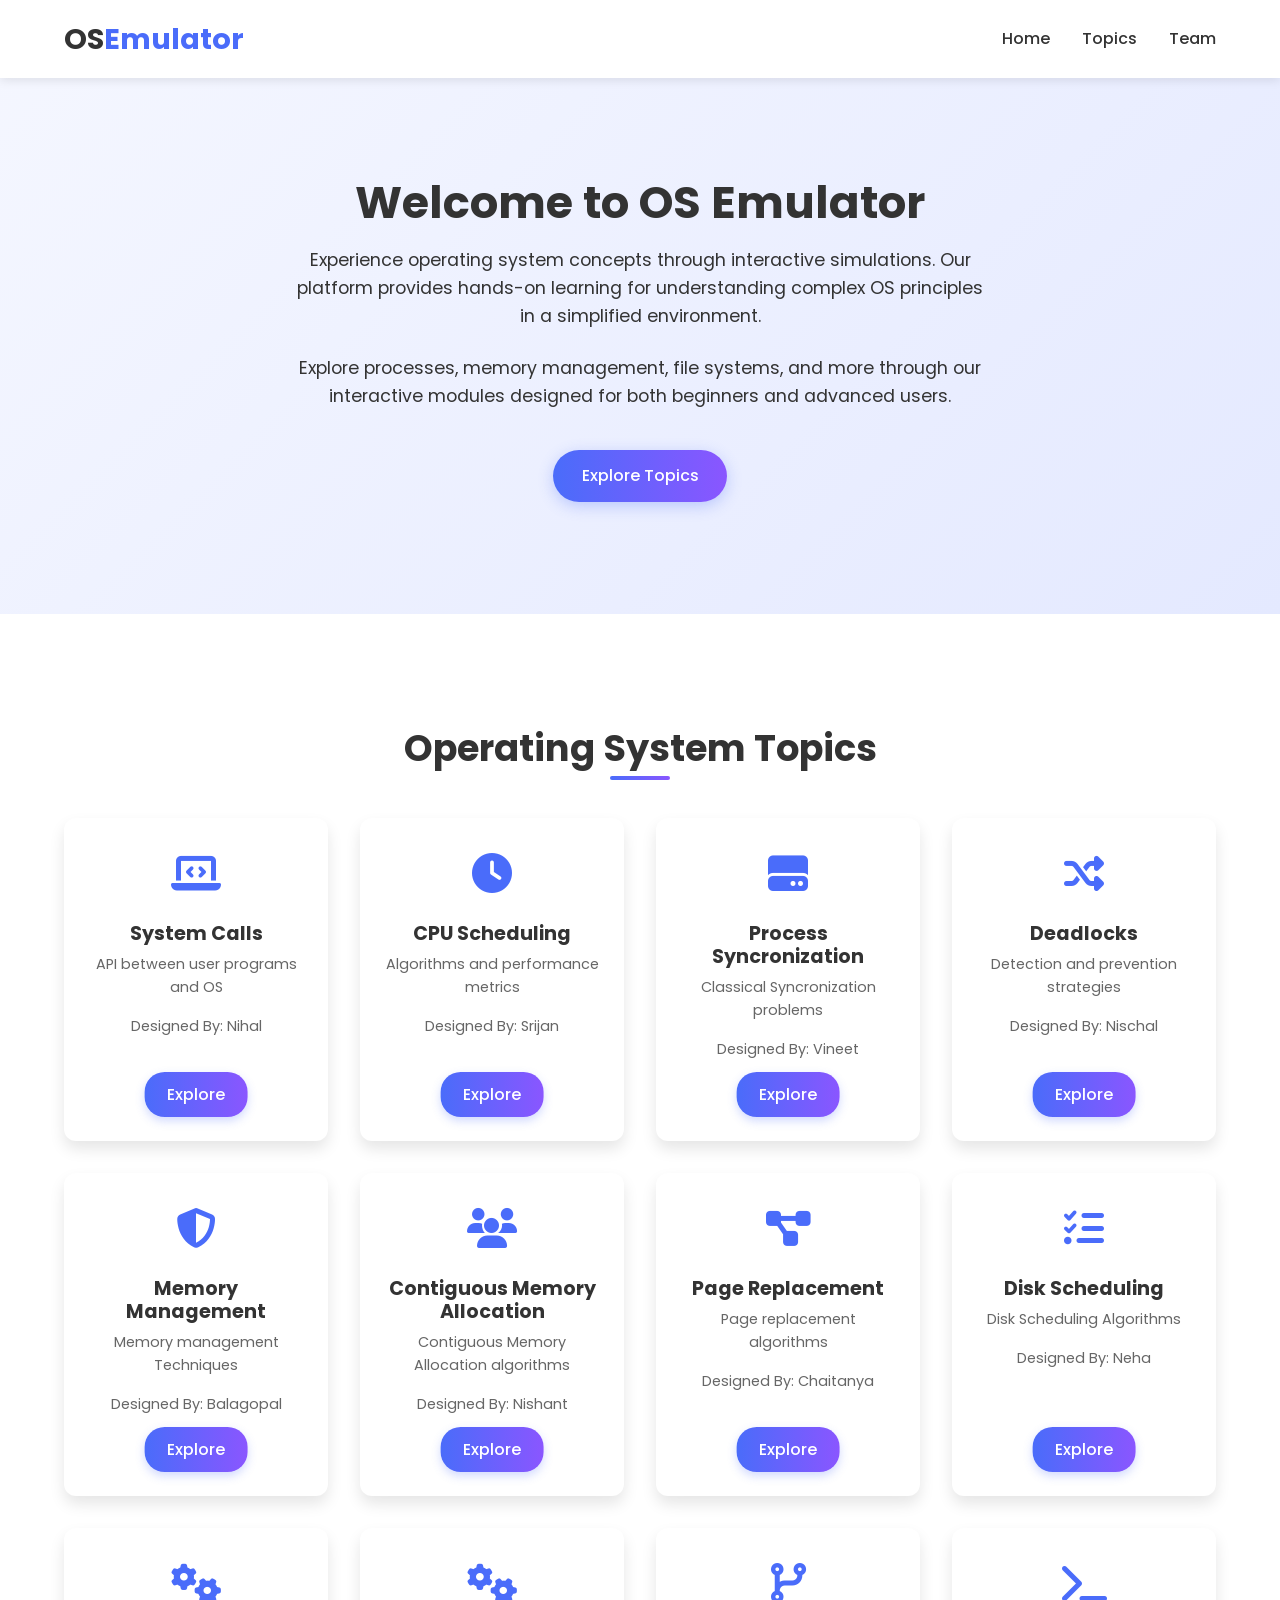
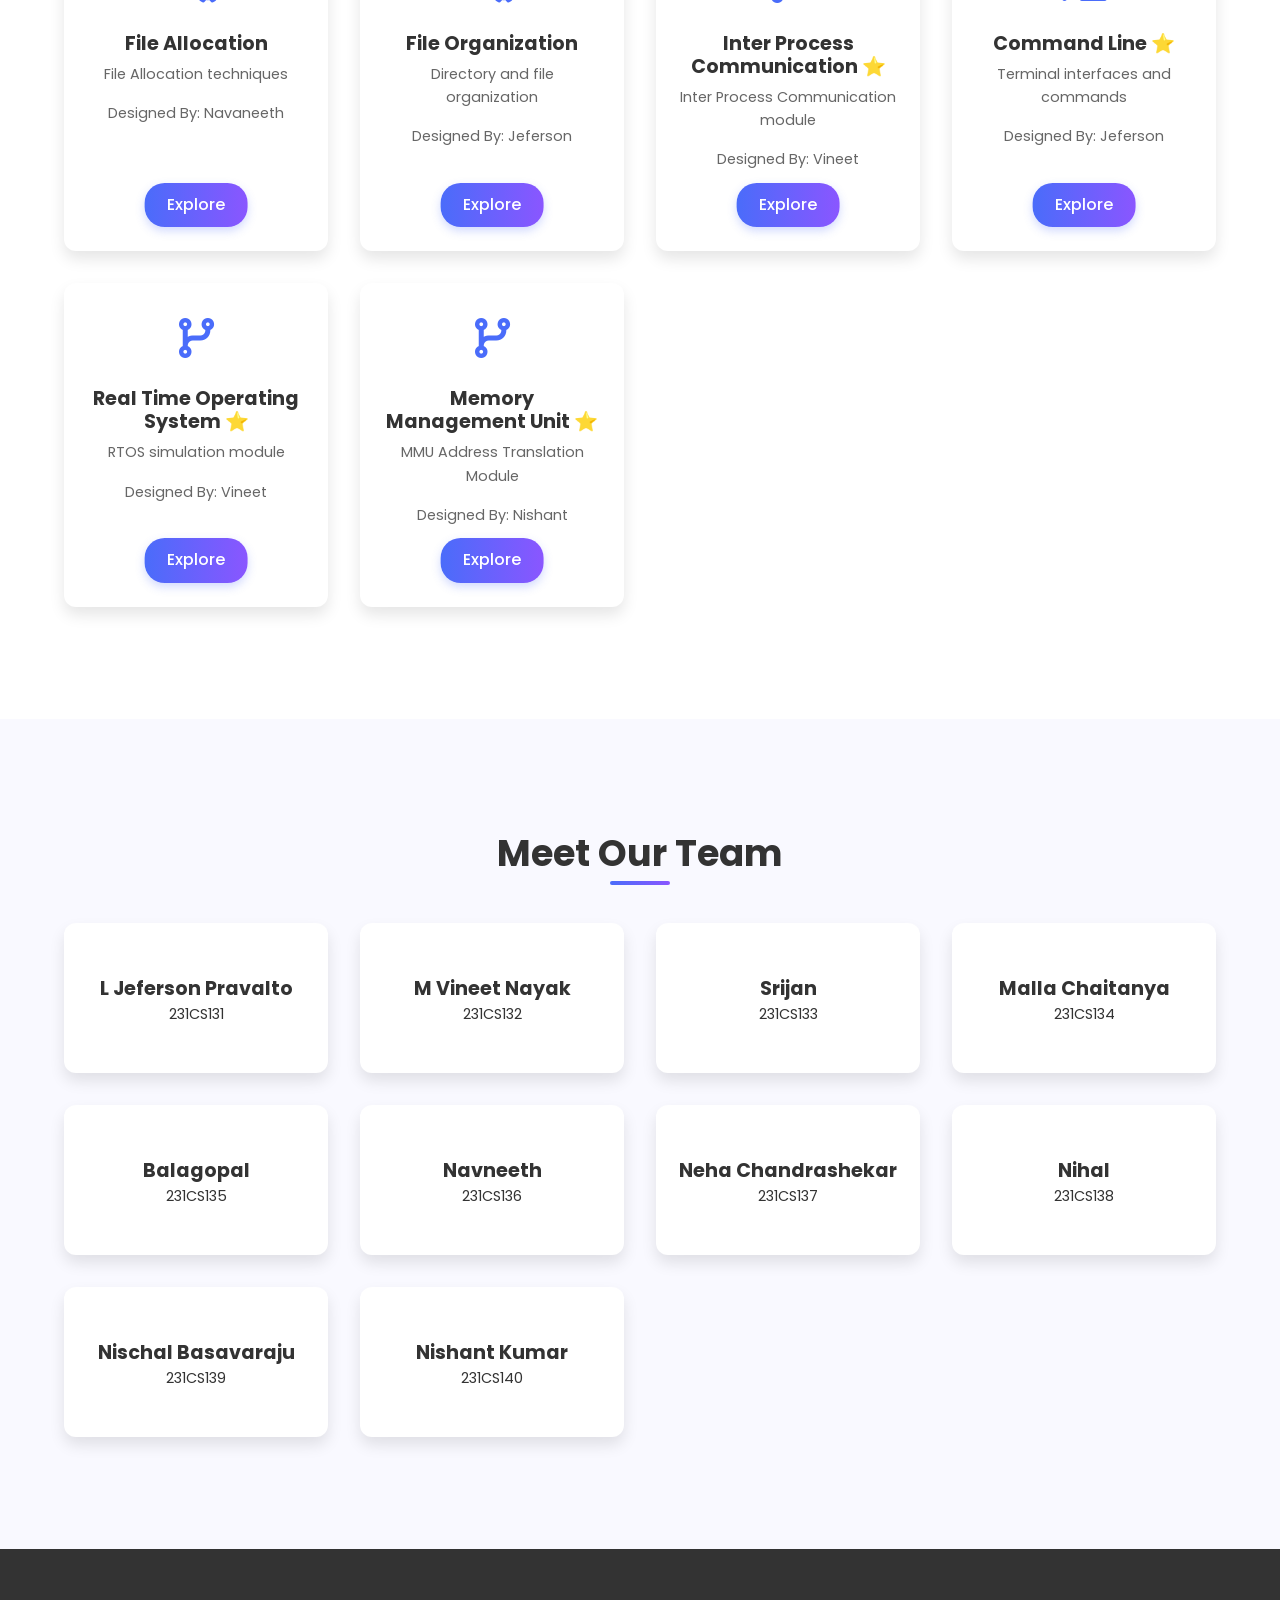
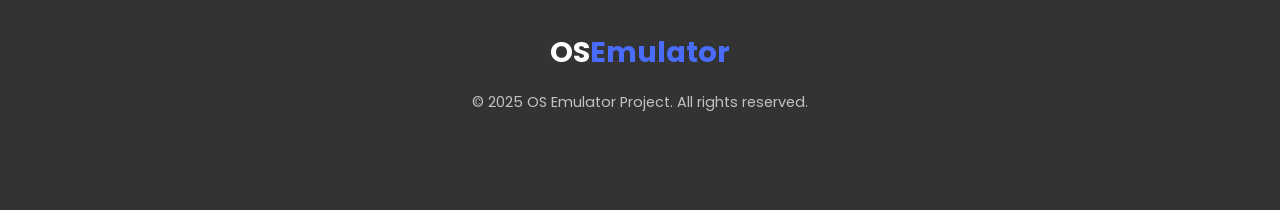
<file: index.html>
<!DOCTYPE html>
<html lang="en">
<head>
    <meta charset="UTF-8">
    <meta name="viewport" content="width=device-width, initial-scale=1.0">
    <title>OS Emulator Project</title>
    <link rel="stylesheet" href="index.css">
    <link rel="stylesheet" href="https://cdnjs.cloudflare.com/ajax/libs/font-awesome/6.4.0/css/all.min.css">
</head>
<body>
    <header>
        <nav>
            <div class="logo">OS<span>Emulator</span></div>
            <ul class="navigation">
                <li><a href="#intro">Home</a></li>
                <li><a href="#topics">Topics</a></li>
                <li><a href="#team">Team</a></li>
            </ul>
        </nav>
    </header>

    <section id="intro" class="intro-section">
        <div class="container">
            <h1>Welcome to OS Emulator</h1>
            <p>Experience operating system concepts through interactive simulations. Our platform provides hands-on learning for understanding complex OS principles in a simplified environment.</p>
            <p>Explore processes, memory management, file systems, and more through our interactive modules designed for both beginners and advanced users.</p>
            <a href="#topics" class="cta-button">Explore Topics</a>
        </div>
    </section>

    <section id="topics" class="topics-section">
        <div class="container">
            <h2>Operating System Topics</h2>
            <div class="cards-container">
                <div class="card" data-id="1">
                    <div class="card-icon"><i class="fas fa-laptop-code"></i></div>
                    <h3>System Calls</h3>
                    <p>API between user programs and OS</p>
                    <p>Designed By: Nihal</p>
                    <a href="system-calls/System Calls-os simulator.html" class="topic-button">Explore</a>
                </div>
                <div class="card" data-id="2">
                    <div class="card-icon"><i class="fas fa-clock"></i></div>
                    <h3>CPU Scheduling</h3>
                    <p>Algorithms and performance metrics</p>
                    <p>Designed By: Srijan</p>
                    <a href="process_scheduler/process_scheduler.html" class="topic-button">Explore</a>
                </div>
                <div class="card" data-id="3">
                    <div class="card-icon"><i class="fas fa-hdd"></i></div>
                    <h3>Process Syncronization</h3>
                    <p>Classical Syncronization problems</p>
                    <p>Designed By: Vineet</p>
                    <a href="process/process-syncronization.html" class="topic-button">Explore</a>
                </div>
                <div class="card" data-id="4">
                    <div class="card-icon"><i class="fas fa-random"></i></div>
                    <h3>Deadlocks</h3>
                    <p>Detection and prevention strategies</p>
                    <p>Designed By: Nischal</p>
                    <a href="deadlock/index.html" class="topic-button">Explore</a>
                </div>
                <div class="card" data-id="5">
                    <div class="card-icon"><i class="fas fa-shield-alt"></i></div>
                    <h3>Memory Management</h3>
                    <p>Memory management Techniques</p>
                    <p>Designed By: Balagopal</p>
                    <a href="memory-management/memory-management.html" class="topic-button">Explore</a>
                </div>
                <div class="card" data-id="8">
                    <div class="card-icon"><i class="fas fa-users"></i></div>
                    <h3>Contiguous Memory Allocation</h3>
                    <p>Contiguous Memory Allocation algorithms</p>
                    <p>Designed By: Nishant</p>
                    <a href="cma/info.html" class="topic-button">Explore</a>
                </div>
                <div class="card" data-id="9">
                    <div class="card-icon"><i class="fas fa-project-diagram"></i></div>
                    <h3>Page Replacement</h3>
                    <p>Page replacement algorithms</p>
                    <p>Designed By: Chaitanya</p>
                    <a href="page_replacement/pagereplacement_theory.html" class="topic-button">Explore</a>
                </div>
                <div class="card" data-id="13">
                    <div class="card-icon"><i class="fas fa-tasks"></i></div>
                    <h3>Disk Scheduling</h3>
                    <p>Disk Scheduling Algorithms</p>
                    <p>Designed By: Neha</p>
                    <a href="disk_sched/index.html" class="topic-button">Explore</a>
                </div>
                <div class="card" data-id="14">
                    <div class="card-icon"><i class="fas fa-cogs"></i></div>
                    <h3>File Allocation </h3>
                    <p>File Allocation techniques</p>
                    <p>Designed By: Navaneeth</p>
                    <a href="FileAllocation/FileAllocation.html" class="topic-button">Explore</a>
                </div>
                <div class="card" data-id="14">
                    <div class="card-icon"><i class="fas fa-cogs"></i></div>
                    <h3>File Organization </h3>
                    <p>Directory and file organization</p>
                    <p>Designed By: Jeferson</p>
                    <a href="file-dir-sim/index.html" class="topic-button">Explore</a>
                </div>
                <div class="card" data-id="12">
                    <div class="card-icon"><i class="fas fa-code-branch"></i></div>
                    <h3>Inter Process Communication ⭐️</h3>
                    <p>Inter Process Communication module</p>
                    <p>Designed By: Vineet</p>
                    <a href="inter-process-communication/ipc.html" class="topic-button">Explore</a>
                </div>
                <div class="card" data-id="10">
                    <div class="card-icon"><i class="fas fa-terminal"></i></div>
                    <h3>Command Line ⭐️</h3>
                    <p>Terminal interfaces and commands</p>
                    <p>Designed By: Jeferson</p>
                    <a href="tty-sim/term.html" class="topic-button">Explore</a>
                </div>
                <div class="card" data-id="12">
                    <div class="card-icon"><i class="fas fa-code-branch"></i></div>
                    <h3>Real Time Operating System ⭐️</h3>
                    <p>RTOS simulation module</p>
                    <p>Designed By: Vineet</p>
                    <a href="rtos/rtos.html" class="topic-button">Explore</a>
                </div>
                                <div class="card" data-id="12">
                    <div class="card-icon"><i class="fas fa-code-branch"></i></div>
                    <h3>Memory Management Unit ⭐️</h3>
                    <p>MMU Address Translation Module</p>
                    <p>Designed By: Nishant</p>
                    <a href="MMU/index.html" class="topic-button">Explore</a>
                </div>
            </div>
        </div>
    </section>

    <section id="team" class="team-section">
        <div class="container">
            <h2>Meet Our Team</h2>
            <div class="team-container">
                <div class="team-member">
                    <h3>L Jeferson Pravalto</h3>
                    <p>231CS131</p>
                </div>
                <div class="team-member">
                    <h3>M Vineet Nayak</h3>
                    <p>231CS132</p>
                </div>
                <div class="team-member">
                    <h3>Srijan</h3>
                    <p>231CS133</p>
                </div>
                <div class="team-member">
                    <h3>Malla Chaitanya</h3>
                    <p>231CS134</p>
                </div>
                <div class="team-member">
                    <h3>Balagopal</h3>
                    <p>231CS135</p>
                </div>
                <div class="team-member">
                    <h3>Navneeth</h3>
                    <p>231CS136</p>
                </div>
                <div class="team-member">
                    <h3>Neha Chandrashekar</h3>
                    <p>231CS137</p>
                </div>
                <div class="team-member">
                    <h3>Nihal</h3>
                    <p>231CS138</p>
                </div>
                <div class="team-member">
                    <h3>Nischal Basavaraju</h3>
                    <p>231CS139</p>
                </div>
                <div class="team-member">
                    <h3>Nishant Kumar</h3>
                    <p>231CS140</p>
                </div>
            </div>
        </div>
    </section>

    <footer>
        <div class="container">
            <div class="footer-content">
                <div class="logo">OS<span>Emulator</span></div>
                <p>&copy; 2025 OS Emulator Project. All rights reserved.</p>
            </div>
        </div>
    </footer>

    <script src="index.js"></script>
</body>
</html>
</file>
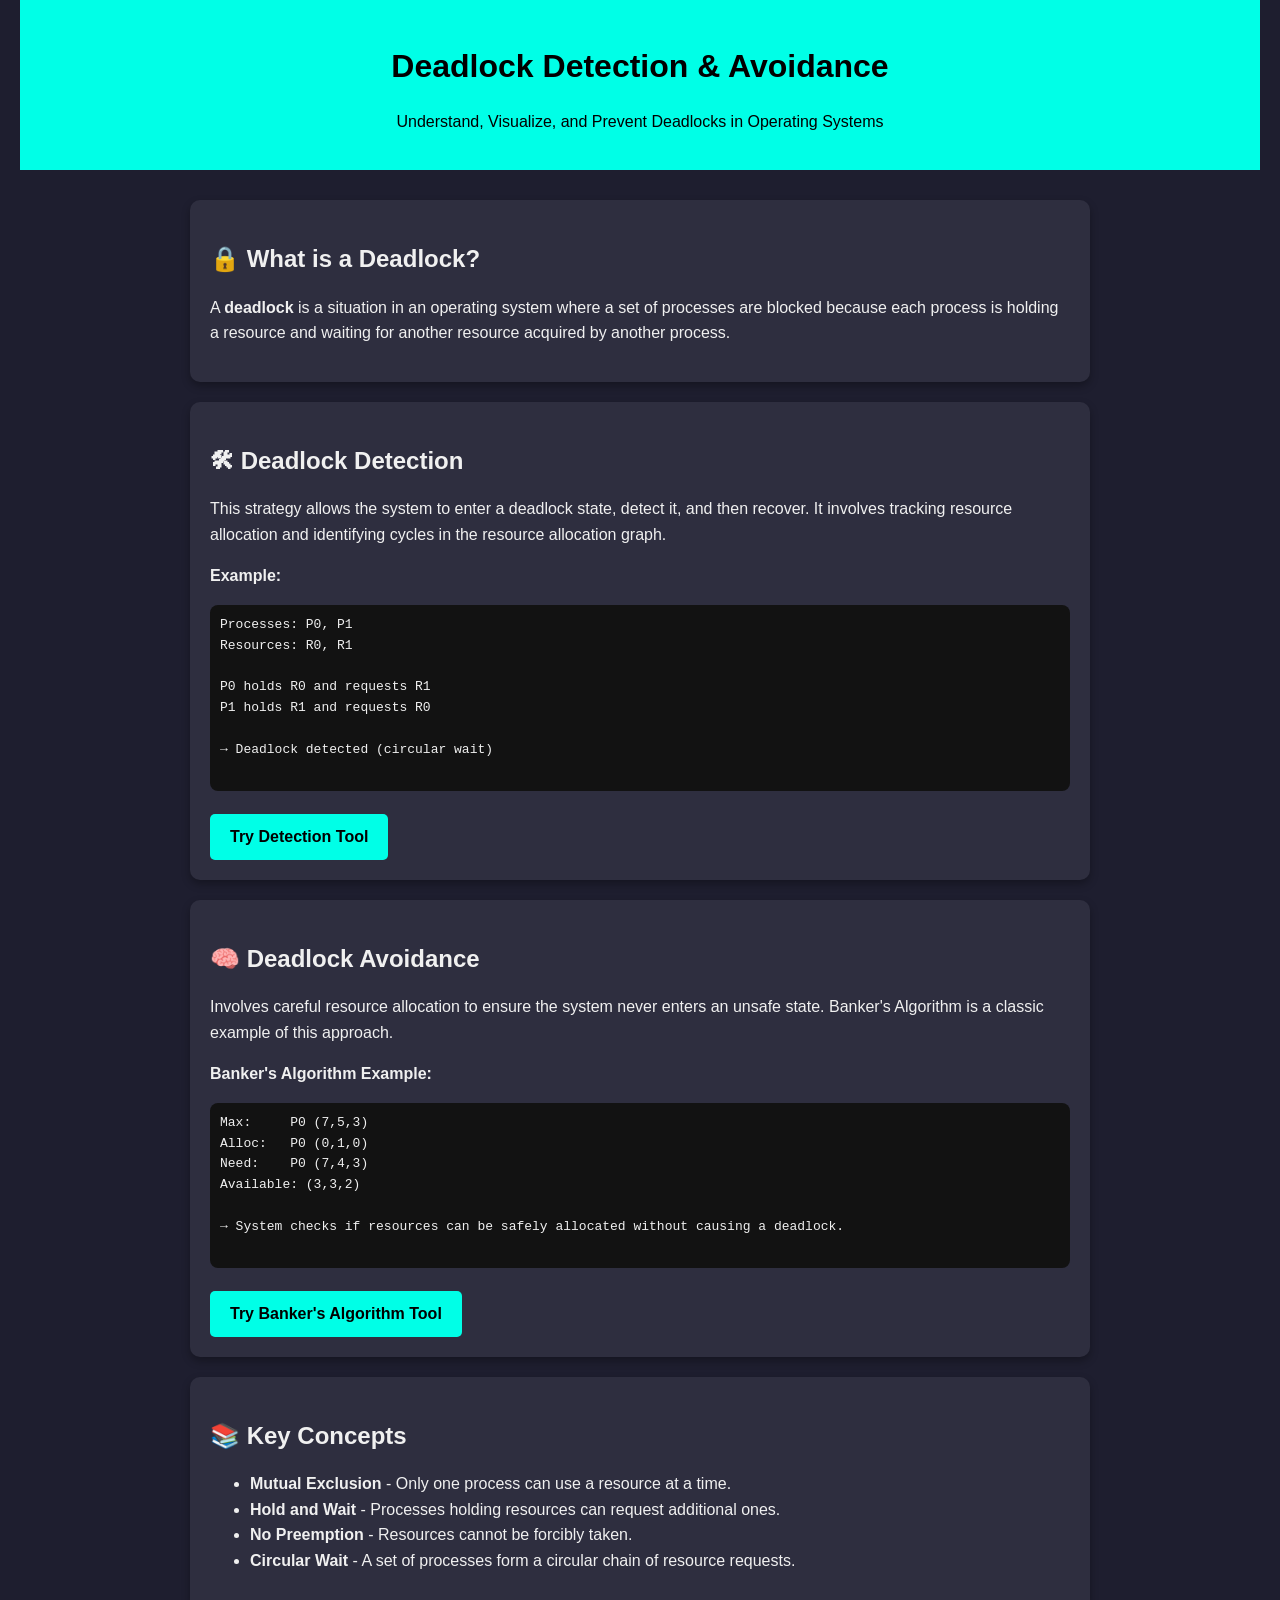
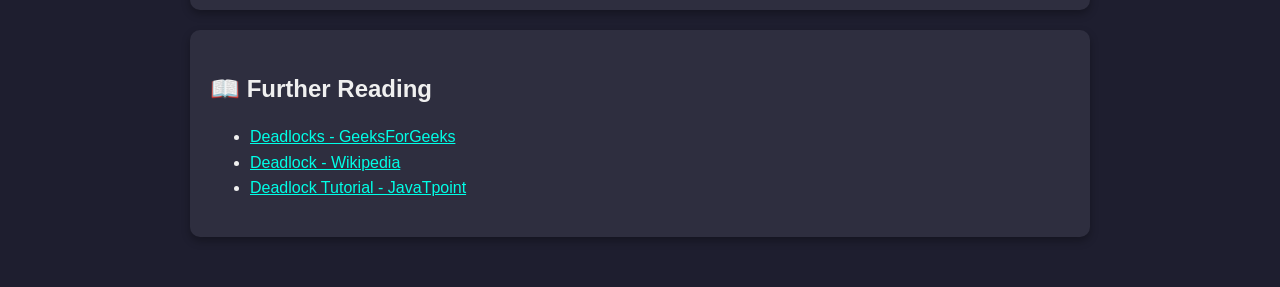
<file: deadlock/index.html>
<!DOCTYPE html>
<html lang="en">
<head>
  <meta charset="UTF-8" />
  <meta name="viewport" content="width=device-width, initial-scale=1.0"/>
  <title>Deadlock Detection & Avoidance</title>
  <style>
    * {
      box-sizing: border-box;
    }
    body {
      margin: 0;
      font-family: 'Segoe UI', sans-serif;
      background-color: #1e1e2f;
      color: #f0f0f0;
      line-height: 1.6;
      padding: 0 20px;
    }
    header {
      background: #00ffe7;
      color: #000;
      padding: 20px 0;
      text-align: center;
    }
    h1, h2 {
      margin-bottom: 10px;
    }
    section {
      padding: 30px 0;
      max-width: 900px;
      margin: auto;
    }
    .card {
      background-color: #2e2e3f;
      padding: 20px;
      border-radius: 10px;
      margin-bottom: 20px;
      box-shadow: 0 4px 8px rgba(0,0,0,0.3);
    }
    code {
      background-color: #000;
      padding: 2px 6px;
      border-radius: 4px;
      color: #00ffe7;
    }
    pre {
      background-color: #121212;
      padding: 10px;
      border-radius: 8px;
      overflow-x: auto;
    }
    a.button {
      display: inline-block;
      margin-top: 10px;
      padding: 10px 20px;
      background-color: #00ffe7;
      color: #000;
      border-radius: 5px;
      text-decoration: none;
      font-weight: bold;
    }
    @media (max-width: 600px) {
      body {
        padding: 0 10px;
      }
      h1 {
        font-size: 1.5em;
      }
    }
  </style>
</head>
<body>

  <header>
    <h1>Deadlock Detection & Avoidance</h1>
    <p>Understand, Visualize, and Prevent Deadlocks in Operating Systems</p>
  </header>

  <section>
    <div class="card">
      <h2>🔒 What is a Deadlock?</h2>
      <p>A <strong>deadlock</strong> is a situation in an operating system where a set of processes are blocked because each process is holding a resource and waiting for another resource acquired by another process.</p>
    </div>

    <div class="card">
      <h2>🛠 Deadlock Detection</h2>
      <p>This strategy allows the system to enter a deadlock state, detect it, and then recover. It involves tracking resource allocation and identifying cycles in the resource allocation graph.</p>
      <p><strong>Example:</strong></p>
      <pre>
Processes: P0, P1
Resources: R0, R1

P0 holds R0 and requests R1
P1 holds R1 and requests R0

→ Deadlock detected (circular wait)
      </pre>
      <a class="button" href="deadlock_detection.html">Try Detection Tool</a>
    </div>

    <div class="card">
      <h2>🧠 Deadlock Avoidance</h2>
      <p>Involves careful resource allocation to ensure the system never enters an unsafe state. Banker's Algorithm is a classic example of this approach.</p>
      <p><strong>Banker's Algorithm Example:</strong></p>
      <pre>
Max:     P0 (7,5,3)
Alloc:   P0 (0,1,0)
Need:    P0 (7,4,3)
Available: (3,3,2)

→ System checks if resources can be safely allocated without causing a deadlock.
      </pre>
      <a class="button" href="deadlock_avoidance.html">Try Banker's Algorithm Tool</a>
    </div>

    <div class="card">
      <h2>📚 Key Concepts</h2>
      <ul>
        <li><strong>Mutual Exclusion</strong> - Only one process can use a resource at a time.</li>
        <li><strong>Hold and Wait</strong> - Processes holding resources can request additional ones.</li>
        <li><strong>No Preemption</strong> - Resources cannot be forcibly taken.</li>
        <li><strong>Circular Wait</strong> - A set of processes form a circular chain of resource requests.</li>
      </ul>
    </div>

    <div class="card">
      <h2>📖 Further Reading</h2>
      <ul>
        <li><a href="https://www.geeksforgeeks.org/deadlock-in-operating-system/" target="_blank" style="color: #00ffe7;">Deadlocks - GeeksForGeeks</a></li>
        <li><a href="https://en.wikipedia.org/wiki/Deadlock" target="_blank" style="color: #00ffe7;">Deadlock - Wikipedia</a></li>
        <li><a href="https://www.javatpoint.com/os-deadlock" target="_blank" style="color: #00ffe7;">Deadlock Tutorial - JavaTpoint</a></li>
      </ul>
    </div>
  </section>

</body>
</html>
</file>
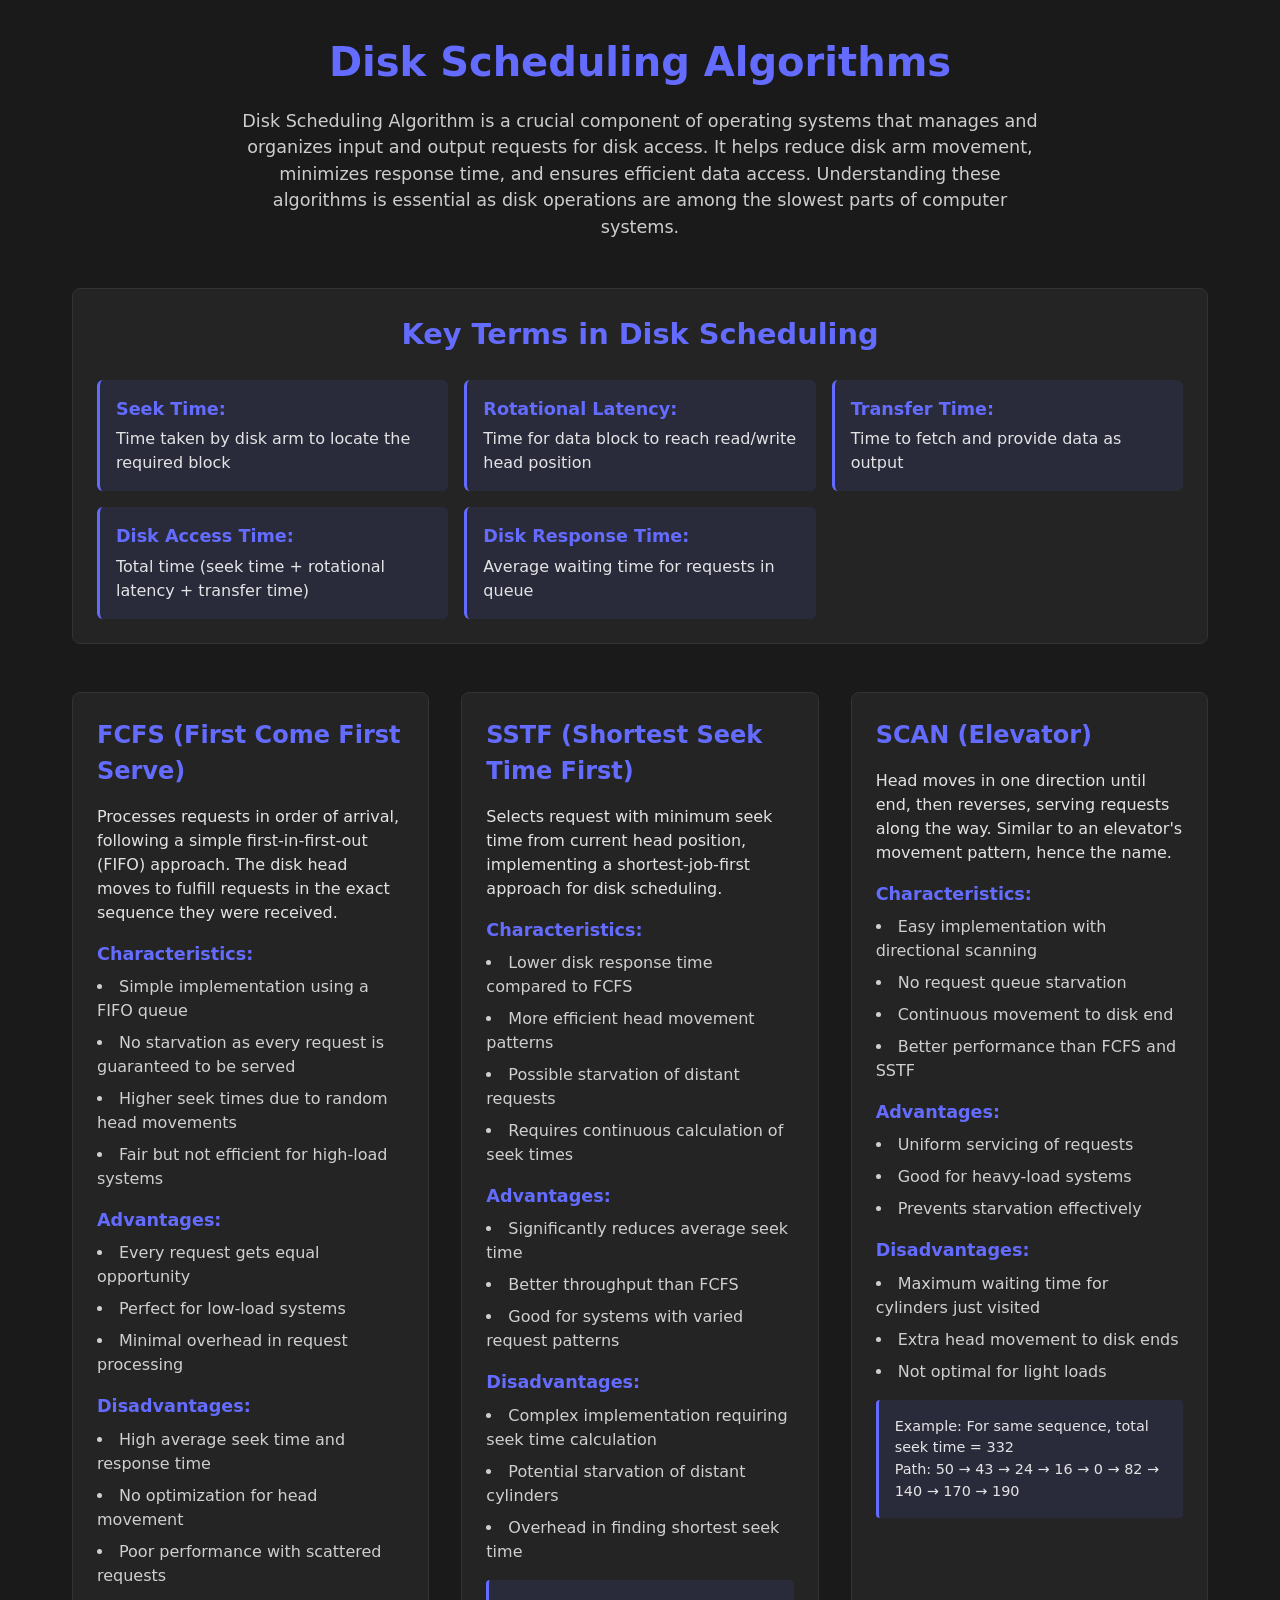
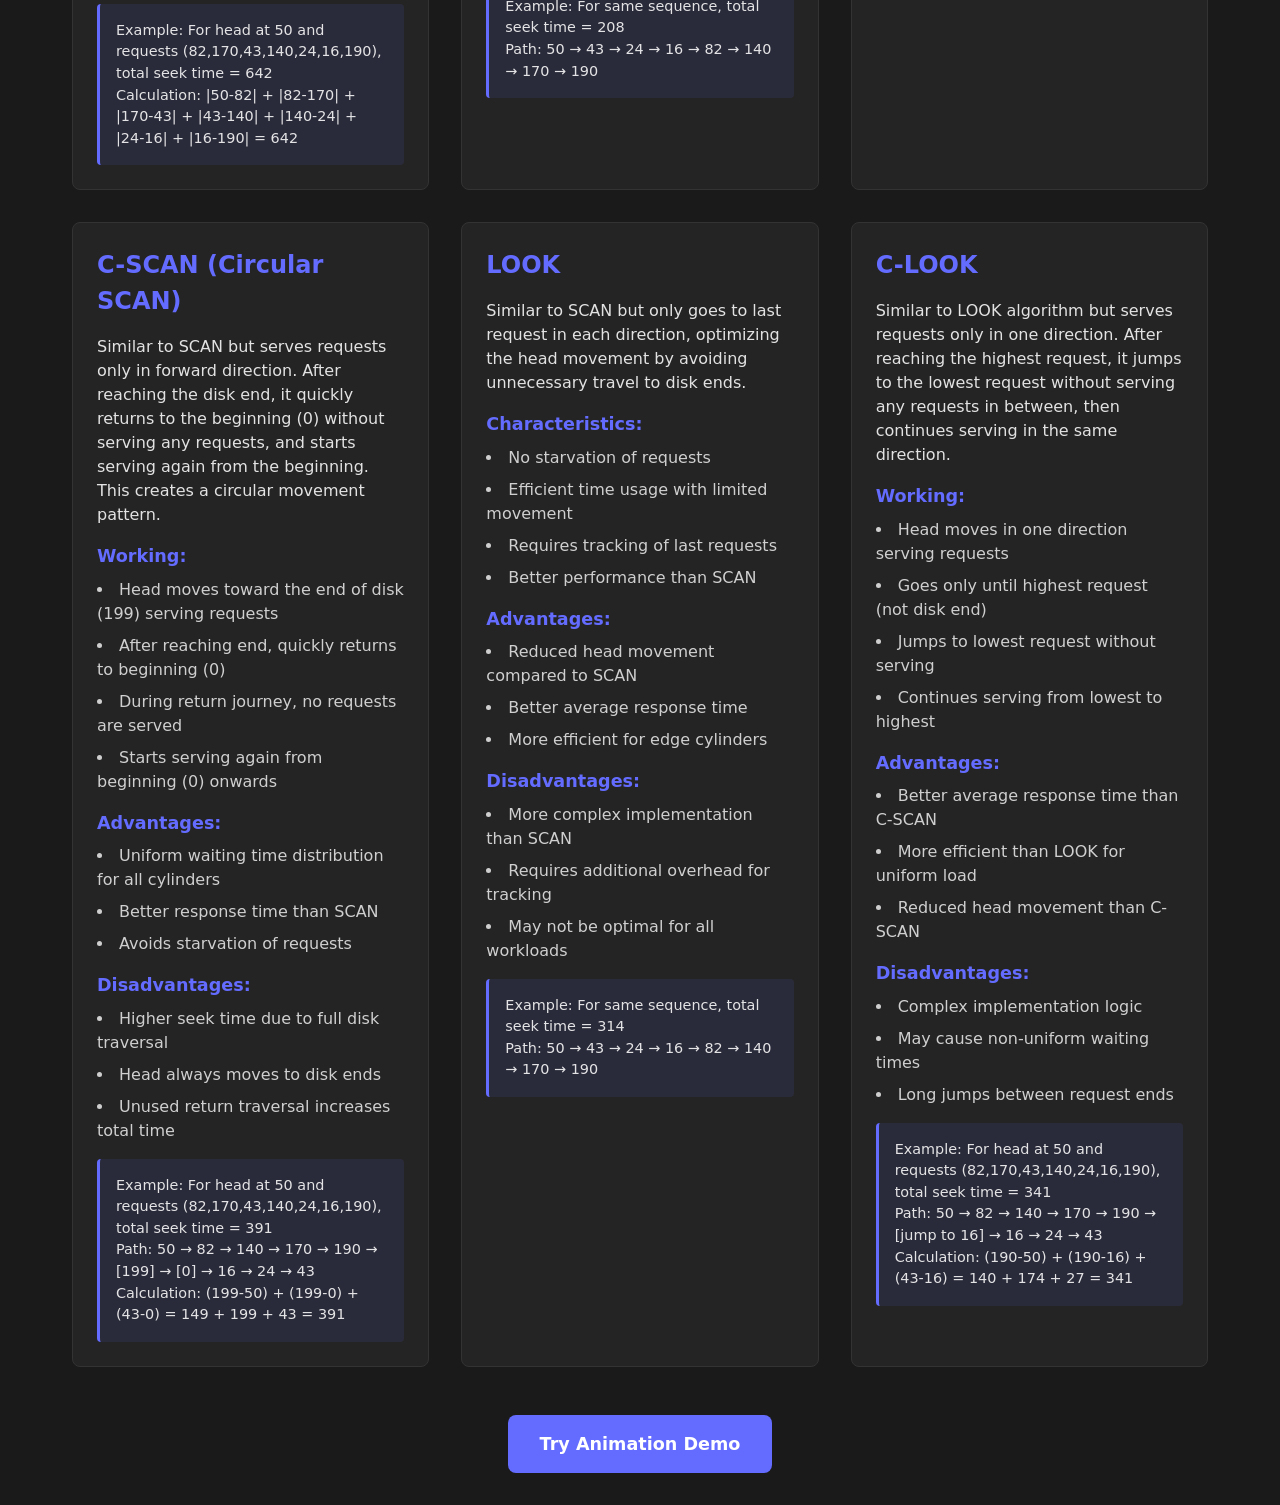
<file: disk_sched/index.html>
<!DOCTYPE html>
<html lang="en">
<head>
    <meta charset="UTF-8">
    <meta name="viewport" content="width=device-width, initial-scale=1.0">
    <title>Disk Scheduling Algorithms</title>
    <link rel="stylesheet" href="style.css">
</head>
<body>
    <div class="container">
        <header>
            <h1>Disk Scheduling Algorithms</h1>
            <p class="intro">
                Disk Scheduling Algorithm is a crucial component of operating systems that manages and organizes input and output requests for disk access. 
                It helps reduce disk arm movement, minimizes response time, and ensures efficient data access. 
                Understanding these algorithms is essential as disk operations are among the slowest parts of computer systems.
            </p>
        </header>

        <div class="key-terms">
            <h2>Key Terms in Disk Scheduling</h2>
            <ul>
                <li><strong>Seek Time:</strong> Time taken by disk arm to locate the required block</li>
                <li><strong>Rotational Latency:</strong> Time for data block to reach read/write head position</li>
                <li><strong>Transfer Time:</strong> Time to fetch and provide data as output</li>
                <li><strong>Disk Access Time:</strong> Total time (seek time + rotational latency + transfer time)</li>
                <li><strong>Disk Response Time:</strong> Average waiting time for requests in queue</li>
            </ul>
        </div>

        <div class="algorithms-grid">
            <div class="algorithm-card">
                <h2>FCFS (First Come First Serve)</h2>
                <div class="card-content">
                    <p>Processes requests in order of arrival, following a simple first-in-first-out (FIFO) approach. The disk head moves to fulfill requests in the exact sequence they were received.</p>
                    <h3>Characteristics:</h3>
                    <ul>
                        <li>Simple implementation using a FIFO queue</li>
                        <li>No starvation as every request is guaranteed to be served</li>
                        <li>Higher seek times due to random head movements</li>
                        <li>Fair but not efficient for high-load systems</li>
                    </ul>
                    <h3>Advantages:</h3>
                    <ul>
                        <li>Every request gets equal opportunity</li>
                        <li>Perfect for low-load systems</li>
                        <li>Minimal overhead in request processing</li>
                    </ul>
                    <h3>Disadvantages:</h3>
                    <ul>
                        <li>High average seek time and response time</li>
                        <li>No optimization for head movement</li>
                        <li>Poor performance with scattered requests</li>
                    </ul>
                    <div class="example">
                        Example: For head at 50 and requests (82,170,43,140,24,16,190), total seek time = 642<br>
                        Calculation: |50-82| + |82-170| + |170-43| + |43-140| + |140-24| + |24-16| + |16-190| = 642
                    </div>
                </div>
            </div>

            <div class="algorithm-card">
                <h2>SSTF (Shortest Seek Time First)</h2>
                <div class="card-content">
                    <p>Selects request with minimum seek time from current head position, implementing a shortest-job-first approach for disk scheduling.</p>
                    <h3>Characteristics:</h3>
                    <ul>
                        <li>Lower disk response time compared to FCFS</li>
                        <li>More efficient head movement patterns</li>
                        <li>Possible starvation of distant requests</li>
                        <li>Requires continuous calculation of seek times</li>
                    </ul>
                    <h3>Advantages:</h3>
                    <ul>
                        <li>Significantly reduces average seek time</li>
                        <li>Better throughput than FCFS</li>
                        <li>Good for systems with varied request patterns</li>
                    </ul>
                    <h3>Disadvantages:</h3>
                    <ul>
                        <li>Complex implementation requiring seek time calculation</li>
                        <li>Potential starvation of distant cylinders</li>
                        <li>Overhead in finding shortest seek time</li>
                    </ul>
                    <div class="example">
                        Example: For same sequence, total seek time = 208<br>
                        Path: 50 → 43 → 24 → 16 → 82 → 140 → 170 → 190
                    </div>
                </div>
            </div>

            <div class="algorithm-card">
                <h2>SCAN (Elevator)</h2>
                <div class="card-content">
                    <p>Head moves in one direction until end, then reverses, serving requests along the way. Similar to an elevator's movement pattern, hence the name.</p>
                    <h3>Characteristics:</h3>
                    <ul>
                        <li>Easy implementation with directional scanning</li>
                        <li>No request queue starvation</li>
                        <li>Continuous movement to disk end</li>
                        <li>Better performance than FCFS and SSTF</li>
                    </ul>
                    <h3>Advantages:</h3>
                    <ul>
                        <li>Uniform servicing of requests</li>
                        <li>Good for heavy-load systems</li>
                        <li>Prevents starvation effectively</li>
                    </ul>
                    <h3>Disadvantages:</h3>
                    <ul>
                        <li>Maximum waiting time for cylinders just visited</li>
                        <li>Extra head movement to disk ends</li>
                        <li>Not optimal for light loads</li>
                    </ul>
                    <div class="example">
                        Example: For same sequence, total seek time = 332<br>
                        Path: 50 → 43 → 24 → 16 → 0 → 82 → 140 → 170 → 190
                    </div>
                </div>
            </div>

            <div class="algorithm-card">
                <h2>C-SCAN (Circular SCAN)</h2>
                <div class="card-content">
                    <p>Similar to SCAN but serves requests only in forward direction. After reaching the disk end, it quickly returns to the beginning (0) without serving any requests, and starts serving again from the beginning. This creates a circular movement pattern.</p>
                    <h3>Working:</h3>
                    <ul>
                        <li>Head moves toward the end of disk (199) serving requests</li>
                        <li>After reaching end, quickly returns to beginning (0)</li>
                        <li>During return journey, no requests are served</li>
                        <li>Starts serving again from beginning (0) onwards</li>
                    </ul>
                    <h3>Advantages:</h3>
                    <ul>
                        <li>Uniform waiting time distribution for all cylinders</li>
                        <li>Better response time than SCAN</li>
                        <li>Avoids starvation of requests</li>
                    </ul>
                    <h3>Disadvantages:</h3>
                    <ul>
                        <li>Higher seek time due to full disk traversal</li>
                        <li>Head always moves to disk ends</li>
                        <li>Unused return traversal increases total time</li>
                    </ul>
                    <div class="example">
                        Example: For head at 50 and requests (82,170,43,140,24,16,190), total seek time = 391<br>
                        Path: 50 → 82 → 140 → 170 → 190 → [199] → [0] → 16 → 24 → 43<br>
                        Calculation: (199-50) + (199-0) + (43-0) = 149 + 199 + 43 = 391
                    </div>
                </div>
            </div>

            <div class="algorithm-card">
                <h2>LOOK</h2>
                <div class="card-content">
                    <p>Similar to SCAN but only goes to last request in each direction, optimizing the head movement by avoiding unnecessary travel to disk ends.</p>
                    <h3>Characteristics:</h3>
                    <ul>
                        <li>No starvation of requests</li>
                        <li>Efficient time usage with limited movement</li>
                        <li>Requires tracking of last requests</li>
                        <li>Better performance than SCAN</li>
                    </ul>
                    <h3>Advantages:</h3>
                    <ul>
                        <li>Reduced head movement compared to SCAN</li>
                        <li>Better average response time</li>
                        <li>More efficient for edge cylinders</li>
                    </ul>
                    <h3>Disadvantages:</h3>
                    <ul>
                        <li>More complex implementation than SCAN</li>
                        <li>Requires additional overhead for tracking</li>
                        <li>May not be optimal for all workloads</li>
                    </ul>
                    <div class="example">
                        Example: For same sequence, total seek time = 314<br>
                        Path: 50 → 43 → 24 → 16 → 82 → 140 → 170 → 190
                    </div>
                </div>
            </div>

            <div class="algorithm-card">
                <h2>C-LOOK</h2>
                <div class="card-content">
                    <p>Similar to LOOK algorithm but serves requests only in one direction. After reaching the highest request, it jumps to the lowest request without serving any requests in between, then continues serving in the same direction.</p>
                    <h3>Working:</h3>
                    <ul>
                        <li>Head moves in one direction serving requests</li>
                        <li>Goes only until highest request (not disk end)</li>
                        <li>Jumps to lowest request without serving</li>
                        <li>Continues serving from lowest to highest</li>
                    </ul>
                    <h3>Advantages:</h3>
                    <ul>
                        <li>Better average response time than C-SCAN</li>
                        <li>More efficient than LOOK for uniform load</li>
                        <li>Reduced head movement than C-SCAN</li>
                    </ul>
                    <h3>Disadvantages:</h3>
                    <ul>
                        <li>Complex implementation logic</li>
                        <li>May cause non-uniform waiting times</li>
                        <li>Long jumps between request ends</li>
                    </ul>
                    <div class="example">
                        Example: For head at 50 and requests (82,170,43,140,24,16,190), total seek time = 341<br>
                        Path: 50 → 82 → 140 → 170 → 190 → [jump to 16] → 16 → 24 → 43<br>
                        Calculation: (190-50) + (190-16) + (43-16) = 140 + 174 + 27 = 341
                    </div>
                </div>
            </div>
        </div>

        <div class="action-container">
            <a href="disksched.html" class="animate-button">Try Animation Demo</a>
        </div>
    </div>
</body>
</html>
</file>
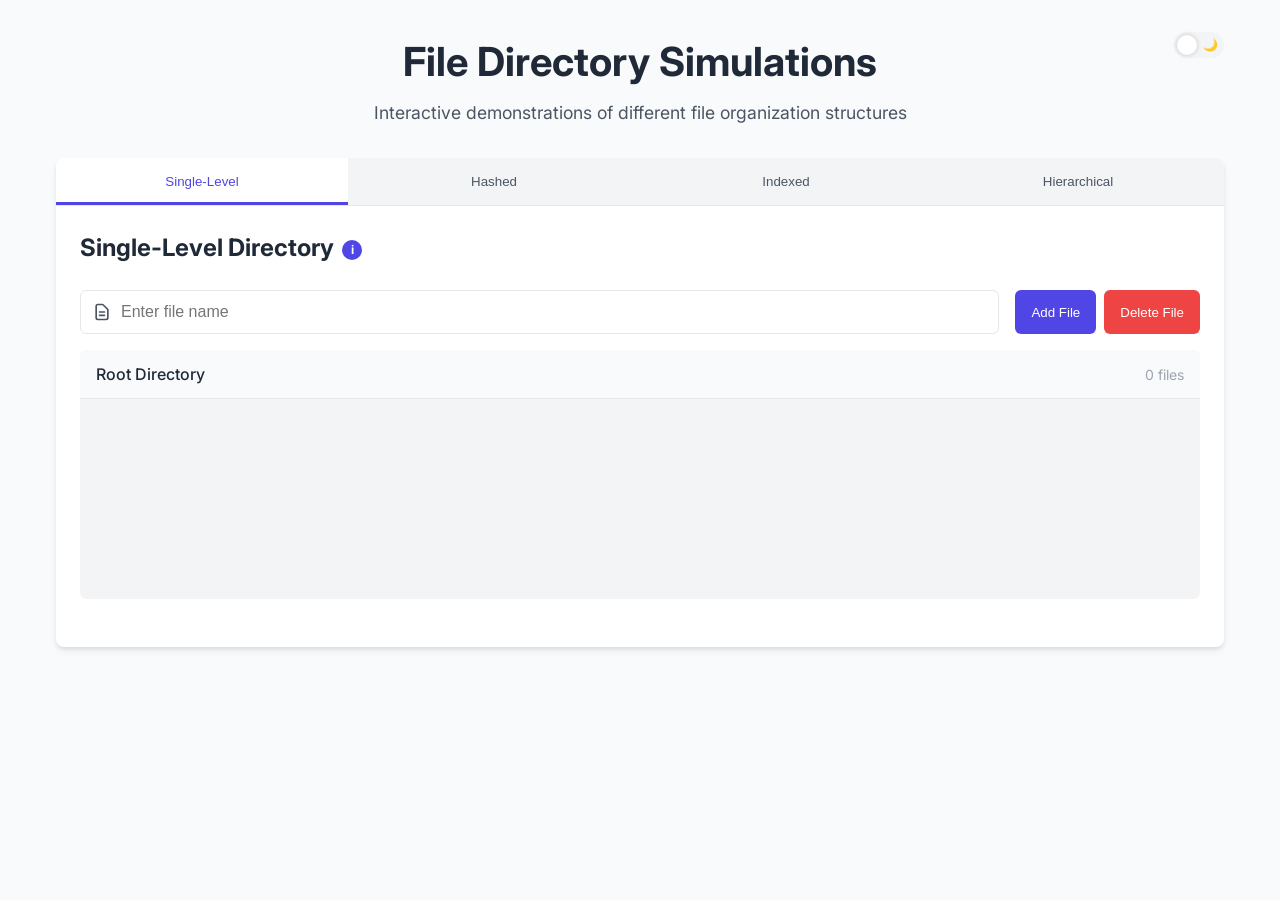
<file: file-dir-sim/index.html>
<!DOCTYPE html>
<html lang="en">
<head>
    <meta charset="UTF-8">
    <meta name="viewport" content="width=device-width, initial-scale=1.0">
    <title>File Directory Simulations</title>
    <link rel="stylesheet" href="styles.css">
    <link rel="stylesheet" href="https://fonts.googleapis.com/css2?family=Inter:wght@300;400;500;600;700&display=swap">
</head>
<body>
    <div class="app-container">
        <header class="app-header">
            <h1>File Directory Simulations</h1>
            <p class="subtitle">Interactive demonstrations of different file organization structures</p>
            <div class="theme-toggle">
                <input type="checkbox" id="theme-switch" class="theme-switch">
                <label for="theme-switch" class="theme-switch-label">
                    <span class="theme-switch-icon"></span>
                </label>
            </div>
        </header>

        <div class="tabs">
            <div class="tab-buttons">
                <button class="tab-button active" data-tab="single">Single-Level</button>
                <button class="tab-button" data-tab="hashed">Hashed</button>
                <button class="tab-button" data-tab="indexed">Indexed</button>
                <button class="tab-button" data-tab="hierarchical">Hierarchical</button>
            </div>

            <!-- Single-Level Directory -->
            <div class="tab-content active" id="single-tab">
                <div class="simulation-section">
                    <div class="section-header">
                        <h2>Single-Level Directory</h2>
                        <div class="info-tooltip">
                            <span class="info-icon">i</span>
                            <div class="tooltip-content">
                                A single-level directory structure is the simplest form of file organization where all files are contained in the same directory without any subdirectories.
                            </div>
                        </div>
                    </div>
                    
                    <div class="simulation-panel">
                        <div class="input-group">
                            <div class="input-wrapper">
                                <input type="text" id="single-input" placeholder="Enter file name">
                                <span class="input-icon file-icon"></span>
                            </div>
                            <div class="button-group">
                                <button class="btn btn-primary" id="single-add-btn">Add File</button>
                                <button class="btn btn-danger" id="single-delete-btn">Delete File</button>
                            </div>
                        </div>
                        
                        <div class="notification" id="single-notification">
                            <span class="notification-message"></span>
                            <button class="notification-close">&times;</button>
                        </div>
                        
                        <div class="directory-display">
                            <div class="directory-header">
                                <h3>Root Directory</h3>
                                <span class="file-count" id="single-count">0 files</span>
                            </div>
                            <div class="files-container" id="single-display">
                                <div class="empty-state" id="single-empty">
                                    <div class="empty-icon"></div>
                                    <p>No files yet. Add your first file above.</p>
                                </div>
                            </div>
                        </div>
                    </div>
                </div>
            </div>

            <!-- Hashed Directory -->
            <div class="tab-content" id="hashed-tab">
                <div class="simulation-section">
                    <div class="section-header">
                        <h2>Hashed Directory</h2>
                        <div class="info-tooltip">
                            <span class="info-icon">i</span>
                            <div class="tooltip-content">
                                A hashed directory structure uses a hash function on the file name to determine the directory or bucket where the file is stored, allowing for efficient file retrieval.
                            </div>
                        </div>
                    </div>
                    
                    <div class="simulation-panel">
                        <div class="input-group">
                            <div class="input-wrapper">
                                <input type="text" id="hashed-input" placeholder="Enter file name">
                                <span class="input-icon file-icon"></span>
                            </div>
                            <div class="button-group">
                                <button class="btn btn-primary" id="hashed-add-btn">Add File</button>
                                <button class="btn btn-danger" id="hashed-delete-btn">Delete File</button>
                            </div>
                        </div>
                        
                        <div class="hash-info" id="hash-info">
                            <span>Hash value: <b id="hash-value">-</b> (Bucket: <b id="hash-bucket">-</b>)</span>
                        </div>
                        
                        <div class="notification" id="hashed-notification">
                            <span class="notification-message"></span>
                            <button class="notification-close">&times;</button>
                        </div>
                        
                        <div class="directory-display">
                            <div class="directory-header">
                                <h3>Hashed Buckets</h3>
                            </div>
                            <div class="buckets-container" id="hashed-display"></div>
                        </div>
                    </div>
                </div>
            </div>

            <!-- Indexed Directory -->
            <div class="tab-content" id="indexed-tab">
                <div class="simulation-section">
                    <div class="section-header">
                        <h2>Indexed Directory</h2>
                        <div class="info-tooltip">
                            <span class="info-icon">i</span>
                            <div class="tooltip-content">
                                An indexed directory structure uses an index or a table to keep track of file locations, enabling quick access to files by their index.
                            </div>
                        </div>
                    </div>
                    
                    <div class="simulation-panel">
                        <div class="input-group">
                            <div class="input-wrapper">
                                <input type="text" id="indexed-input" placeholder="Enter file name">
                                <span class="input-icon file-icon"></span>
                            </div>
                            <div class="button-group">
                                <button class="btn btn-primary" id="indexed-add-btn">Add File</button>
                                <button class="btn btn-danger" id="indexed-delete-btn">Delete File</button>
                            </div>
                        </div>
                        
                        <div class="notification" id="indexed-notification">
                            <span class="notification-message"></span>
                            <button class="notification-close">&times;</button>
                        </div>
                        
                        <div class="directory-display">
                            <div class="directory-header">
                                <h3>File Index Table</h3>
                                <div class="search-container">
                                    <input type="text" id="indexed-search" placeholder="Search files...">
                                    <span class="search-icon"></span>
                                </div>
                            </div>
                            <div class="table-container">
                                <table id="indexed-display">
                                    <thead>
                                        <tr>
                                            <th>Index</th>
                                            <th>File Name</th>
                                            <th>Actions</th>
                                        </tr>
                                    </thead>
                                    <tbody>
                                        <!-- Table rows will be added here by JavaScript -->
                                    </tbody>
                                </table>
                                <div class="empty-state" id="indexed-empty">
                                    <div class="empty-icon"></div>
                                    <p>No files yet. Add your first file above.</p>
                                </div>
                            </div>
                        </div>
                    </div>
                </div>
            </div>

            <!-- Hierarchical Directory -->
            <div class="tab-content" id="hierarchical-tab">
                <div class="simulation-section">
                    <div class="section-header">
                        <h2>Hierarchical Directory</h2>
                        <div class="info-tooltip">
                            <span class="info-icon">i</span>
                            <div class="tooltip-content">
                                A hierarchical directory structure organizes files and directories in a tree-like structure, allowing for multiple levels of subdirectories.
                            </div>
                        </div>
                    </div>
                    
                    <div class="simulation-panel">
                        <div class="input-group">
                            <div class="input-wrapper">
                                <input type="text" id="hierarchical-input" placeholder="Enter path (e.g., documents/work/report.txt)">
                                <span class="input-icon folder-icon"></span>
                            </div>
                            <div class="button-group">
                                <button class="btn btn-primary" id="hierarchical-file-btn">Add File</button>
                                <button class="btn btn-secondary" id="hierarchical-folder-btn">Add Folder</button>
                                <button class="btn btn-danger" id="hierarchical-delete-btn">Delete</button>
                            </div>
                        </div>
                        
                        <div class="notification" id="hierarchical-notification">
                            <span class="notification-message"></span>
                            <button class="notification-close">&times;</button>
                        </div>
                        
                        <div class="directory-display">
                            <div class="directory-header">
                                <h3>File System Tree</h3>
                            </div>
                            <div class="tree-container" id="hierarchical-display">
                                <div class="empty-state" id="hierarchical-empty">
                                    <div class="empty-icon folder-empty"></div>
                                    <p>Empty file system. Add files or folders to get started.</p>
                                </div>
                                <ul class="tree" id="tree-root"></ul>
                            </div>
                        </div>
                    </div>
                </div>
            </div>
        </div>

        <div class="confirmation-dialog" id="confirmation-dialog">
            <div class="dialog-content">
                <h3 id="dialog-title">Confirm Delete</h3>
                <p id="dialog-message">Are you sure you want to delete this item?</p>
                <div class="dialog-buttons">
                    <button class="btn btn-outline" id="dialog-cancel">Cancel</button>
                    <button class="btn btn-danger" id="dialog-confirm">Delete</button>
                </div>
            </div>
        </div>
    </div>

    <script src="script.js"></script>
</body>
</html>
</file>
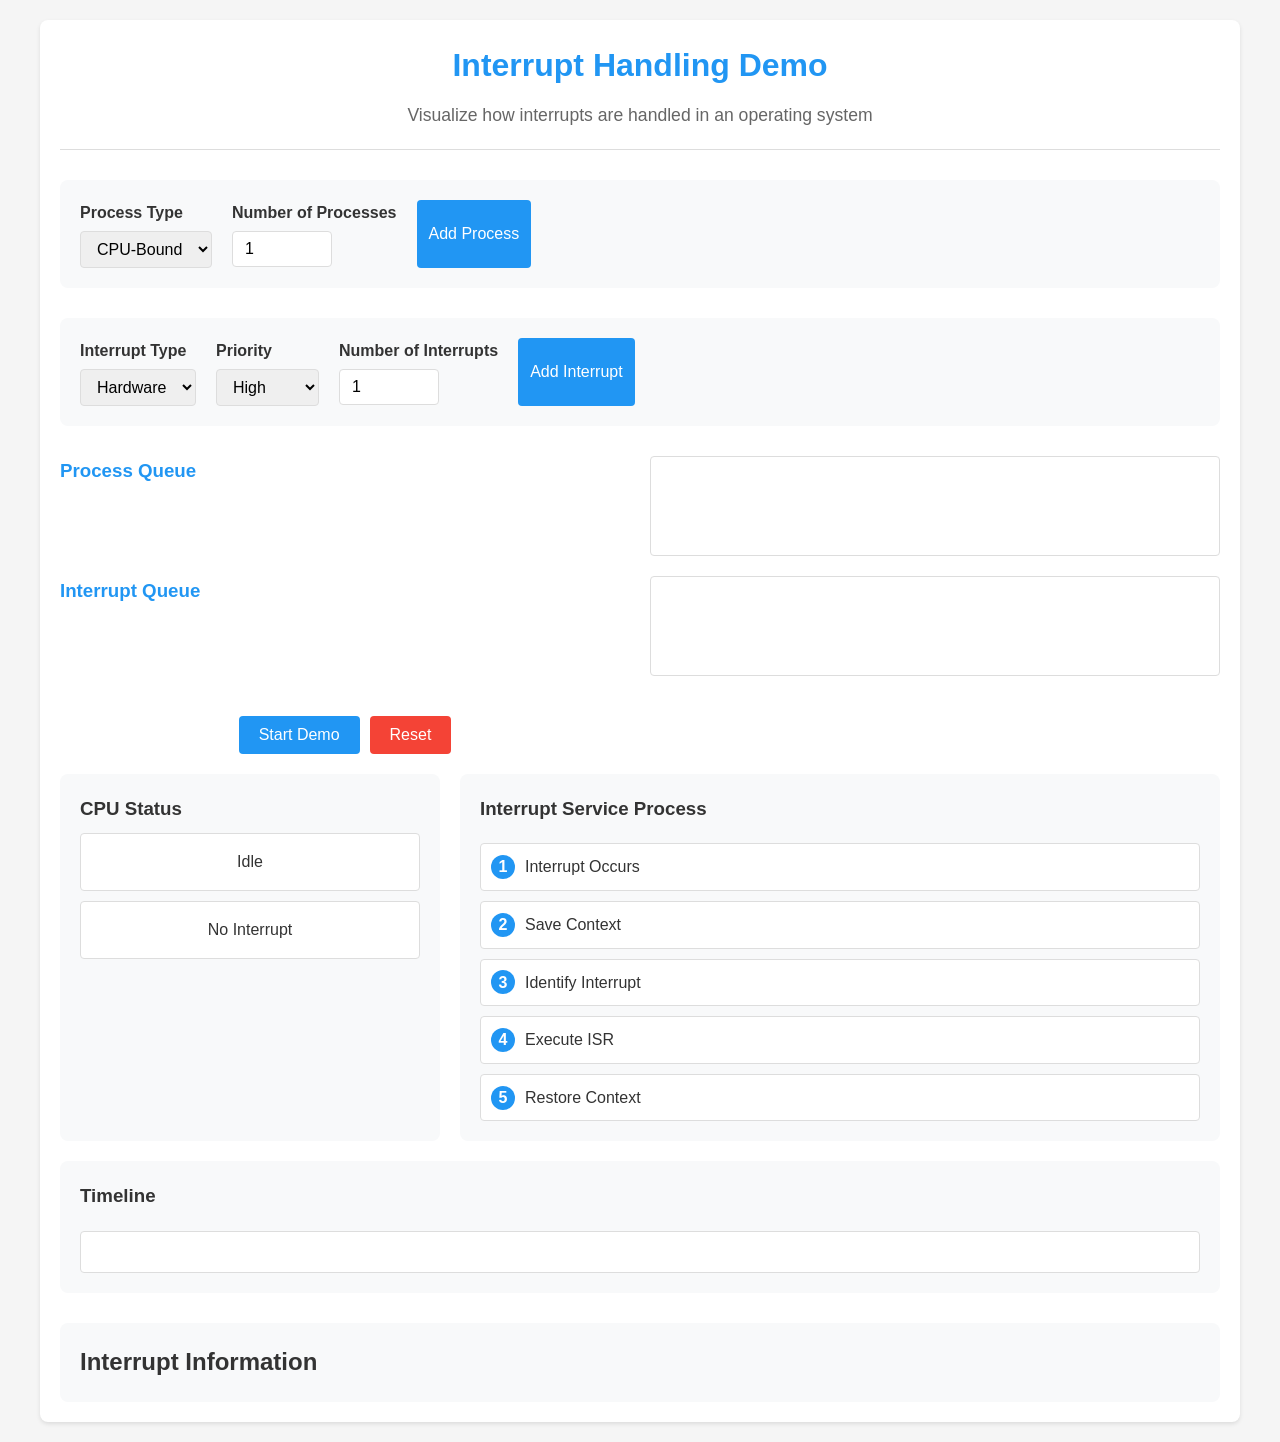
<file: interrupt_handling/index.html>
<!DOCTYPE html>
<html lang="en">
<head>
    <meta charset="UTF-8">
    <meta name="viewport" content="width=device-width, initial-scale=1.0">
    <title>Interrupt Handling Demo</title>
    <link rel="stylesheet" href="style.css">
</head>
<body>
    <div class="container">
        <header>
            <h1>Interrupt Handling Demo</h1>
            <p class="intro">Visualize how interrupts are handled in an operating system</p>
        </header>

        <div class="controls">
            <div class="control-group">
                <label for="processType">Process Type</label>
                <select id="processType">
                    <option value="cpu">CPU-Bound</option>
                    <option value="io">I/O-Bound</option>
                </select>
            </div>
            <div class="control-group">
                <label for="processCount">Number of Processes</label>
                <input type="number" id="processCount" min="1" max="5" value="1">
            </div>
            <button id="addProcess">Add Process</button>
        </div>

        <div class="controls">
            <div class="control-group">
                <label for="interruptType">Interrupt Type</label>
                <select id="interruptType">
                    <option value="hardware">Hardware</option>
                    <option value="software">Software</option>
                    <option value="timer">Timer</option>
                </select>
            </div>
            <div class="control-group">
                <label for="priority">Priority</label>
                <select id="priority">
                    <option value="high">High</option>
                    <option value="medium">Medium</option>
                    <option value="low">Low</option>
                </select>
            </div>
            <div class="control-group">
                <label for="interruptCount">Number of Interrupts</label>
                <input type="number" id="interruptCount" min="1" max="10" value="1">
            </div>
            <button id="addInterrupt">Add Interrupt</button>
        </div>

        <div class="queue-management">
            <h3>Process Queue</h3>
            <div id="processQueuePreview" class="queue-preview-list"></div>
            
            <h3>Interrupt Queue</h3>
            <div id="interruptQueuePreview" class="queue-preview-list"></div>

            <div class="queue-actions">
                <button id="startDemo">Start Demo</button>
                <button id="resetDemo">Reset</button>
            </div>
        </div>

        <div class="demo-area">
            <div class="cpu-section">
                <h3>CPU Status</h3>
                <div class="cpu-container">
                    <div id="currentProcess" class="process-box">Idle</div>
                    <div id="interruptStatus" class="interrupt-status">No Interrupt</div>
                </div>
            </div>

            <div class="interrupt-service">
                <h3>Interrupt Service Process</h3>
                <div class="service-steps">
                    <div class="step" id="step1">
                        <span class="step-number">1</span>
                        <span class="step-text">Interrupt Occurs</span>
                    </div>
                    <div class="step" id="step2">
                        <span class="step-number">2</span>
                        <span class="step-text">Save Context</span>
                    </div>
                    <div class="step" id="step3">
                        <span class="step-number">3</span>
                        <span class="step-text">Identify Interrupt</span>
                    </div>
                    <div class="step" id="step4">
                        <span class="step-number">4</span>
                        <span class="step-text">Execute ISR</span>
                    </div>
                    <div class="step" id="step5">
                        <span class="step-number">5</span>
                        <span class="step-text">Restore Context</span>
                    </div>
                </div>
            </div>

            <div class="timeline">
                <h3>Timeline</h3>
                <div class="timeline-container">
                    <div id="timelineContent" class="timeline-content"></div>
                </div>
            </div>
        </div>

        <div class="info-panel">
            <h2>Interrupt Information</h2>
            <div class="info-content" id="interruptInfo">
                <p>Select an interrupt to view its details</p>
            </div>
        </div>
    </div>
    <script src="interrupt.js"></script>
</body>
</html>
</file>
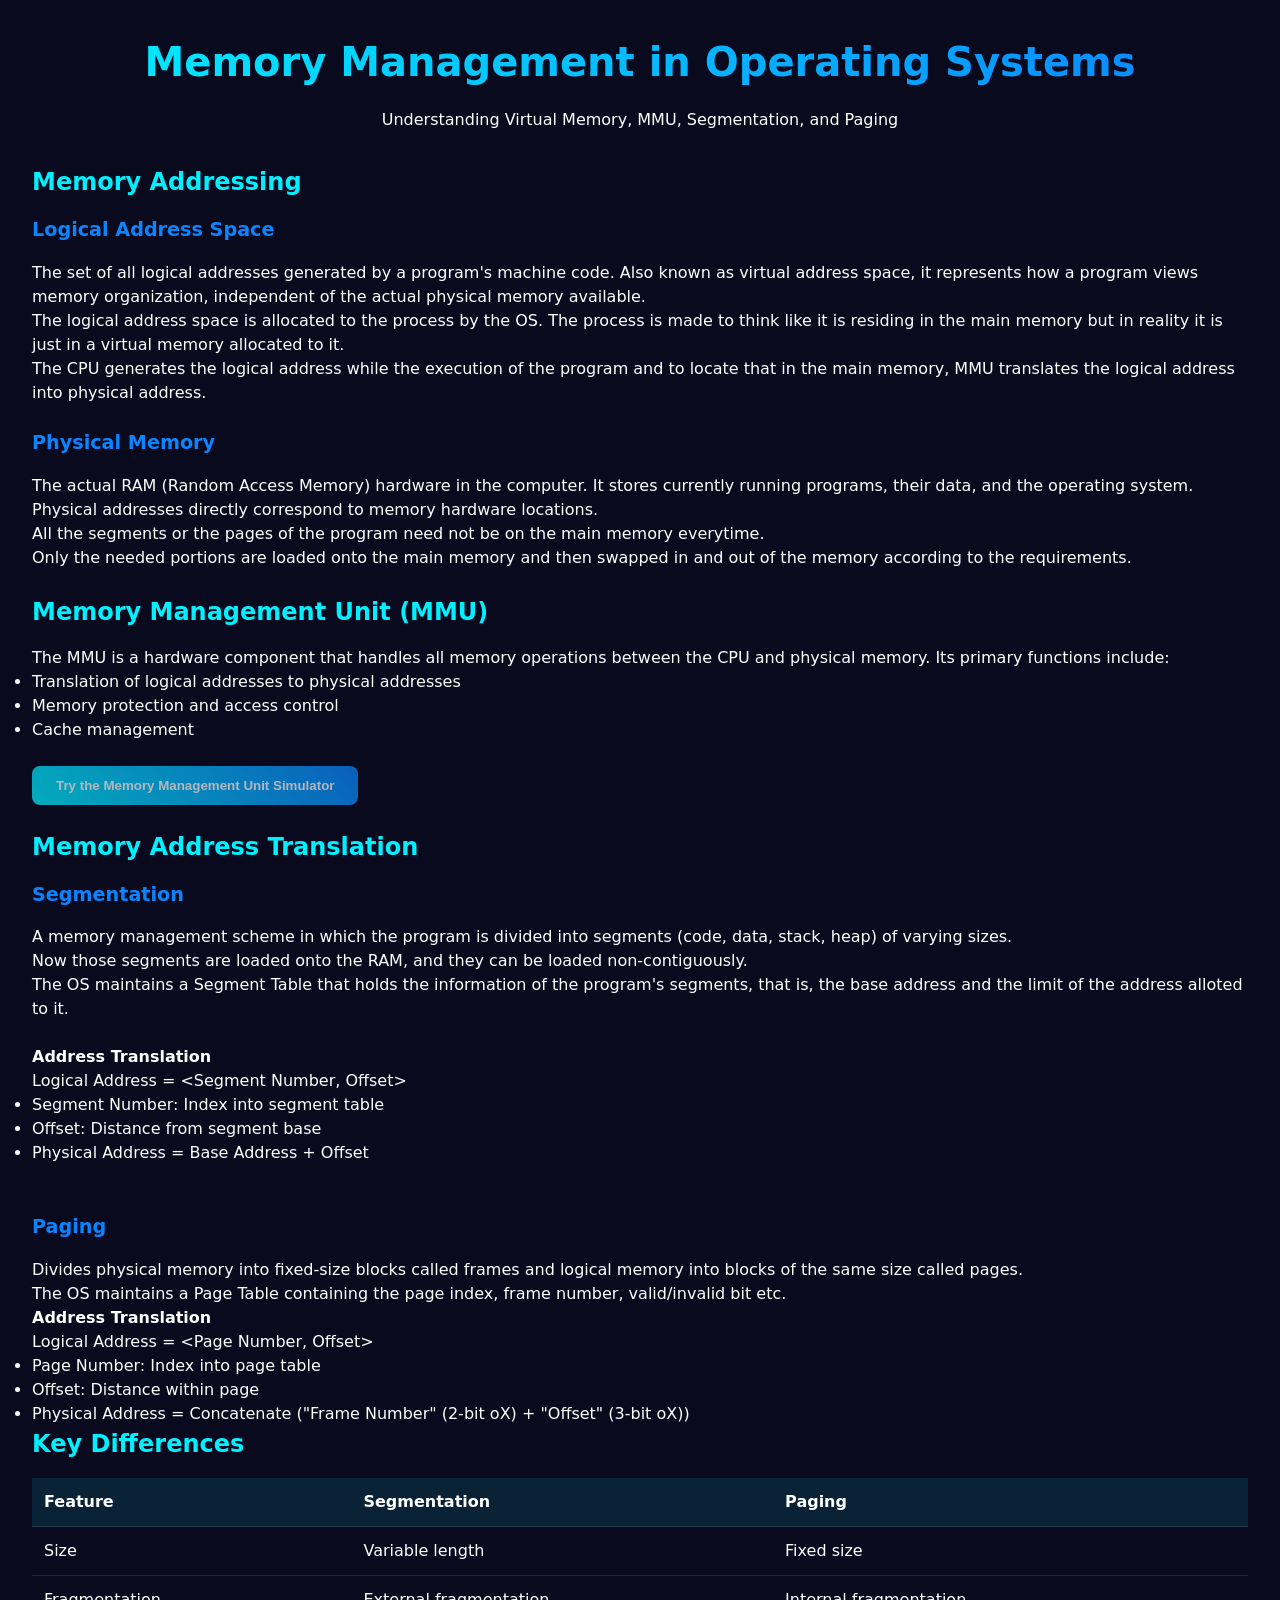
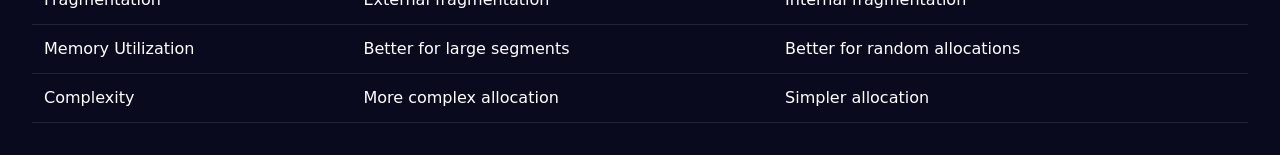
<file: MMU/index.html>
<!DOCTYPE html>
<html lang="en">
<head>
    <meta charset="UTF-8">
    <meta name="viewport" content="width=device-width, initial-scale=1.0">
    <title>Memory Management Guide</title>
    <link rel="stylesheet" href="mmu.css">
</head>
<body>
    <div class="container info-page">
        <header>
            <h1>Memory Management in Operating Systems</h1>
            <p class="subtitle">Understanding Virtual Memory, MMU, Segmentation, and Paging</p>
        </header>

        <main class="content">
            <section class="info-section">
                <h2>Memory Addressing</h2>
                <div class="info-grid">
                    <div class="info-card">
                        <h3>Logical Address Space</h3>
                        <p>The set of all logical addresses generated by a program's machine code. Also known as virtual address space, it represents how a program views memory organization, independent of the actual physical memory available.</p>
                        <p>
                            The logical address space is allocated to the process by the OS. The process is made to think like it is residing in the main memory but in reality it is just in a virtual memory allocated to it.
                        </p>
                        <p>
                            The CPU generates the logical address while the execution of the program and to locate that in the main memory, MMU translates the logical address into physical address.
                        </p>
                    </div>
                    <br>
                    <div class="info-card">
                        <h3>Physical Memory</h3>
                        <p>The actual RAM (Random Access Memory) hardware in the computer. It stores currently running programs, their data, and the operating system. Physical addresses directly correspond to memory hardware locations.</p>
                        <p>
                            All the segments or the pages of the program need not be on the main memory everytime.<br>
                            Only the needed portions are loaded onto the main memory and then swapped in and out of the memory according to the requirements.<br>
                          
                        </p>
                    </div>
                </div>
            </section>
<br>
            <section class="info-section">
                <h2>Memory Management Unit (MMU)</h2>
                <div class="info-card full-width">
                    <p>The MMU is a hardware component that handles all memory operations between the CPU and physical memory. Its primary functions include:</p>
                    <ul>
                        <li>Translation of logical addresses to physical addresses</li>
                        <li>Memory protection and access control</li>
                        <li>Cache management</li>
                        <br>
                    </ul>
                </div>
            </section>
            
            <div class="cta-section">
                <button onclick="window.location.href='mmu.html'" class="cta-button">Try the Memory Management Unit Simulator</button>
            </div>
            
            <br>
            <section class="info-section">
                <h2>Memory Address Translation</h2>
                <div class="info-grid">
                    <div class="info-card">
                        <h3>Segmentation</h3>
                        <p>A memory management scheme in which the program is divided into segments (code, data, stack, heap) of varying sizes.</p>
                        <p>Now those segments are loaded onto the RAM, and they can be loaded non-contiguously.</p>
                          <p>The OS maintains a Segment Table that holds the information of the program's segments, that is, the base address and the limit of the address alloted to it.<br><br> 
                          </p>     
                        <h4>Address Translation</h4>
                        <p>Logical Address = &lt;Segment Number, Offset&gt;</p>
                        <ul>
                            <li>Segment Number: Index into segment table</li>
                            <li>Offset: Distance from segment base</li>
                            <li>Physical Address = Base Address + Offset</li>
                        </ul>
                    </div><br><br>
                    <div class="info-card">
                        <h3>Paging</h3>
                        <p>Divides physical memory into fixed-size blocks called frames and logical memory into blocks of the same size called pages.</p>
                        <p>The OS maintains a Page Table containing the page index, frame number, valid/invalid bit etc.</p>
                        <h4>Address Translation</h4>
                        <p>Logical Address = &lt;Page Number, Offset&gt;</p>
                        <ul>
                            <li>Page Number: Index into page table</li>
                            <li>Offset: Distance within page</li>
                            <li>Physical Address = Concatenate ("Frame Number" (2-bit oX) + "Offset" (3-bit oX))</li>
                        </ul>
                    </div>
                </div>
            </section>

            <section class="info-section">
                <h2>Key Differences</h2>
                <div class="comparison-table">
                    <table>
                        <thead>
                            <tr>
                                <th>Feature</th>
                                <th>Segmentation</th>
                                <th>Paging</th>
                            </tr>
                        </thead>
                        <tbody>
                            <tr>
                                <td>Size</td>
                                <td>Variable length</td>
                                <td>Fixed size</td>
                            </tr>
                            <tr>
                                <td>Fragmentation</td>
                                <td>External fragmentation</td>
                                <td>Internal fragmentation</td>
                            </tr>
                            <tr>
                                <td>Memory Utilization</td>
                                <td>Better for large segments</td>
                                <td>Better for random allocations</td>
                            </tr>
                            <tr>
                                <td>Complexity</td>
                                <td>More complex allocation</td>
                                <td>Simpler allocation</td>
                            </tr>
                        </tbody>
                    </table>
                </div>
            </section>
        </main>
    </div>
</body>
</html>
</file>
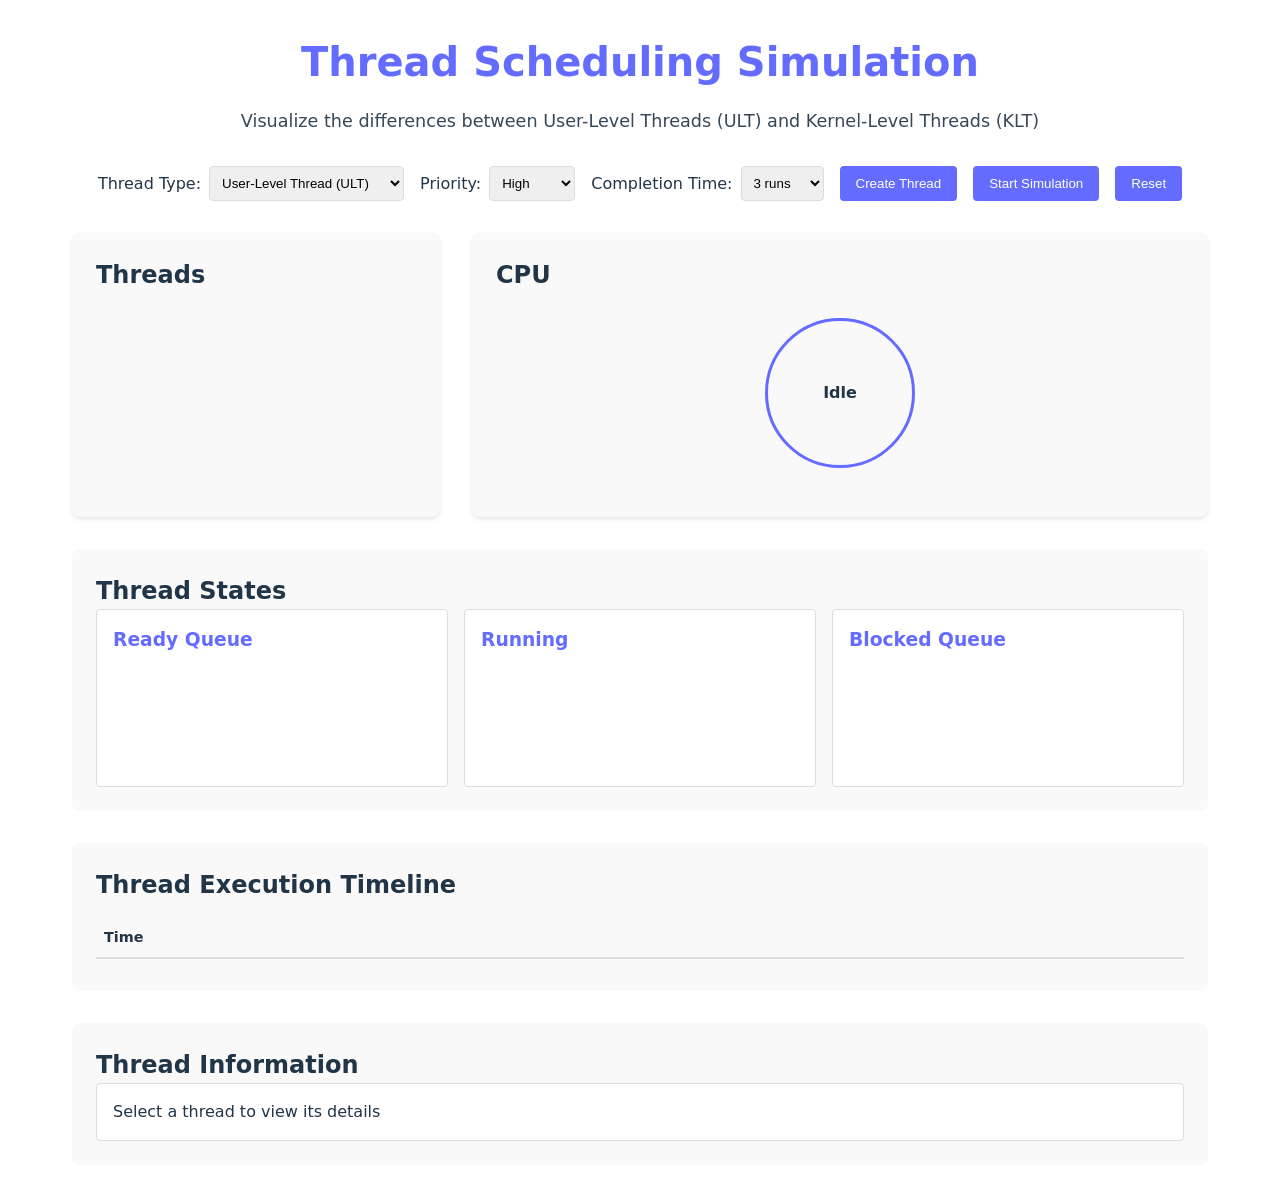
<file: thread_scheduling/index.html>
<!DOCTYPE html>
<html lang="en">
<head>
    <meta charset="UTF-8">
    <meta name="viewport" content="width=device-width, initial-scale=1.0">
    <title>Thread Scheduling Simulation</title>
    <link rel="stylesheet" href="style.css">
</head>
<body>
    <div class="container">
        <header>
            <h1>Thread Scheduling Simulation</h1>
            <p class="intro">Visualize the differences between User-Level Threads (ULT) and Kernel-Level Threads (KLT)</p>
        </header>

        <div class="controls">
            <div class="control-group">
                <label for="threadType">Thread Type:</label>
                <select id="threadType">
                    <option value="ult">User-Level Thread (ULT)</option>
                    <option value="klt">Kernel-Level Thread (KLT)</option>
                </select>
            </div>
            <div class="control-group">
                <label for="priority">Priority:</label>
                <select id="priority">
                    <option value="high">High</option>
                    <option value="medium">Medium</option>
                    <option value="low">Low</option>
                </select>
            </div>
            <div class="control-group">
                <label for="completionTime">Completion Time:</label>
                <select id="completionTime">
                    <option value="3">3 runs</option>
                    <option value="5">5 runs</option>
                    <option value="7">7 runs</option>
                    <option value="10">10 runs</option>
                </select>
            </div>
            <button id="createThread" class="demo-button">Create Thread</button>
            <button id="startSimulation" class="demo-button">Start Simulation</button>
            <button id="resetSimulation" class="demo-button">Reset</button>
        </div>

        <div class="simulation-container">
            <div class="threads-panel">
                <h2>Threads</h2>
                <div class="threads-list" id="threadsList">
                    <!-- Threads will be added here -->
                </div>
            </div>
            
            <div class="cpu-panel">
                <h2>CPU</h2>
                <div class="cpu" id="cpu">
                    <div class="cpu-core">
                        <div class="current-thread" id="currentThread">Idle</div>
                    </div>
                </div>
            </div>
        </div>

        <div class="queues-panel">
            <h2>Thread States</h2>
            <div class="queues-container">
                <div class="queue">
                    <h3>Ready Queue</h3>
                    <div class="queue-content" id="readyQueue"></div>
                </div>
                <div class="queue">
                    <h3>Running</h3>
                    <div class="queue-content" id="runningQueue"></div>
                </div>
                <div class="queue">
                    <h3>Blocked Queue</h3>
                    <div class="queue-content" id="blockedQueue"></div>
                </div>
            </div>
        </div>

        <div class="gantt-panel">
            <h2>Thread Execution Timeline</h2>
            <div class="gantt-container">
                <div class="gantt-header">
                    <div class="time-marker">Time</div>
                    <div class="time-slots" id="timeSlots"></div>
                </div>
                <div class="gantt-content" id="ganttContent"></div>
            </div>
        </div>

        <div class="info-panel">
            <h2>Thread Information</h2>
            <div class="info-content" id="threadInfo">
                <p>Select a thread to view its details</p>
            </div>
        </div>
    </div>
    <script src="thread.js"></script>
</body>
</html>
</file>
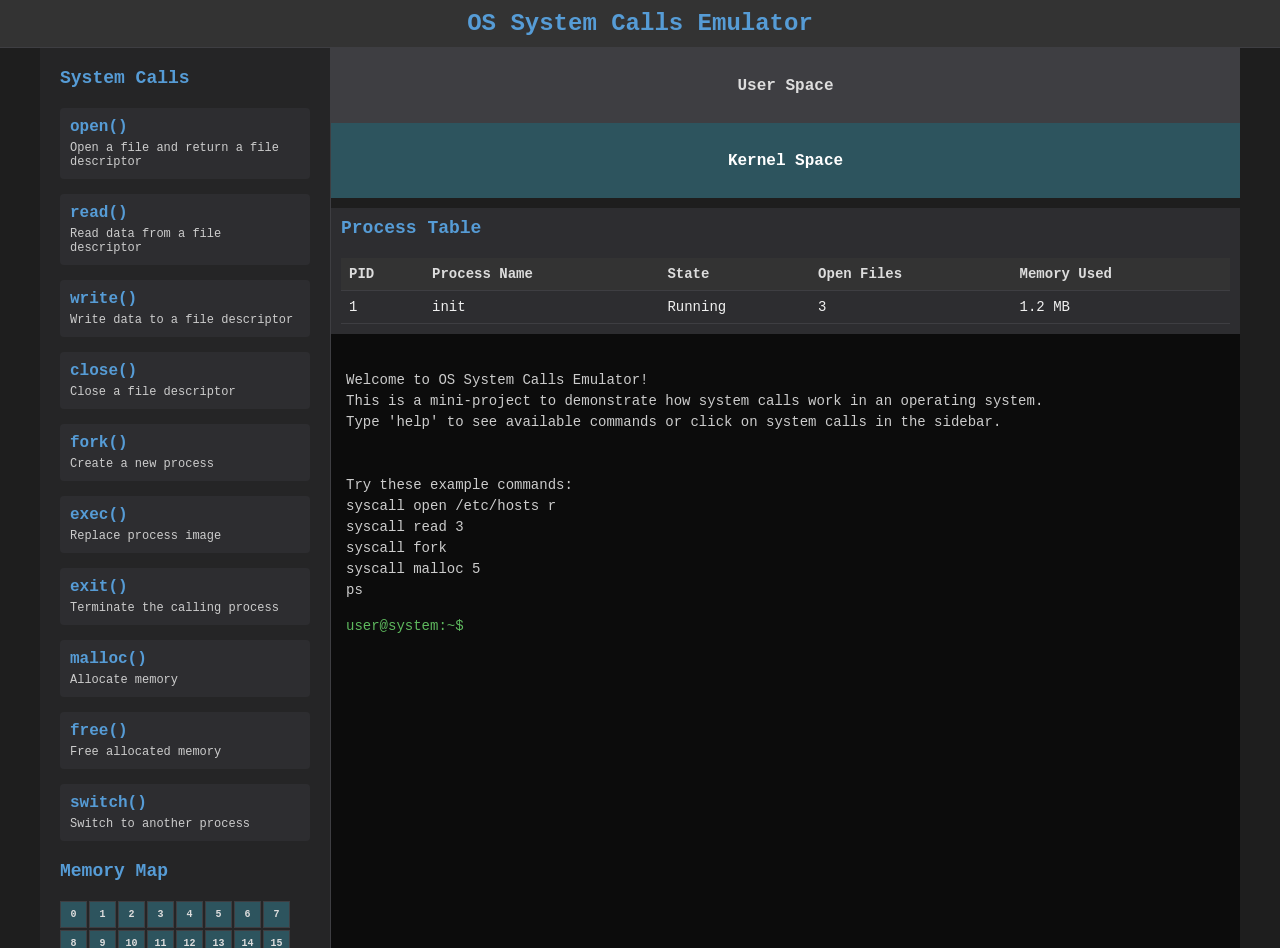
<file: System Calls-os simulator.html>
<!DOCTYPE html>
<html lang="en">
<head>
    <meta charset="UTF-8">
    <meta name="viewport" content="width=device-width, initial-scale=1.0">
    <title>OS System Calls Emulator</title>
    <style>
        body {
            font-family: 'Courier New', monospace;
            margin: 0;
            padding: 0;
            background-color: #1e1e1e;
            color: #f0f0f0;
        }
        
        .container {
            display: flex;
            height: 100vh;
            max-width: 1200px;
            margin: 0 auto;
        }
        
        .sidebar {
            width: 250px;
            background-color: #252526;
            padding: 20px;
            border-right: 1px solid #3e3e42;
            overflow-y: auto;
        }
        
        .main-content {
            flex: 1;
            display: flex;
            flex-direction: column;
            overflow: hidden;
        }
        
        .terminal {
            flex: 1;
            background-color: #0c0c0c;
            padding: 15px;
            overflow-y: auto;
            font-size: 14px;
            line-height: 1.5;
        }
        
        .terminal-output {
            color: #cccccc;
            margin-bottom: 15px;
            white-space: pre-wrap;
        }
        
        .terminal-input {
            display: flex;
            align-items: center;
            margin-top: 10px;
        }
        
        .prompt {
            color: #5eb95e;
            margin-right: 10px;
        }
        
        .command-input {
            background-color: transparent;
            border: none;
            color: #ffffff;
            font-family: 'Courier New', monospace;
            font-size: 14px;
            flex: 1;
            outline: none;
        }
        
        .process-table {
            background-color: #2d2d30;
            padding: 10px;
            max-height: 200px;
            overflow-y: auto;
        }
        
        table {
            width: 100%;
            border-collapse: collapse;
            font-size: 14px;
        }
        
        th, td {
            padding: 8px;
            text-align: left;
            border-bottom: 1px solid #3e3e42;
        }
        
        th {
            background-color: #333;
            color: #ddd;
        }
        
        .system-call-item {
            margin-bottom: 15px;
            padding: 10px;
            background-color: #2d2d30;
            border-radius: 4px;
            cursor: pointer;
            transition: background-color 0.2s;
        }
        
        .system-call-item:hover {
            background-color: #3e3e42;
        }
        
        .system-call-name {
            font-weight: bold;
            color: #569cd6;
            margin-bottom: 5px;
        }
        
        .system-call-desc {
            font-size: 12px;
            color: #cccccc;
        }
        
        h2 {
            color: #569cd6;
            margin-top: 0;
            margin-bottom: 20px;
            font-size: 18px;
        }
        
        .success {
            color: #5eb95e;
        }
        
        .error {
            color: #e06c75;
        }
        
        .header {
            background-color: #333;
            padding: 10px 20px;
            text-align: center;
            border-bottom: 1px solid #3e3e42;
        }
        
        .header h1 {
            margin: 0;
            font-size: 24px;
            color: #569cd6;
        }
        
        .animation-area {
            position: relative;
            height: 150px;
            background-color: #1a1a1a;
            overflow: hidden;
            margin-bottom: 10px;
        }
        
        .kernel, .user {
            position: absolute;
            width: 100%;
            height: 50%;
            display: flex;
            align-items: center;
            justify-content: center;
            font-weight: bold;
        }
        
        .kernel {
            bottom: 0;
            background-color: #2d545e;
            color: white;
        }
        
        .user {
            top: 0;
            background-color: #3e3e42;
            color: #ddd;
        }
        
        .transition {
            position: absolute;
            width: 30px;
            height: 30px;
            background-color: #569cd6;
            border-radius: 50%;
            left: 50%;
            top: 50%;
            transform: translate(-50%, -50%);
            opacity: 0;
        }
        
        .memory-view {
            margin-top: 20px;
        }
        
        .memory-block {
            display: flex;
            flex-wrap: wrap;
            gap: 2px;
            margin-top: 10px;
        }
        
        .memory-cell {
            width: 25px;
            height: 25px;
            background-color: #2d2d30;
            border: 1px solid #3e3e42;
            display: flex;
            align-items: center;
            justify-content: center;
            font-size: 10px;
            color: #ddd;
            position: relative;
        }
        
        .memory-cell.used {
            background-color: #569cd6;
        }
        
        .memory-cell.kernel {
            background-color: #2d545e;
        }
        
        .tooltip {
            position: absolute;
            background-color: #333;
            color: white;
            padding: 5px;
            border-radius: 3px;
            font-size: 12px;
            z-index: 100;
            display: none;
            white-space: nowrap;
            top: -30px;
            left: 50%;
            transform: translateX(-50%);
        }
        
        .memory-cell:hover .tooltip {
            display: block;
        }
    </style>
</head>
<body>
    <div class="header">
        <h1>OS System Calls Emulator</h1>
    </div>
    
    <div class="container">
        <div class="sidebar">
            <h2>System Calls</h2>
            <div class="system-call-item" data-call="open">
                <div class="system-call-name">open()</div>
                <div class="system-call-desc">Open a file and return a file descriptor</div>
            </div>
            <div class="system-call-item" data-call="read">
                <div class="system-call-name">read()</div>
                <div class="system-call-desc">Read data from a file descriptor</div>
            </div>
            <div class="system-call-item" data-call="write">
                <div class="system-call-name">write()</div>
                <div class="system-call-desc">Write data to a file descriptor</div>
            </div>
            <div class="system-call-item" data-call="close">
                <div class="system-call-name">close()</div>
                <div class="system-call-desc">Close a file descriptor</div>
            </div>
            <div class="system-call-item" data-call="fork">
                <div class="system-call-name">fork()</div>
                <div class="system-call-desc">Create a new process</div>
            </div>
            <div class="system-call-item" data-call="exec">
                <div class="system-call-name">exec()</div>
                <div class="system-call-desc">Replace process image</div>
            </div>
            <div class="system-call-item" data-call="exit">
                <div class="system-call-name">exit()</div>
                <div class="system-call-desc">Terminate the calling process</div>
            </div>
            <div class="system-call-item" data-call="malloc">
                <div class="system-call-name">malloc()</div>
                <div class="system-call-desc">Allocate memory</div>
            </div>
            <div class="system-call-item" data-call="free">
                <div class="system-call-name">free()</div>
                <div class="system-call-desc">Free allocated memory</div>
            </div>
            <div class="system-call-item" data-call="switch">
                <div class="system-call-name">switch()</div>
                <div class="system-call-desc">Switch to another process</div>
            </div>
            
            
            <div class="memory-view">
                <h2>Memory Map</h2>
                <div class="memory-block" id="memory-block">
                    <!-- Memory cells will be added here dynamically -->
                </div>
            </div>
        </div>
        
        <div class="main-content">
            <div class="animation-area">
                <div class="user">User Space</div>
                <div class="kernel">Kernel Space</div>
                <div class="transition" id="transition-ball"></div>
            </div>
            
            <div class="process-table">
                <h2>Process Table</h2>
                <table>
                    <thead>
                        <tr>
                            <th>PID</th>
                            <th>Process Name</th>
                            <th>State</th>
                            <th>Open Files</th>
                            <th>Memory Used</th>
                        </tr>
                    </thead>
                    <tbody id="process-table-body">
                        <tr>
                            <td>1</td>
                            <td>init</td>
                            <td>Running</td>
                            <td>3</td>
                            <td>1.2 MB</td>
                        </tr>
                    </tbody>
                </table>
            </div>
            
            <div class="terminal">
                <div id="terminal-output" class="terminal-output">
Welcome to OS System Calls Emulator!
This is a mini-project to demonstrate how system calls work in an operating system.
Type 'help' to see available commands or click on system calls in the sidebar.
                </div>
                <div class="terminal-input">
                    <span class="prompt">user@system:~$</span>
                    <input type="text" id="command-input" class="command-input" autofocus>
                </div>
            </div>
        </div>
    </div>

    <script>
        // System state
        const state = {
            processes: [
                { pid: 1, name: 'init', state: 'Running', openFiles: 3, memoryUsed: '1.2 MB', memoryBlocks: [1, 2, 3, 4] }
            ],
            files: {
                '/etc/hosts': 'localhost 127.0.0.1\n::1 localhost ip6-localhost',
                '/etc/passwd': 'root:x:0:0:root:/root:/bin/bash\nuser:x:1000:1000:User:/home/user:/bin/bash',
                '/home/user/notes.txt': 'This is a sample text file.\nIt contains some lines of text.\nSystem calls can read and write to this file.'
            },
            openFileDescriptors: {
                0: { name: 'stdin', mode: 'r' },
                1: { name: 'stdout', mode: 'w' },
                2: { name: 'stderr', mode: 'w' }
            },
            nextFd: 3,
            nextPid: 2,
            currentPid: 1,
            memory: Array(64).fill(null).map((_, i) => {
                if (i < 16) {
                    return { status: 'kernel', owner: 'Kernel', data: 'Kernel data' };
                } else {
                    return { status: 'free', owner: null, data: null };
                }
            }),
            allocatedMemory: {}
        };

        // Initialize elements
        const terminalOutput = document.getElementById('terminal-output');
        const commandInput = document.getElementById('command-input');
        const processTableBody = document.getElementById('process-table-body');
        const transitionBall = document.getElementById('transition-ball');
        const memoryBlock = document.getElementById('memory-block');

        // Initialize memory visualization
        function initMemory() {
            memoryBlock.innerHTML = '';
            state.memory.forEach((cell, index) => {
                const memoryCell = document.createElement('div');
                memoryCell.className = `memory-cell ${cell.status !== 'free' ? cell.status : ''}`;
                memoryCell.textContent = index;
                
                const tooltip = document.createElement('div');
                tooltip.className = 'tooltip';
                tooltip.textContent = cell.status === 'free' ? 'Free memory' : `${cell.owner}: ${cell.data}`;
                
                memoryCell.appendChild(tooltip);
                memoryBlock.appendChild(memoryCell);
            });
        }

        // Update process table
        function updateProcessTable() {
            processTableBody.innerHTML = '';
            state.processes.forEach(process => {
                const row = document.createElement('tr');
                row.innerHTML = `
                    <td>${process.pid}</td>
                    <td>${process.name}</td>
                    <td>${process.state}</td>
                    <td>${process.openFiles}</td>
                    <td>${process.memoryUsed}</td>
                `;
                processTableBody.appendChild(row);
            });
        }

        // Add message to terminal
        function addToTerminal(message, className = '') {
            const messageElement = document.createElement('div');
            messageElement.className = className;
            messageElement.textContent = message;
            terminalOutput.appendChild(messageElement);
            terminalOutput.scrollTop = terminalOutput.scrollHeight;
        }

        // Animate system call
        function animateSystemCall(callback) {
            // Reset animation
            transitionBall.style.top = '25%';
            transitionBall.style.opacity = '1';
            
            // Animate ball going down to kernel
            setTimeout(() => {
                transitionBall.style.top = '75%';
                transitionBall.style.backgroundColor = '#569cd6';
            }, 100);
            
            // Show result and animate ball going back up
            setTimeout(() => {
                if (callback) callback();
                transitionBall.style.top = '25%';
                transitionBall.style.backgroundColor = '#5eb95e';
            }, 600);
            
            // Hide ball
            setTimeout(() => {
                transitionBall.style.opacity = '0';
            }, 1100);
        }

        // Handle system calls
        function handleSystemCall(call, args = '') {
            addToTerminal(`\nSystem call: ${call}(${args})`, 'terminal-output');
            
            animateSystemCall(() => {
                switch (call) {
                    case 'open':
                        handleOpenCall(args);
                        break;
                    case 'read':
                        handleReadCall(args);
                        break;
                    case 'write':
                        handleWriteCall(args);
                        break;
                    case 'close':
                        handleCloseCall(args);
                        break;
                    case 'fork':
                        handleForkCall();
                        break;
                    case 'exec':
                        handleExecCall(args);
                        break;
                    case 'exit':
                        handleExitCall(args);
                        break;
                    case 'malloc':
                        handleMallocCall(args);
                        break;
                    case 'free':
                        handleFreeCall(args);
                        break;
                    case 'switch':
                        handleSwitchCall(args);
                        break;
                    default:
                        addToTerminal(`Unknown system call: ${call}`, 'error');
                }
                
                // Refocus on the command input
                commandInput.focus();
            });
        }

        // Handle switch system call
        function handleSwitchCall(args) {
            const targetPid = parseInt(args);
            
            if (isNaN(targetPid)) {
                addToTerminal('Error: Invalid PID', 'error');
                return;
            }
            
            const targetProcess = state.processes.find(p => p.pid === targetPid);
            
            if (targetProcess) {
                state.currentPid = targetPid;
                addToTerminal(`Switched to process ${targetPid} (${targetProcess.name})`, 'success');
            } else {
                addToTerminal(`Error: Process with PID ${targetPid} not found`, 'error');
            }
        }

        // Handle open system call
        function handleOpenCall(args) {
            const [path, mode = 'r'] = args.split(' ');
            
            if (!path) {
                addToTerminal('Error: No file path specified', 'error');
                return;
            }
            
            if (state.files[path]) {
                const fd = state.nextFd++;
                state.openFileDescriptors[fd] = { name: path, mode };
                
                // Update process open files count
                const process = state.processes.find(p => p.pid === state.currentPid);
                if (process) {
                    process.openFiles++;
                    updateProcessTable();
                }
                
                addToTerminal(`File opened successfully. File descriptor: ${fd}`, 'success');
            } else {
                addToTerminal(`Error: File '${path}' not found`, 'error');
            }
        }

        // Handle read system call
        function handleReadCall(args) {
            const fd = parseInt(args);
            
            if (isNaN(fd)) {
                addToTerminal('Error: Invalid file descriptor', 'error');
                return;
            }
            
            if (state.openFileDescriptors[fd]) {
                const file = state.openFileDescriptors[fd];
                
                if (file.mode.includes('r')) {
                    const content = state.files[file.name];
                    addToTerminal(`Read from fd ${fd} (${file.name}):\n${content}`, 'success');
                } else {
                    addToTerminal(`Error: File descriptor ${fd} not opened for reading`, 'error');
                }
            } else {
                addToTerminal(`Error: Invalid file descriptor ${fd}`, 'error');
            }
        }

        // Handle write system call
        function handleWriteCall(args) {
            const [fdStr, ...contentParts] = args.split(' ');
            const fd = parseInt(fdStr);
            const content = contentParts.join(' ');
            
            if (isNaN(fd) || !content) {
                addToTerminal('Error: Invalid arguments for write()', 'error');
                return;
            }
            
            if (state.openFileDescriptors[fd]) {
                const file = state.openFileDescriptors[fd];
                
                if (file.mode.includes('w')) {
                    if (fd === 1) { // stdout
                        addToTerminal(`Output: ${content}`, 'success');
                    } else if (fd === 2) { // stderr
                        addToTerminal(`Error: ${content}`, 'error');
                    } else {
                        state.files[file.name] = content;
                        addToTerminal(`Wrote to fd ${fd} (${file.name}):\n${content}`, 'success');
                    }
                } else {
                    addToTerminal(`Error: File descriptor ${fd} not opened for writing`, 'error');
                }
            } else {
                addToTerminal(`Error: Invalid file descriptor ${fd}`, 'error');
            }
        }

        // Handle close system call
        function handleCloseCall(args) {
            const fd = parseInt(args);
            
            if (isNaN(fd)) {
                addToTerminal('Error: Invalid file descriptor', 'error');
                return;
            }
            
            if (fd > 2 && state.openFileDescriptors[fd]) {
                const file = state.openFileDescriptors[fd];
                delete state.openFileDescriptors[fd];
                
                // Update process open files count
                const process = state.processes.find(p => p.pid === state.currentPid);
                if (process) {
                    process.openFiles--;
                    updateProcessTable();
                }
                
                addToTerminal(`Closed file descriptor ${fd} (${file.name})`, 'success');
            } else if (fd <= 2) {
                addToTerminal(`Error: Cannot close standard file descriptors (0, 1, 2)`, 'error');
            } else {
                addToTerminal(`Error: Invalid file descriptor ${fd}`, 'error');
            }
        }

        // Handle fork system call
        function handleForkCall() {
            const parent = state.processes.find(p => p.pid === state.currentPid);
            if (!parent) {
                addToTerminal('Error: Current process not found', 'error');
                return;
            }
            
            const childPid = state.nextPid++;
            const childProcess = {
                pid: childPid,
                name: parent.name,
                state: 'Running',
                openFiles: parent.openFiles,
                memoryUsed: parent.memoryUsed,
                memoryBlocks: [...parent.memoryBlocks]
            };
            
            state.processes.push(childProcess);
            updateProcessTable();
            
            addToTerminal(`Process forked. New PID: ${childPid}`, 'success');
            addToTerminal(`In parent: fork() returned ${childPid}`, 'success');
            addToTerminal(`In child: fork() returned 0`, 'success');
        }

        // Handle exec system call
        function handleExecCall(args) {
            if (!args) {
                addToTerminal('Error: No program specified for exec()', 'error');
                return;
            }
            
            const process = state.processes.find(p => p.pid === state.currentPid);
            if (!process) {
                addToTerminal('Error: Current process not found', 'error');
                return;
            }
            
            const programName = args.split(' ')[0];
            process.name = programName;
            
            // Simulate memory usage change
            process.memoryUsed = (Math.random() * 5 + 1).toFixed(1) + ' MB';
            
            updateProcessTable();
            addToTerminal(`Process ${state.currentPid} now running ${programName}`, 'success');
        }

        // Handle exit system call
        function handleExitCall(args) {
            const statusCode = parseInt(args) || 0;
            
            const processIndex = state.processes.findIndex(p => p.pid === state.currentPid);
            if (processIndex === -1) {
                addToTerminal('Error: Current process not found', 'error');
                return;
            }
            
            if (state.currentPid === 1) {
                addToTerminal('Cannot exit init process (PID 1)', 'error');
                return;
            }
            
            // Free all memory allocated by this process
            for (let i = 0; i < state.memory.length; i++) {
                if (state.memory[i].owner === `Process ${state.currentPid}`) {
                    state.memory[i] = { status: 'free', owner: null, data: null };
                }
            }
            
            // Delete any memory allocations by this process
            Object.keys(state.allocatedMemory).forEach(memId => {
                const memInfo = state.allocatedMemory[memId];
                if (state.memory[memInfo.start]?.owner === `Process ${state.currentPid}`) {
                    delete state.allocatedMemory[memId];
                }
            });
            
            // Remove process from process table
            state.processes.splice(processIndex, 1);
            
            // Switch to init process
            state.currentPid = 1;
            
            updateProcessTable();
            initMemory();
            
            addToTerminal(`Process exited with status ${statusCode}`, 'success');
        }

        // Handle malloc system call
        function handleMallocCall(args) {
            const size = parseInt(args);
            
            if (isNaN(size) || size <= 0) {
                addToTerminal('Error: Invalid size for malloc()', 'error');
                return;
            }
            
            // Find consecutive free blocks
            let start = -1;
            let consecutiveFree = 0;
            
            for (let i = 16; i < state.memory.length; i++) {
                if (state.memory[i].status === 'free') {
                    if (consecutiveFree === 0) {
                        start = i;
                    }
                    consecutiveFree++;
                    
                    if (consecutiveFree === size) {
                        break;
                    }
                } else {
                    start = -1;
                    consecutiveFree = 0;
                }
            }
            
            if (consecutiveFree < size) {
                addToTerminal(`Error: Not enough contiguous memory for allocation of ${size} blocks`, 'error');
                return;
            }
            
            // Allocate memory with a string ID rather than timestamp
            const memoryId = `mem_${Date.now()}`;
            for (let i = 0; i < size; i++) {
                state.memory[start + i] = {
                    status: 'used',
                    owner: `Process ${state.currentPid}`,
                    data: `Allocated block ${i + 1}/${size}`
                };
            }
            
            // Update process memory usage
            const process = state.processes.find(p => p.pid === state.currentPid);
            if (process) {
                // Extract the current memory value without the "MB" suffix
                const currentMemory = parseFloat(process.memoryUsed) || 0;
                process.memoryUsed = (currentMemory + size * 0.1).toFixed(1) + ' MB';
                updateProcessTable();
            }
            
            state.allocatedMemory[memoryId] = { 
                start, 
                size,
                pid: state.currentPid // Store the process ID that owns this memory
            };
            
            initMemory();
            addToTerminal(`Memory allocated: ${size} blocks starting at address ${start}`, 'success');
            addToTerminal(`Memory ID: ${memoryId}`, 'success');
        }

        // Handle free system call
        function handleFreeCall(args) {
            const memoryId = args;
            
            if (!memoryId) {
                addToTerminal('Error: Invalid memory ID for free()', 'error');
                return;
            }
            
            if (!state.allocatedMemory[memoryId]) {
                addToTerminal(`Error: Memory ID ${memoryId} not found or already freed`, 'error');
                return;
            }
            
            const { start, size, pid } = state.allocatedMemory[memoryId];
            
            // Check if the memory belongs to the current process
            if (pid !== state.currentPid) {
                addToTerminal(`Error: Memory ID ${memoryId} doesn't belong to the current process`, 'error');
                return;
            }
            
            // Free memory blocks
            for (let i = 0; i < size; i++) {
                state.memory[start + i] = { status: 'free', owner: null, data: null };
            }
            
            // Update process memory usage
            const process = state.processes.find(p => p.pid === state.currentPid);
            if (process) {
                const currentMemory = parseFloat(process.memoryUsed) || 0;
                process.memoryUsed = Math.max(0, currentMemory - size * 0.1).toFixed(1) + ' MB';
                updateProcessTable();
            }
            
            delete state.allocatedMemory[memoryId];
            
            initMemory();
            addToTerminal(`Memory freed: ${size} blocks starting at address ${start}`, 'success');
        }

        // Handle commands
        function handleCommand(command) {
            const [cmd, ...args] = command.trim().split(' ');
            
            switch (cmd.toLowerCase()) {
                case 'help':
                    addToTerminal('\nAvailable commands:');
                    addToTerminal('help - Show this help message');
                    addToTerminal('syscall <name> [args] - Execute a system call');
                    addToTerminal('ls - List files in the system');
                    addToTerminal('ps - Show processes');
                    addToTerminal('cat <path> - Display file contents');
                    addToTerminal('clear - Clear the terminal');
                    addToTerminal('\nAvailable system calls:');
                    addToTerminal('open, read, write, close, fork, exec, exit, malloc, free, switch');
                    break;
                    
                case 'syscall':
                    if (args.length === 0) {
                        addToTerminal('Error: No system call specified', 'error');
                        break;
                    }
                    
                    const syscall = args[0];
                    const syscallArgs = args.slice(1).join(' ');
                    handleSystemCall(syscall, syscallArgs);
                    break;
                    
                case 'ls':
                    addToTerminal('\nFiles in the system:');
                    Object.keys(state.files).forEach(file => {
                        addToTerminal(file);
                    });
                    break;
                    
                case 'ps':
                    addToTerminal('\nRunning processes:');
                    state.processes.forEach(process => {
                        addToTerminal(`${process.pid} ${process.name} (${process.state}, ${process.memoryUsed})`);
                    });
                    break;
                    
                case 'cat':
                    if (args.length === 0) {
                        addToTerminal('Error: No file specified', 'error');
                        break;
                    }
                    
                    const filePath = args[0];
                    if (state.files[filePath]) {
                        addToTerminal(`\nContents of ${filePath}:`);
                        addToTerminal(state.files[filePath]);
                    } else {
                        addToTerminal(`Error: File '${filePath}' not found`, 'error');
                    }
                    break;
                    
                case 'clear':
                    terminalOutput.innerHTML = '';
                    break;
                    
                case '':
                    // Do nothing for empty command
                    break;
                    
                default:
                    addToTerminal(`Command not found: ${cmd}`, 'error');
                    addToTerminal('Type "help" for available commands');
            }
            
            // Refocus on the command input
            commandInput.focus();
        }

        // Set up event listeners
        commandInput.addEventListener('keydown', (e) => {
            if (e.key === 'Enter') {
                const command = commandInput.value;
                addToTerminal(`\nuser@system:~$ ${command}`);
                handleCommand(command);
                commandInput.value = '';
            }
        });

        // Set up system call buttons
        document.querySelectorAll('.system-call-item').forEach(item => {
            item.addEventListener('click', () => {
                const call = item.getAttribute('data-call');
                let args = '';
                
                switch (call) {
                    case 'open':
                        args = prompt('Enter file path and mode (e.g., "/etc/hosts r"):', '/etc/hosts r');
                        break;
                    case 'read':
                        args = prompt('Enter file descriptor:', '3');
                        break;
                    case 'write':
                        args = prompt('Enter file descriptor and content:', '1 Hello, world!');
                        break;
                    case 'close':
                        args = prompt('Enter file descriptor:', '3');
                        break;
                    case 'exec':
                        args = prompt('Enter program name:', 'bash');
                        break;
                    case 'exit':
                        args = prompt('Enter exit code:', '0');
                        break;
                    case 'malloc':
                        args = prompt('Enter number of memory blocks to allocate:', '4');
                        break;
                    case 'free':
                        args = prompt('Enter memory ID to free:', Object.keys(state.allocatedMemory)[0] || '');
                        break;
                    case 'switch':
                        args = prompt('Enter PID to switch to:', '1');
                        break;
                }
                
                if (args !== null) { // Check if user didn't cancel the prompt
                    handleSystemCall(call, args);
                }
            });
        });

        // Initialize memory visualization
        initMemory();

        // Example commands for demo
        setTimeout(() => {
            addToTerminal('\nTry these example commands:');
            addToTerminal('syscall open /etc/hosts r');
            addToTerminal('syscall read 3');
            addToTerminal('syscall fork');
            addToTerminal('syscall malloc 5');
            addToTerminal('ps');
        }, 1000);
    </script>
</body>
</html>
</file>
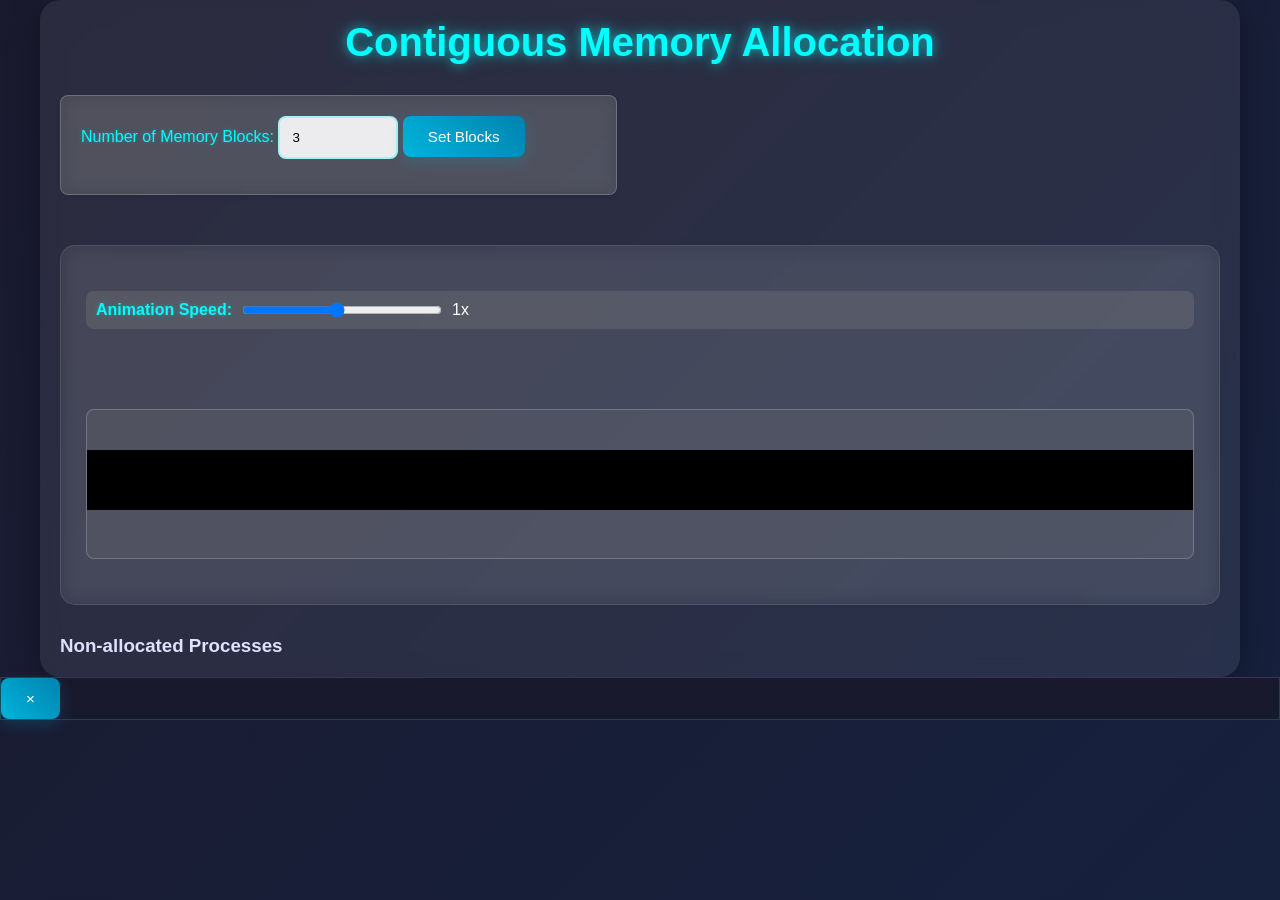
<file: cma/cma.html>
<!DOCTYPE html>
<html lang="en">
<head>
    <meta charset="UTF-8">
    <meta name="viewport" content="width=device-width, initial-scale=1.0">
    <title>Memory Allocation Simulator</title>
    <link rel="stylesheet" href="cma.css">
</head>
<body>
    <div class="container">
        <h1>Contiguous Memory Allocation</h1>
        
        <div class="controls">
            <!-- Remove the memory-setup div wrapper -->
            <div class="block-setup">
                <label for="blockCount">Number of Memory Blocks:</label>
                <input type="number" id="blockCount" min="1" value="3">
                <button onclick="initializeMemoryBlocks()">Set Blocks</button>
                <div id="blockSizesContainer"></div>
            </div>
            
            <div class="process-setup" style="display: none;">
                <div class="input-group">
                    <label for="processCount">Number of Processes:</label>
                    <input type="number" id="processCount" min="1" value="3">
                    <button onclick="generateProcessInputs()">Set Processes</button>
                </div>
                <div id="processSizesContainer"></div>
            </div>
        </div>

        <button id="allocateButton" style="display: none;" onclick="allocateAllProcesses()">Allocate All Processes</button>

        <div class="memory-visualization">
            <div class="memory-block" id="memoryBlock"></div>
        </div>

        <div class="process-list" id="processList">
            <h3>Non-allocated Processes</h3>
        </div>
    </div>
    <!-- Add this right before the closing body tag -->
    <div class="dialog-overlay"></div>
    <div class="strategy-info-dialog">
        <button class="close-dialog">&times;</button>
        <h3></h3>
        <p></p>
    </div>
    <script src="cma.js"></script>
</body>
</html>
</file>
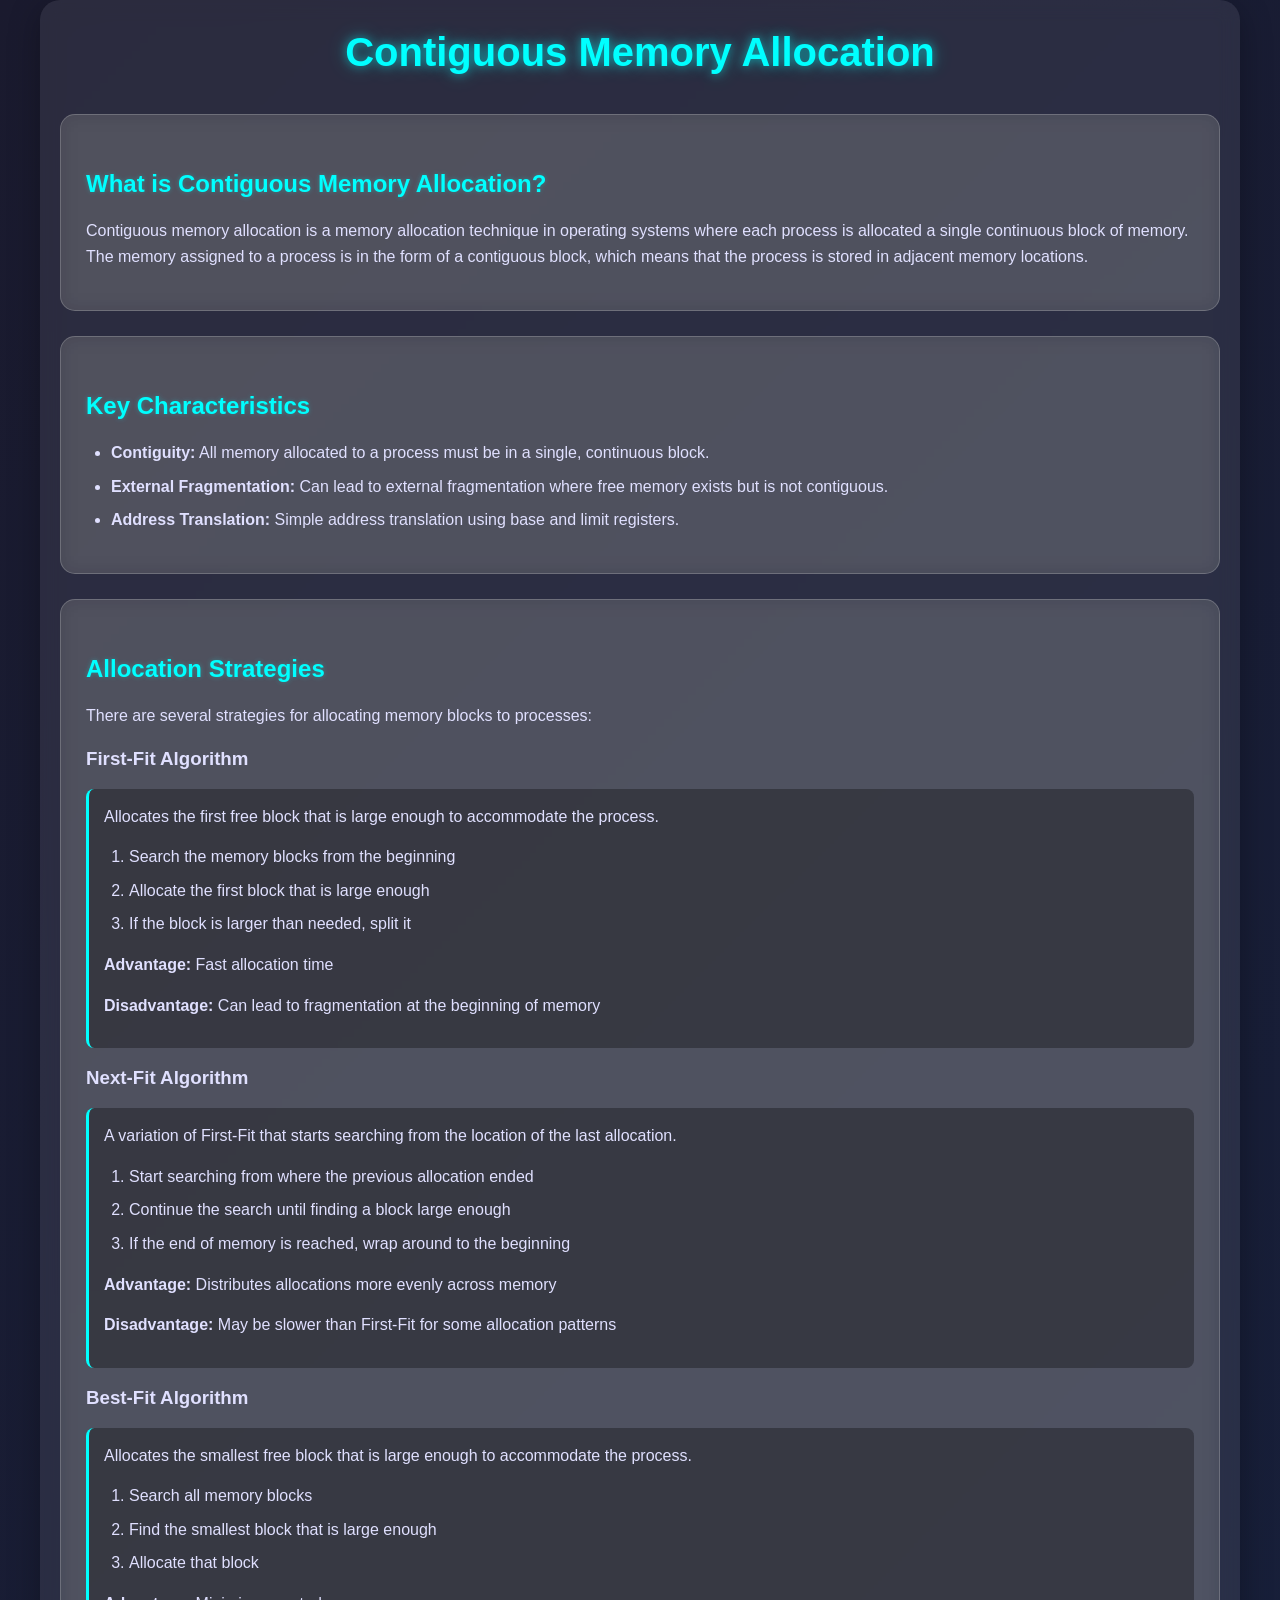
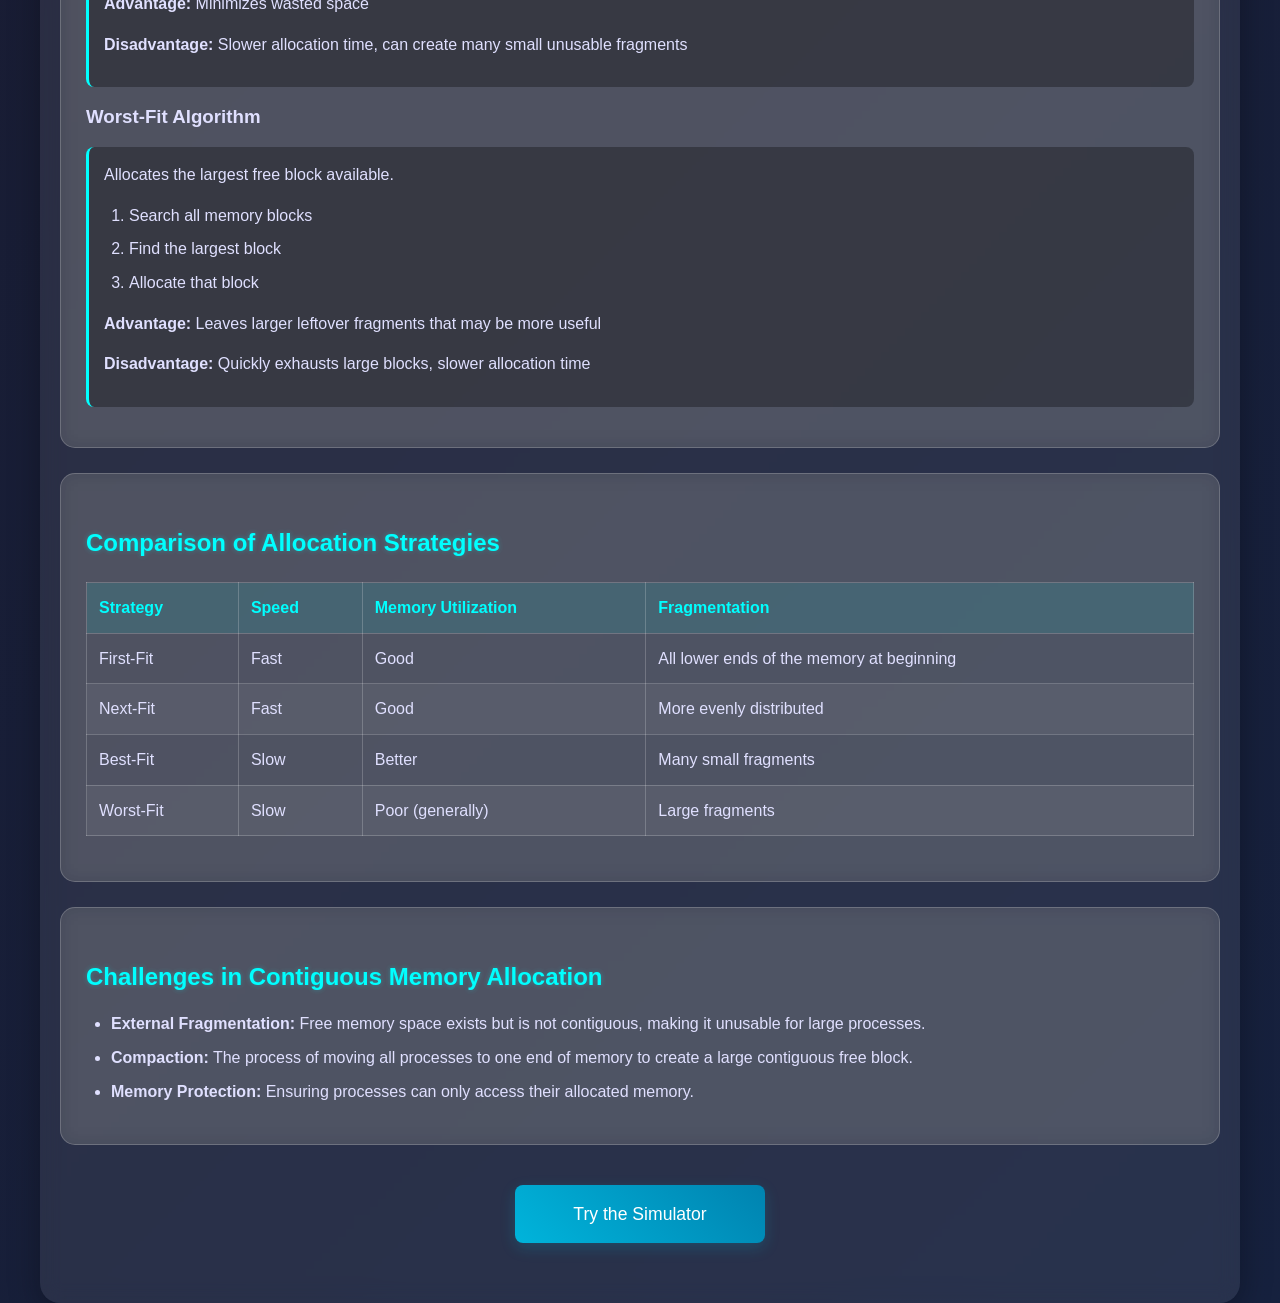
<file: cma/info.html>
<!DOCTYPE html>
<html lang="en">
<head>
    <meta charset="UTF-8">
    <meta name="viewport" content="width=device-width, initial-scale=1.0">
    <title>Contiguous Memory Allocation - Information</title>
    <style>
        * {
            margin: 0;
            padding: 0;
            box-sizing: border-box;
        }

        body {
            background: linear-gradient(135deg, #1a1a2e 0%, #16213e 100%);
            min-height: 100vh;
            color: #e0e0ff;
            font-family: 'Inter', sans-serif;
            line-height: 1.6;
        }

        .container {
            max-width: 1200px;
            margin: 0 auto;
            padding: 20px;
            backdrop-filter: blur(10px);
            background: rgba(255, 255, 255, 0.08);
            border-radius: 20px;
            box-shadow: 0 8px 32px rgba(0, 0, 0, 0.3);
        }

        h1 {
            text-align: center;
            margin-bottom: 30px;
            color: #00ffff;
            font-size: 2.5em;
            text-shadow: 0 0 10px rgba(0, 255, 255, 0.5),
                         0 0 20px rgba(0, 255, 255, 0.3);
            animation: glow 2s infinite alternate;
        }

        h2 {
            color: #00ffff;
            margin: 25px 0 15px;
            text-shadow: 0 0 5px rgba(0, 255, 255, 0.3);
        }

        .info-section {
            background: rgba(128, 128, 128, 0.3);
            border: 1px solid rgba(255, 255, 255, 0.2);
            border-radius: 15px;
            padding: 25px;
            margin-bottom: 25px;
            backdrop-filter: blur(10px);
            transition: transform 0.3s ease, box-shadow 0.3s ease;
        }

        .info-section:hover {
            transform: translateY(-5px);
            box-shadow: 0 10px 20px rgba(0, 255, 255, 0.2);
        }

        p {
            margin-bottom: 15px;
        }

        ul, ol {
            margin-left: 25px;
            margin-bottom: 15px;
        }

        li {
            margin-bottom: 8px;
        }

        .algorithm {
            background: rgba(0, 0, 0, 0.3);
            padding: 15px;
            border-radius: 8px;
            margin: 15px 0;
            border-left: 3px solid #00ffff;
        }

        .simulator-btn {
            display: block;
            width: 250px;
            margin: 40px auto;
            background: linear-gradient(45deg, #00b4db, #0083b0);
            color: white;
            padding: 15px 30px;
            border: none;
            border-radius: 8px;
            cursor: pointer;
            font-weight: 500;
            font-size: 1.1rem;
            text-align: center;
            text-decoration: none;
            transition: all 0.3s ease;
            box-shadow: 0 5px 15px rgba(0, 180, 219, 0.2);
        }

        .simulator-btn:hover {
            transform: translateY(-3px);
            box-shadow: 0 8px 20px rgba(0, 180, 219, 0.4);
        }

        .comparison-table {
            width: 100%;
            border-collapse: collapse;
            margin: 20px 0;
        }

        .comparison-table th, .comparison-table td {
            border: 1px solid rgba(255, 255, 255, 0.2);
            padding: 12px;
            text-align: left;
        }

        .comparison-table th {
            background: rgba(0, 255, 255, 0.1);
            color: #00ffff;
        }

        .comparison-table tr:nth-child(even) {
            background: rgba(255, 255, 255, 0.05);
        }

        @keyframes glow {
            from { text-shadow: 0 0 10px rgba(0, 255, 255, 0.5); }
            to { text-shadow: 0 0 20px rgba(0, 255, 255, 0.8), 0 0 30px rgba(0, 255, 255, 0.6); }
        }

        @media (max-width: 768px) {
            .container {
                padding: 15px;
            }
            
            h1 {
                font-size: 2em;
            }
            
            .info-section {
                padding: 15px;
            }
            
            .comparison-table th, .comparison-table td {
                padding: 8px;
                font-size: 0.9em;
            }
        }
    </style>
</head>
<body>
    <div class="container">
        <h1>Contiguous Memory Allocation</h1>
        
        <div class="info-section">
            <h2>What is Contiguous Memory Allocation?</h2>
            <p>Contiguous memory allocation is a memory allocation technique in operating systems where each process is allocated a single continuous block of memory. The memory assigned to a process is in the form of a contiguous block, which means that the process is stored in adjacent memory locations.</p>
        </div>
        
        <div class="info-section">
            <h2>Key Characteristics</h2>
            <ul>
                <li><strong>Contiguity:</strong> All memory allocated to a process must be in a single, continuous block.</li>
                <li><strong>External Fragmentation:</strong> Can lead to external fragmentation where free memory exists but is not contiguous.</li>
                <li><strong>Address Translation:</strong> Simple address translation using base and limit registers.</li>
            </ul>
        </div>
        
        <div class="info-section">
            <h2>Allocation Strategies</h2>
            <p>There are several strategies for allocating memory blocks to processes:</p>
            
            <h3>First-Fit Algorithm</h3>
            <div class="algorithm">
                <p>Allocates the first free block that is large enough to accommodate the process.</p>
                <ol>
                    <li>Search the memory blocks from the beginning</li>
                    <li>Allocate the first block that is large enough</li>
                    <li>If the block is larger than needed, split it</li>
                </ol>
                <p><strong>Advantage:</strong> Fast allocation time</p>
                <p><strong>Disadvantage:</strong> Can lead to fragmentation at the beginning of memory</p>
            </div>
            
            <h3>Next-Fit Algorithm</h3>
            <div class="algorithm">
                <p>A variation of First-Fit that starts searching from the location of the last allocation.</p>
                <ol>
                    <li>Start searching from where the previous allocation ended</li>
                    <li>Continue the search until finding a block large enough</li>
                    <li>If the end of memory is reached, wrap around to the beginning</li>
                </ol>
                <p><strong>Advantage:</strong> Distributes allocations more evenly across memory</p>
                <p><strong>Disadvantage:</strong> May be slower than First-Fit for some allocation patterns</p>
            </div>
            
            <h3>Best-Fit Algorithm</h3>
            <div class="algorithm">
                <p>Allocates the smallest free block that is large enough to accommodate the process.</p>
                <ol>
                    <li>Search all memory blocks</li>
                    <li>Find the smallest block that is large enough</li>
                    <li>Allocate that block</li>
                </ol>
                <p><strong>Advantage:</strong> Minimizes wasted space</p>
                <p><strong>Disadvantage:</strong> Slower allocation time, can create many small unusable fragments</p>
            </div>
            
            <h3>Worst-Fit Algorithm</h3>
            <div class="algorithm">
                <p>Allocates the largest free block available.</p>
                <ol>
                    <li>Search all memory blocks</li>
                    <li>Find the largest block</li>
                    <li>Allocate that block</li>
                </ol>
                <p><strong>Advantage:</strong> Leaves larger leftover fragments that may be more useful</p>
                <p><strong>Disadvantage:</strong> Quickly exhausts large blocks, slower allocation time</p>
            </div>
        </div>
        
        <div class="info-section">
            <h2>Comparison of Allocation Strategies</h2>
            <table class="comparison-table">
                <thead>
                    <tr>
                        <th>Strategy</th>
                        <th>Speed</th>
                        <th>Memory Utilization</th>
                        <th>Fragmentation</th>
                    </tr>
                </thead>
                <tbody>
                    <tr>
                        <td>First-Fit</td>
                        <td>Fast</td>
                        <td>Good</td>
                        <td>All lower ends of the memory at beginning</td>
                    </tr>
                    <tr>
                        <td>Next-Fit</td>
                        <td>Fast</td>
                        <td>Good</td>
                        <td>More evenly distributed</td>
                    </tr>
                    <tr>
                        <td>Best-Fit</td>
                        <td>Slow</td>
                        <td>Better</td>
                        <td>Many small fragments</td>
                    </tr>
                    <tr>
                        <td>Worst-Fit</td>
                        <td>Slow</td>
                        <td>Poor (generally)</td>
                        <td>Large fragments</td>
                    </tr>
                </tbody>
            </table>
        </div>
        
        <div class="info-section">
            <h2>Challenges in Contiguous Memory Allocation</h2>
            <ul>
                <li><strong>External Fragmentation:</strong> Free memory space exists but is not contiguous, making it unusable for large processes.</li>
                <li><strong>Compaction:</strong> The process of moving all processes to one end of memory to create a large contiguous free block.</li>
                <li><strong>Memory Protection:</strong> Ensuring processes can only access their allocated memory.</li>
            </ul>
        </div>
        
        <a href="cma.html" class="simulator-btn">Try the Simulator</a>
    </div>
</body>
</html>
</file>
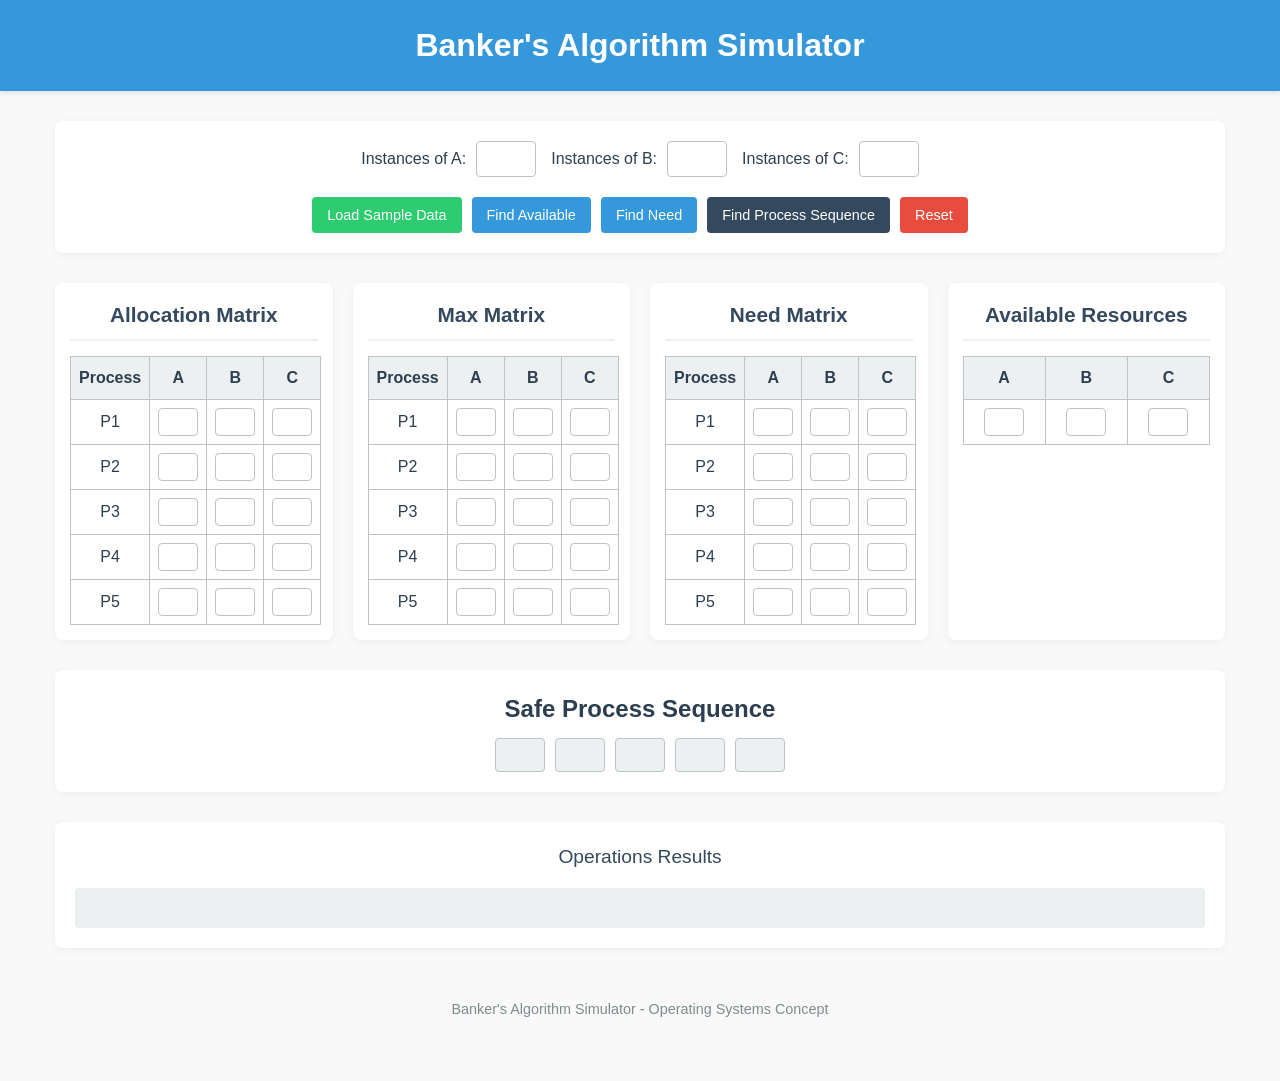
<file: deadlock/deadlock_avoidance.html>
<!DOCTYPE html>
<html lang="en">
  <head>
    <meta charset="utf-8">
    <meta name="viewport" content="width=device-width, initial-scale=1.0">
    <title>Banker's Algorithm Simulator</title>
    <style type="text/css">
      :root {
        --primary: #3498db;
        --primary-dark: #2980b9;
        --secondary: #2ecc71;
        --secondary-dark: #27ae60;
        --warning: #e74c3c;
        --dark: #34495e;
        --light: #ecf0f1;
        --border: #bdc3c7;
        --text: #2c3e50;
      }
      * {
        margin: 0;
        padding: 0;
        box-sizing: border-box;
      }

      body {
        font-family: 'Segoe UI', Tahoma, Geneva, Verdana, sans-serif;
        color: var(--text);
        background-color: #f9f9f9;
        line-height: 1.6;
        padding-bottom: 40px;
      }

      .container {
        width: 100%;
        max-width: 1200px;
        margin: 0 auto;
        padding: 0 15px;
      }

      /* Header Styling */
      .header {
        background-color: var(--primary);
        color: white;
        padding: 20px 0;
        margin-bottom: 30px;
        box-shadow: 0 2px 5px rgba(0,0,0,0.1);
      }

      .header h1 {
        text-align: center;
        font-size: 2rem;
        margin: 0;
      }

      /* Input Section */
      .resource-input {
        background-color: white;
        border-radius: 8px;
        padding: 20px;
        margin-bottom: 30px;
        box-shadow: 0 2px 10px rgba(0,0,0,0.05);
      }

      .resource-input-container {
        display: flex;
        flex-wrap: wrap;
        justify-content: center;
        gap: 15px;
        margin-bottom: 20px;
      }

      .resource-group {
        display: flex;
        align-items: center;
      }

      .resource-group label {
        margin-right: 10px;
        font-weight: 500;
      }

      .resource-input input[type="text"] {
        width: 60px;
        padding: 8px 10px;
        border: 1px solid var(--border);
        border-radius: 4px;
        font-size: 1rem;
        text-align: center;
      }

      /* Buttons */
      .button-group {
        display: flex;
        flex-wrap: wrap;
        justify-content: center;
        gap: 10px;
        margin-top: 20px;
      }

      button {
        padding: 10px 15px;
        border: none;
        border-radius: 4px;
        font-size: 0.9rem;
        font-weight: 500;
        cursor: pointer;
        transition: background-color 0.2s, transform 0.1s;
        white-space: nowrap;
      }

      button:hover {
        transform: translateY(-2px);
      }

      button:active {
        transform: translateY(0);
      }

      .btn-primary {
        background-color: var(--primary);
        color: white;
      }

      .btn-primary:hover {
        background-color: var(--primary-dark);
      }

      .btn-secondary {
        background-color: var(--secondary);
        color: white;
      }

      .btn-secondary:hover {
        background-color: var(--secondary-dark);
      }

      .btn-danger {
        background-color: var(--warning);
        color: white;
      }

      .btn-danger:hover {
        background-color: #c0392b;
      }

      .btn-dark {
        background-color: var(--dark);
        color: white;
      }

      .btn-dark:hover {
        background-color: #2c3e50;
      }

      /* Tables Section */
      .tables-container {
        display: grid;
        grid-template-columns: repeat(auto-fit, minmax(250px, 1fr));
        gap: 20px;
        margin-bottom: 30px;
      }

      .table-card {
        background-color: white;
        border-radius: 8px;
        padding: 15px;
        box-shadow: 0 2px 10px rgba(0,0,0,0.05);
      }

      .table-card h2 {
        text-align: center;
        margin-bottom: 15px;
        color: var(--dark);
        font-size: 1.3rem;
        border-bottom: 2px solid var(--light);
        padding-bottom: 8px;
      }

      table {
        width: 100%;
        border-collapse: collapse;
      }

      th, td {
        padding: 8px;
        text-align: center;
        border: 1px solid var(--border);
      }

      th {
        background-color: var(--light);
        font-weight: 600;
      }

      td input {
        width: 40px;
        padding: 5px;
        border: 1px solid var(--border);
        border-radius: 4px;
        text-align: center;
        font-size: 0.9rem;
      }

      /* Sequence and Results Section */
      .sequence-container {
        background-color: white;
        border-radius: 8px;
        padding: 20px;
        margin-bottom: 30px;
        box-shadow: 0 2px 10px rgba(0,0,0,0.05);
        text-align: center;
      }

      .sequence-inputs {
        display: flex;
        justify-content: center;
        flex-wrap: wrap;
        gap: 10px;
        margin-top: 10px;
      }

      .sequence-inputs input {
        width: 50px;
        padding: 8px;
        border: 1px solid var(--border);
        border-radius: 4px;
        text-align: center;
        font-size: 0.9rem;
        background-color: var(--light);
      }

      .results-container {
        background-color: white;
        border-radius: 8px;
        padding: 20px;
        margin-bottom: 30px;
        box-shadow: 0 2px 10px rgba(0,0,0,0.05);
      }

      .results-header {
        text-align: center;
        margin-bottom: 15px;
        font-size: 1.2rem;
        color: var(--dark);
      }

      .results-content {
        max-height: 300px;
        overflow-y: auto;
        padding: 15px;
        background-color: var(--light);
        border-radius: 4px;
        line-height: 1.8;
      }

      .calc-step {
        margin-bottom: 10px;
      }

      /* Footer */
      .footer {
        text-align: center;
        padding: 20px 0;
        color: #7f8c8d;
        font-size: 0.9rem;
      }

      /* Responsive adjustments */
      @media (max-width: 768px) {
        .header h1 {
          font-size: 1.8rem;
        }

        .resource-input-container {
          flex-direction: column;
          align-items: center;
        }

        .button-group {
          flex-direction: column;
          align-items: center;
        }

        button {
          width: 100%;
          max-width: 250px;
        }
      }

      @media (max-width: 576px) {
        .tables-container {
          grid-template-columns: 1fr;
        }

        .table-card {
          overflow-x: auto;
        }

        table {
          min-width: 280px;
        }

        th, td {
          padding: 6px 4px;
          font-size: 0.9rem;
        }

        .header h1 {
          font-size: 1.5rem;
        }
      }
    </style>
  </head>
  <body>
    <header class="header">
      <div class="container">
        <h1>Banker's Algorithm Simulator</h1>
      </div>
    </header>

    <div class="container">
      <!-- Resources Input Section -->
      <div class="resource-input">
        <div class="resource-input-container">
          <div class="resource-group">
            <label for="resourceA">Instances of A:</label>
            <input type="text" id="resourceA" size="2" maxlength="2"/>
          </div>
          
          <div class="resource-group">
            <label for="resourceB">Instances of B:</label>
            <input type="text" id="resourceB" size="2" maxlength="2"/>
          </div>
          
          <div class="resource-group">
            <label for="resourceC">Instances of C:</label>
            <input type="text" id="resourceC" size="2" maxlength="2"/>
          </div>
        </div>
        
        <div class="button-group">
          <button type="button" class="btn-secondary" onclick="sample()">Load Sample Data</button>
          <button type="button" class="btn-primary" onclick="find_avai()">Find Available</button>
          <button type="button" class="btn-primary" onclick="find_need()">Find Need</button>
          <button type="button" class="btn-dark" onclick="find_sequence()">Find Process Sequence</button>
          <button type="button" class="btn-danger" onclick="reset()">Reset</button>
        </div>
      </div>

      <!-- Tables Container -->
      <div class="tables-container">
        <!-- Allocation Table -->
        <div class="table-card">
          <h2>Allocation Matrix</h2>
          <table>
            <thead>
              <tr>
                <th>Process</th>
                <th>A</th>
                <th>B</th>
                <th>C</th>
              </tr>
            </thead>
            <tbody>
              <tr>
                <td>P1</td>
                <td><input id="a11" size="2" maxlength="2"/></td>
                <td><input id="a12" size="2" maxlength="2"/></td>
                <td><input id="a13" size="2" maxlength="2"/></td>
              </tr>
              <tr>
                <td>P2</td>
                <td><input id="a21" size="2" maxlength="2"/></td>
                <td><input id="a22" size="2" maxlength="2"/></td>
                <td><input id="a23" size="2" maxlength="2"/></td>
              </tr>
              <tr>
                <td>P3</td>
                <td><input id="a31" size="2" maxlength="2"/></td>
                <td><input id="a32" size="2" maxlength="2"/></td>
                <td><input id="a33" size="2" maxlength="2"/></td>
              </tr>
              <tr>
                <td>P4</td>
                <td><input id="a41" size="2" maxlength="2"/></td>
                <td><input id="a42" size="2" maxlength="2"/></td>
                <td><input id="a43" size="2" maxlength="2"/></td>
              </tr>
              <tr>
                <td>P5</td>
                <td><input id="a51" size="2" maxlength="2"/></td>
                <td><input id="a52" size="2" maxlength="2"/></td>
                <td><input id="a53" size="2" maxlength="2"/></td>
              </tr>
            </tbody>
          </table>
        </div>

        <!-- Max Table -->
        <div class="table-card">
          <h2>Max Matrix</h2>
          <table>
            <thead>
              <tr>
                <th>Process</th>
                <th>A</th>
                <th>B</th>
                <th>C</th>
              </tr>
            </thead>
            <tbody>
              <tr>
                <td>P1</td>
                <td><input id="m11" size="2" maxlength="2"/></td>
                <td><input id="m12" size="2" maxlength="2"/></td>
                <td><input id="m13" size="2" maxlength="2"/></td>
              </tr>
              <tr>
                <td>P2</td>
                <td><input id="m21" size="2" maxlength="2"/></td>
                <td><input id="m22" size="2" maxlength="2"/></td>
                <td><input id="m23" size="2" maxlength="2"/></td>
              </tr>
              <tr>
                <td>P3</td>
                <td><input id="m31" size="2" maxlength="2"/></td>
                <td><input id="m32" size="2" maxlength="2"/></td>
                <td><input id="m33" size="2" maxlength="2"/></td>
              </tr>
              <tr>
                <td>P4</td>
                <td><input id="m41" size="2" maxlength="2"/></td>
                <td><input id="m42" size="2" maxlength="2"/></td>
                <td><input id="m43" size="2" maxlength="2"/></td>
              </tr>
              <tr>
                <td>P5</td>
                <td><input id="m51" size="2" maxlength="2"/></td>
                <td><input id="m52" size="2" maxlength="2"/></td>
                <td><input id="m53" size="2" maxlength="2"/></td>
              </tr>
            </tbody>
          </table>
        </div>

        <!-- Need Table -->
        <div class="table-card">
          <h2>Need Matrix</h2>
          <table>
            <thead>
              <tr>
                <th>Process</th>
                <th>A</th>
                <th>B</th>
                <th>C</th>
              </tr>
            </thead>
            <tbody>
              <tr>
                <td>P1</td>
                <td><input id="n11" size="2" maxlength="2" readonly/></td>
                <td><input id="n12" size="2" maxlength="2" readonly/></td>
                <td><input id="n13" size="2" maxlength="2" readonly/></td>
              </tr>
              <tr>
                <td>P2</td>
                <td><input id="n21" size="2" maxlength="2" readonly/></td>
                <td><input id="n22" size="2" maxlength="2" readonly/></td>
                <td><input id="n23" size="2" maxlength="2" readonly/></td>
              </tr>
              <tr>
                <td>P3</td>
                <td><input id="n31" size="2" maxlength="2" readonly/></td>
                <td><input id="n32" size="2" maxlength="2" readonly/></td>
                <td><input id="n33" size="2" maxlength="2" readonly/></td>
              </tr>
              <tr>
                <td>P4</td>
                <td><input id="n41" size="2" maxlength="2" readonly/></td>
                <td><input id="n42" size="2" maxlength="2" readonly/></td>
                <td><input id="n43" size="2" maxlength="2" readonly/></td>
              </tr>
              <tr>
                <td>P5</td>
                <td><input id="n51" size="2" maxlength="2" readonly/></td>
                <td><input id="n52" size="2" maxlength="2" readonly/></td>
                <td><input id="n53" size="2" maxlength="2" readonly/></td>
              </tr>
            </tbody>
          </table>
        </div>

        <!-- Available Table -->
        <div class="table-card">
          <h2>Available Resources</h2>
          <table>
            <thead>
              <tr>
                <th>A</th>
                <th>B</th>
                <th>C</th>
              </tr>
            </thead>
            <tbody>
              <tr>
                <td><input id="av11" size="2" maxlength="2" readonly/></td>
                <td><input id="av12" size="2" maxlength="2" readonly/></td>
                <td><input id="av13" size="2" maxlength="2" readonly/></td>
              </tr>
            </tbody>
          </table>
        </div>
      </div>

      <!-- Safe Sequence Section -->
      <div class="sequence-container">
        <h2>Safe Process Sequence</h2>
        <div class="sequence-inputs">
          <input id="p1" size="2" maxlength="2" readonly/>
          <input id="p2" size="2" maxlength="2" readonly/>
          <input id="p3" size="2" maxlength="2" readonly/>
          <input id="p4" size="2" maxlength="2" readonly/>
          <input id="p5" size="2" maxlength="2" readonly/>
        </div>
      </div>

      <!-- Results Section -->
      <div class="results-container">
        <div class="results-header">Operations Results</div>
        <div class="results-content">
          <div id="calc0" class="calc-step"></div>
          <div id="calc1" class="calc-step"></div>
          <div id="calc2" class="calc-step"></div>
          <div id="calc3" class="calc-step"></div>
          <div id="calc4" class="calc-step"></div>
          <div id="calc5" class="calc-step"></div>
        </div>
      </div>
    </div>

    <footer class="footer">
      <div class="container">
        <p>Banker's Algorithm Simulator - Operating Systems Concept</p>
      </div>
    </footer>

    <script>
        // Original script logic preserved
        function validation(){
          var a = document.getElementById('resourceA').value;
          var b = document.getElementById('resourceB').value;
          var c = document.getElementById('resourceC').value;
          if( a=='' || a<0 || b=='' || b<0 || c=='' || c<0){
            alert("Resource instance value can't be negative or blank");
          }
          for(var i=1; i<=5; i++){
            for(var j=1; j<=3; j++){
              if(document.getElementById('a'+i+j).value<0 || document.getElementById('a'+i+j).value==''){
                alert("Allocation matrix elements can't be negative or blank");
              }
              if(document.getElementById('m'+i+j).value<0 || document.getElementById('m'+i+j).value==''){
                alert("Max matrix elements can't be negative or blank");
              }
            }
            document.getElementById('calc'+i).innerHTML = '';
          }
          document.getElementById('calc0').innerHTML = '';
        }


        function reset(){
          document.getElementById('resourceA').value = '';
          document.getElementById('resourceB').value = '';
          document.getElementById('resourceC').value = '';
          for(var i=1; i<=5; i++){
            for(var j=1; j<=3; j++){
              document.getElementById('a'+i+j).value='';
              document.getElementById('m'+i+j).value='';
              document.getElementById('n'+i+j).value='';
            }
            document.getElementById('p'+i).value = ''
            document.getElementById('calc'+i).innerHTML = '';
          }
          document.getElementById('av11').value = '';
          document.getElementById('av12').value = '';
          document.getElementById('av13').value = '';
          document.getElementById('calc0').innerHTML = '';
        }

        function sample(){
          sam = [[0,1,0],
                [2,0,0],
                [3,0,2],
                [2,1,1],
                [0,0,2]];

          max = [[7,5,3],
                [3,2,2],
                [9,0,2],
                [2,2,2],
                [4,3,3]];
          for(var i=1; i<=5; i++){
            for(var j=1; j<=3; j++){
              document.getElementById('a'+i+j).value = sam[i-1][j-1];
              document.getElementById('m'+i+j).value = max[i-1][j-1];
            }
          }
          document.getElementById('resourceA').value = 10;
          document.getElementById('resourceB').value = 5;
          document.getElementById('resourceC').value = 7;
          document.getElementById('calc0').innerHTML = '<div class="alert alert-success">Sample data loaded successfully!</div>';
        }

        function find_avai(){
          var a = document.getElementById('resourceA').value;
          var b = document.getElementById('resourceB').value;
          var c = document.getElementById('resourceC').value;
          var x = 0;
          var y = 0;
          var z = 0;
          document.getElementById('calc1').innerHTML = '<strong>Calculating the Available Matrix:</strong><br>Available[n] = Total instances - (Allocation[0][n] + Allocation[1][n] + Allocation[2][n] + Allocation[3][n] + Allocation[4][n])<br>';
          document.getElementById('calc1').innerHTML += 'Available[0] = '+a+' - ';
          document.getElementById('calc2').innerHTML = 'Available[1] = '+b+' - ';
          document.getElementById('calc3').innerHTML = 'Available[2] = '+c+' - ';
          for(var i=1; i<=5; i++){
              var x = x + parseInt(document.getElementById('a'+i+'1').value);
              document.getElementById('calc1').innerHTML += parseInt(document.getElementById('a'+i+'1').value); if(i<5){document.getElementById('calc1').innerHTML += '+';}else{document.getElementById('calc1').innerHTML += ' = '}
              var y = y + parseInt(document.getElementById('a'+i+'2').value);
              document.getElementById('calc2').innerHTML += parseInt(document.getElementById('a'+i+'2').value); if(i<5){document.getElementById('calc2').innerHTML += '+';}else{document.getElementById('calc2').innerHTML += ' = '}
              var z = z + parseInt(document.getElementById('a'+i+'3').value);
              document.getElementById('calc3').innerHTML += parseInt(document.getElementById('a'+i+'3').value); if(i<5){document.getElementById('calc3').innerHTML += '+';}else{document.getElementById('calc3').innerHTML += ' = '}
          }
          document.getElementById('av11').value = a-x;
          document.getElementById('calc1').innerHTML += a-x;
          document.getElementById('av12').value = b-y;
          document.getElementById('calc2').innerHTML += b-y;
          document.getElementById('av13').value = c-z;
          document.getElementById('calc3').innerHTML += c-z;
          document.getElementById('calc4').innerHTML = '';
          document.getElementById('calc5').innerHTML = '';
          document.getElementById('calc0').innerHTML = '';
          validation();
        }

        function find_need(){
          document.getElementById('calc1').innerHTML = '<strong>Calculating the Need Matrix:</strong><br>Need[n][n] = Max[n][n] - Allocation[n][n]<br>';
          document.getElementById('calc2').innerHTML = '';
          document.getElementById('calc3').innerHTML = '';
          document.getElementById('calc4').innerHTML = '';
          document.getElementById('calc5').innerHTML = '';
          document.getElementById('calc0').innerHTML = '';
          for(var i=1; i<=5; i++){
            for(var j=1; j<=3; j++){
              document.getElementById('n'+i+j).value = parseInt(document.getElementById('m'+i+j).value) - parseInt(document.getElementById('a'+i+j).value);
              document.getElementById('calc'+i).innerHTML += 'Need['+(i-1)+']'+'['+(j-1)+']'+' = '+document.getElementById('m'+i+j).value + ' - ' + document.getElementById('a'+i+j).value+' = '+document.getElementById('n'+i+j).value+'&nbsp;&nbsp;&nbsp;';
            }
          }
        }


        function find_sequence(){
          var dp = 0;
          var checker = 0;
          var q = 1;
          var k=1;
          document.getElementById('calc0').innerHTML = '<strong>Calculating the Safe Process Sequence:</strong><br>';
          for(var j=1; j<=5; j++){
            x1 = parseInt(document.getElementById('av11').value);
            x2 = parseInt(document.getElementById('av12').value);
            x3 = parseInt(document.getElementById('av13').value);
            document.getElementById('calc'+j).innerHTML = '<strong>Step '+j+':</strong> Available Matrix = ('+x1+', '+x2+', '+x3+')';
            for(var i=k; i<=5; i++){
              var ex1 = parseInt(document.getElementById('a'+i+'1').value);
              var ex2 = parseInt(document.getElementById('a'+i+'2').value);
              var ex3 = parseInt(document.getElementById('a'+i+'3').value);
              if(ex1!= 0 || ex2!= 0 || ex3!= 0){
                if(x1 >= parseInt(document.getElementById('n'+i+'1').value) && x2 >= parseInt(document.getElementById('n'+i+'2').value) && x3 >= parseInt(document.getElementById('n'+i+'3').value)){
                  document.getElementById('p'+q).value = 'P'+i;
                  document.getElementById('calc'+j).innerHTML += '<br>Need['+(i)+'] = ('+document.getElementById('n'+i+'1').value+', '+document.getElementById('n'+i+'2').value+', '
                  +document.getElementById('n'+i+'3').value+') <= Available = ('+x1+', '+x2+', '+x3
                  +') → Process P'+i+' is selected.<br>New Available = ('+document.getElementById('av11').value+', '+document.getElementById('av12').value+', '+document.getElementById('av13').value+') + ('+document.getElementById('a'+i+'1').value+', '+document.getElementById('a'+i+'2').value+', '
                  +document.getElementById('a'+i+'3').value+') = ';
                  document.getElementById('av11').value = parseInt(document.getElementById('av11').value) + parseInt(document.getElementById('a'+i+'1').value);
                  document.getElementById('av12').value = parseInt(document.getElementById('av12').value) + parseInt(document.getElementById('a'+i+'2').value);
                  document.getElementById('av13').value = parseInt(document.getElementById('av13').value) + parseInt(document.getElementById('a'+i+'3').value);
                  document.getElementById('calc'+j).innerHTML += '('+document.getElementById('av11').value+', '+document.getElementById('av12').value+', '+document.getElementById('av13').value+')';
                  document.getElementById('a'+i+'1').value = '0';
                  document.getElementById('a'+i+'2').value = '0';
                  document.getElementById('a'+i+'3').value = '0';
                  k=i+1;
                  if (k==6){
                    k=1;
                  }
                  q = q + 1;
                  checker = checker + 1;
                  break;
                }
                else{
                  dp = i;
                }
              }
            }
          }
          if(checker == 0){
            alert("Deadlock detected! The system is in an unsafe state.");
            reset();
          }
        }
    </script>
  </body>
</html>
</file>
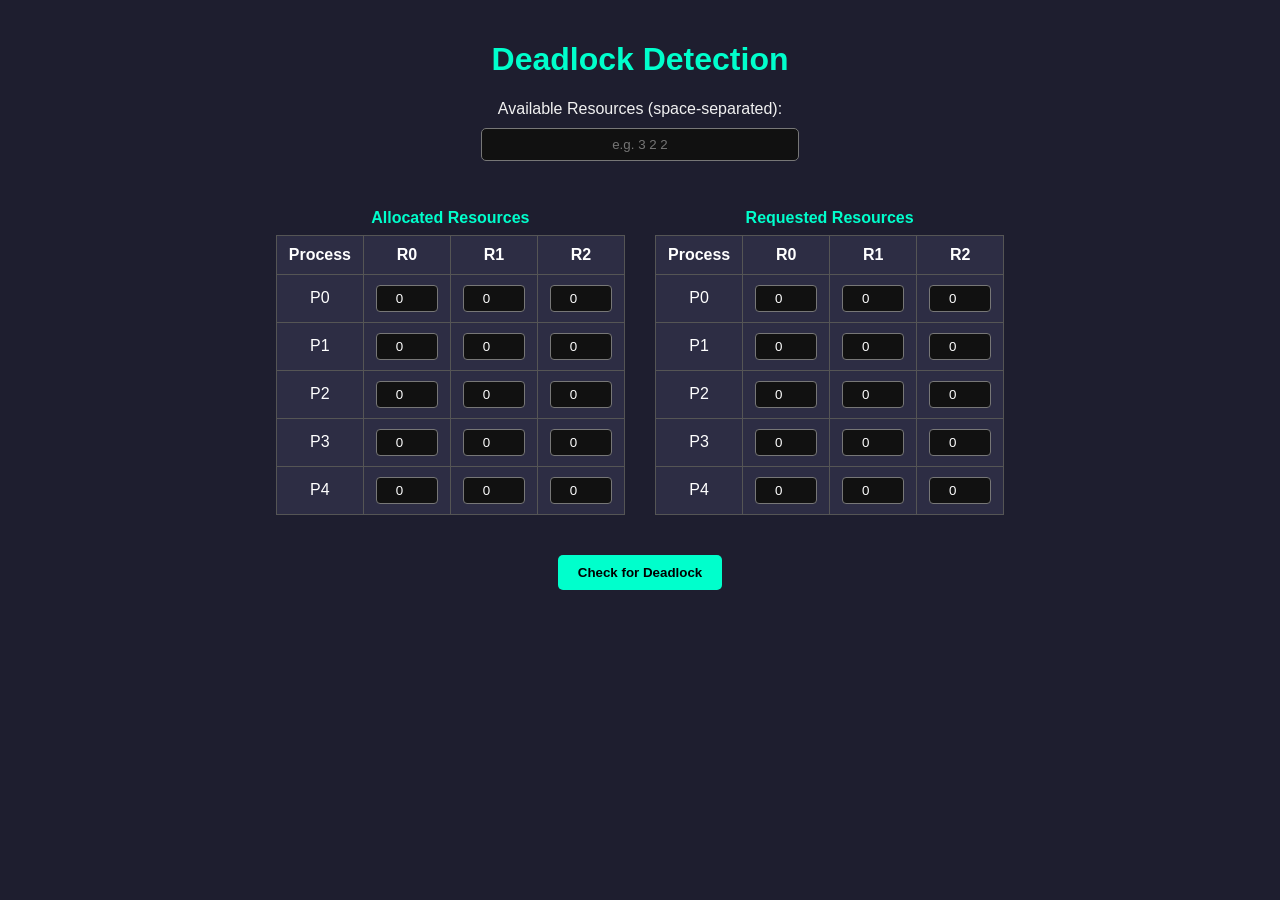
<file: deadlock/deadlock_detection.html>
<!DOCTYPE html>
<html lang="en">
<head>
  <meta charset="UTF-8">
  <title>Deadlock Detection</title>
  <meta name="viewport" content="width=device-width, initial-scale=1.0">
  <style>
    body {
      font-family: 'Segoe UI', Tahoma, Geneva, Verdana, sans-serif;
      background-color: #1e1e2f;
      color: #f1f1f1;
      text-align: center;
      padding: 20px;
      margin: 0;
    }

    h1 {
      color: #00ffcc;
      font-size: 2rem;
    }

    label {
      display: block;
      margin-bottom: 10px;
    }

    input[type="text"] {
      width: 80%;
      max-width: 300px;
      padding: 8px;
      background-color: #111;
      border: 1px solid #777;
      color: white;
      text-align: center;
      margin-bottom: 20px;
      border-radius: 5px;
    }

    .tables {
      display: flex;
      justify-content: center;
      flex-wrap: wrap;
      gap: 30px;
      margin: 20px 0;
    }

    table {
      border-collapse: collapse;
      background-color: #2d2d44;
      border: 1px solid #444;
      min-width: 300px;
      overflow-x: auto;
    }

    th, td {
      border: 1px solid #555;
      padding: 10px 12px;
      color: #fff;
    }

    input[type="number"] {
      width: 50px;
      padding: 5px;
      background-color: #111;
      border: 1px solid #777;
      color: white;
      text-align: center;
      border-radius: 4px;
    }

    .button {
      padding: 10px 20px;
      background-color: #00ffcc;
      color: #000;
      border: none;
      font-weight: bold;
      margin-top: 20px;
      cursor: pointer;
      border-radius: 5px;
      transition: background 0.3s;
    }

    .button:hover {
      background-color: #00c3a3;
    }

    .output {
      margin-top: 20px;
      font-size: 1.1em;
      word-wrap: break-word;
    }

    .success {
      color: #00ffcc;
    }

    .error {
      color: #ff5e5e;
    }

    caption {
      caption-side: top;
      padding: 8px;
      font-weight: bold;
      color: #00ffcc;
    }

    /* Responsive tweaks */
    @media (max-width: 768px) {
      table {
        font-size: 0.9rem;
      }
      input[type="number"] {
        width: 40px;
      }
    }

    @media (max-width: 480px) {
      h1 {
        font-size: 1.6rem;
      }

      .tables {
        flex-direction: column;
        align-items: center;
      }

      table {
        width: 95%;
        overflow-x: auto;
        display: block;
      }

      th, td {
        padding: 6px;
      }

      input[type="number"] {
        width: 36px;
        padding: 3px;
      }

      .button {
        width: 80%;
      }
    }
  </style>
</head>
<body>

  <h1>Deadlock Detection</h1>

  <div>
    <label for="available">Available Resources (space-separated):</label>
    <input type="text" id="available" placeholder="e.g. 3 2 2">
  </div>

  <div class="tables">
    <table id="allocTable">
      <caption>Allocated Resources</caption>
      <thead>
        <tr>
          <th>Process</th>
          <th>R0</th>
          <th>R1</th>
          <th>R2</th>
        </tr>
      </thead>
      <tbody>
        <tr><td>P0</td><td><input type="number" min="0" value="0"></td><td><input type="number" min="0" value="0"></td><td><input type="number" min="0" value="0"></td></tr>
        <tr><td>P1</td><td><input type="number" min="0" value="0"></td><td><input type="number" min="0" value="0"></td><td><input type="number" min="0" value="0"></td></tr>
        <tr><td>P2</td><td><input type="number" min="0" value="0"></td><td><input type="number" min="0" value="0"></td><td><input type="number" min="0" value="0"></td></tr>
        <tr><td>P3</td><td><input type="number" min="0" value="0"></td><td><input type="number" min="0" value="0"></td><td><input type="number" min="0" value="0"></td></tr>
        <tr><td>P4</td><td><input type="number" min="0" value="0"></td><td><input type="number" min="0" value="0"></td><td><input type="number" min="0" value="0"></td></tr>
      </tbody>
    </table>

    <table id="requestTable">
      <caption>Requested Resources</caption>
      <thead>
        <tr>
          <th>Process</th>
          <th>R0</th>
          <th>R1</th>
          <th>R2</th>
        </tr>
      </thead>
      <tbody>
        <tr><td>P0</td><td><input type="number" min="0" value="0"></td><td><input type="number" min="0" value="0"></td><td><input type="number" min="0" value="0"></td></tr>
        <tr><td>P1</td><td><input type="number" min="0" value="0"></td><td><input type="number" min="0" value="0"></td><td><input type="number" min="0" value="0"></td></tr>
        <tr><td>P2</td><td><input type="number" min="0" value="0"></td><td><input type="number" min="0" value="0"></td><td><input type="number" min="0" value="0"></td></tr>
        <tr><td>P3</td><td><input type="number" min="0" value="0"></td><td><input type="number" min="0" value="0"></td><td><input type="number" min="0" value="0"></td></tr>
        <tr><td>P4</td><td><input type="number" min="0" value="0"></td><td><input type="number" min="0" value="0"></td><td><input type="number" min="0" value="0"></td></tr>
      </tbody>
    </table>
  </div>

  <button class="button" onclick="detectDeadlock()">Check for Deadlock</button>

  <div class="output" id="output"></div>

  <script>
    function detectDeadlock() {
      const output = document.getElementById("output");
      output.innerHTML = "";

      const available = document.getElementById("available").value.trim().split(/\s+/).map(Number);
      const allocRows = document.querySelectorAll("#allocTable tbody tr");
      const requestRows = document.querySelectorAll("#requestTable tbody tr");

      const alloc = Array.from(allocRows, row =>
        Array.from(row.querySelectorAll("input"), input => Number(input.value) || 0)
      );
      const request = Array.from(requestRows, row =>
        Array.from(row.querySelectorAll("input"), input => Number(input.value) || 0)
      );

      const n = alloc.length;
      const m = available.length;
      const completed = Array(n).fill(false);
      let done = 0;
      let safeSequence = [];

      let changed = true;
      while (changed) {
        changed = false;
        for (let i = 0; i < n; i++) {
          if (!completed[i]) {
            let canProceed = true;
            for (let j = 0; j < m; j++) {
              if (request[i][j] > available[j]) {
                canProceed = false;
                break;
              }
            }
            if (canProceed) {
              for (let j = 0; j < m; j++) {
                available[j] += alloc[i][j];
              }
              completed[i] = true;
              safeSequence.push(`P${i}`);
              changed = true;
              done++;
            }
          }
        }
      }

      if (done === n) {
        output.innerHTML = `<div class="success">✅ No Deadlock Detected.<br>Safe Sequence: ${safeSequence.join(" → ")}</div>`;
      } else {
        const deadlocked = completed.map((c, i) => !c ? `P${i}` : null).filter(Boolean);
        output.innerHTML = `<div class="error">❌ Deadlock Detected!<br>Deadlocked Processes: ${deadlocked.join(", ")}</div>`;
      }
    }
  </script>

</body>
</html>
</file>
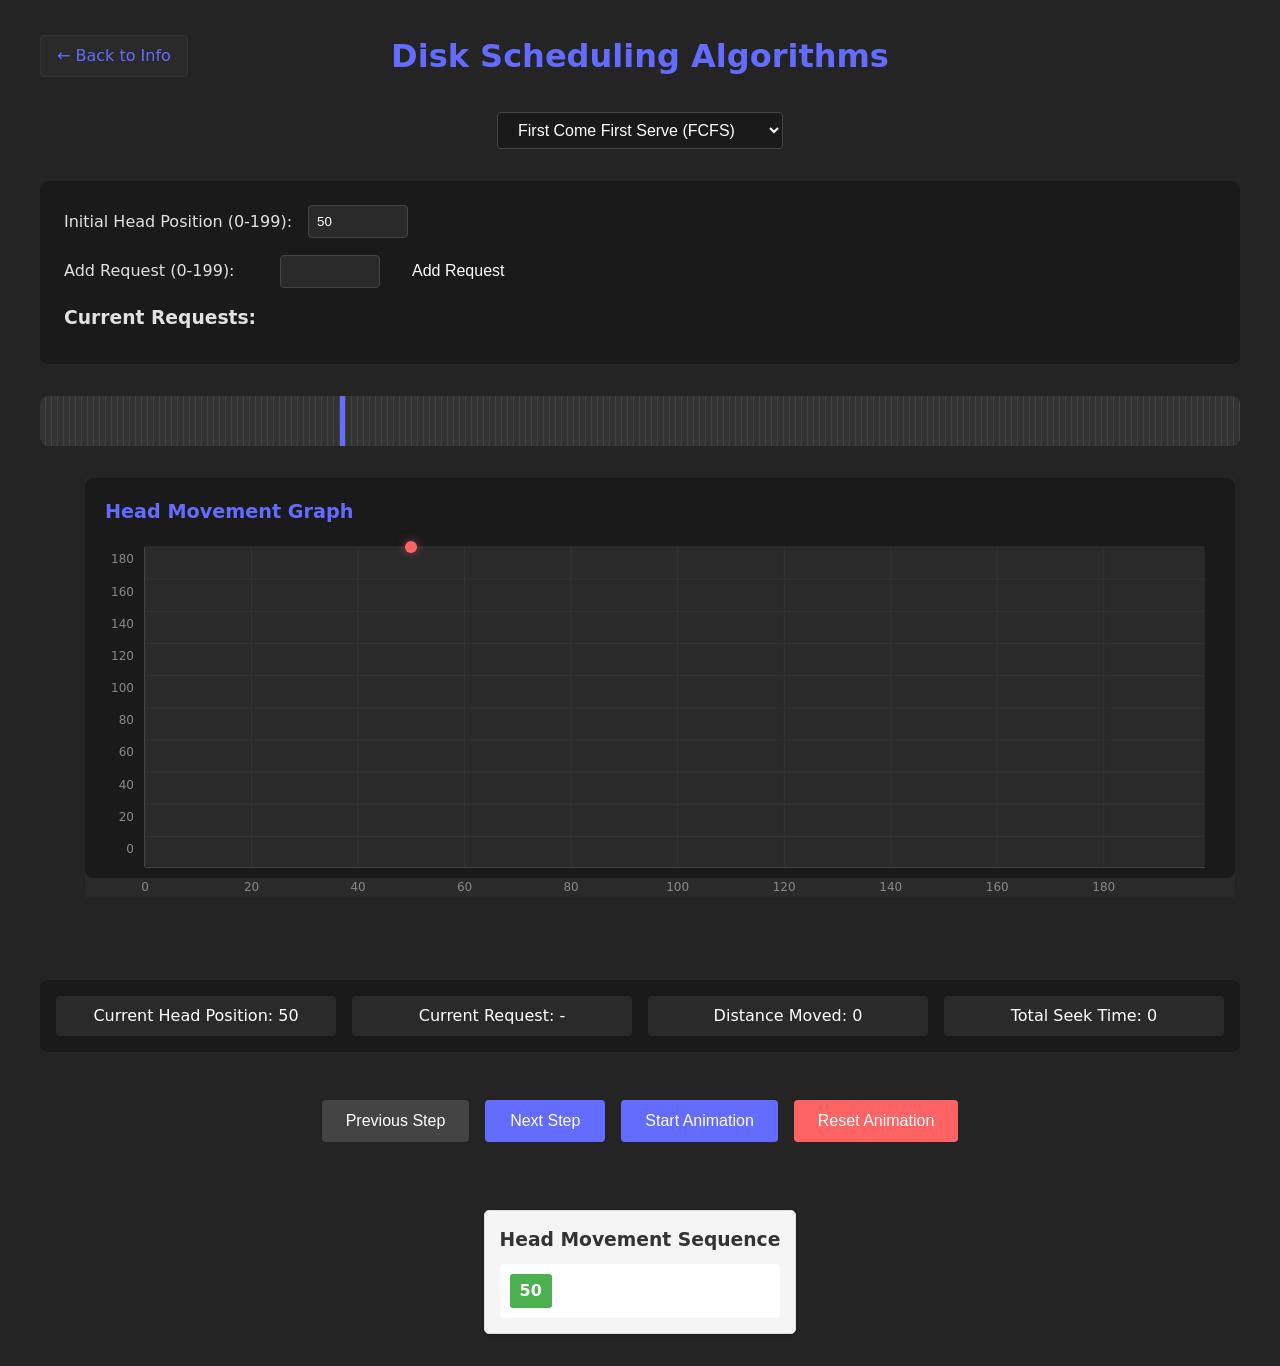
<file: disk_sched/disksched.html>
<!DOCTYPE html>
<html lang="en">
<head>
    <meta charset="UTF-8">
    <meta name="viewport" content="width=device-width, initial-scale=1.0">
    <title>Disk Scheduling Algorithms</title>
    <link rel="stylesheet" href="disksched.css">
</head>
<body>
    <div class="container">
        <div class="header">
            <a href="index.html" class="back-button">← Back to Info</a>
            <h1>Disk Scheduling Algorithms</h1>
        </div>
        
        <div class="algorithm-selector">
            <select id="algorithm">
                <option value="FCFS">First Come First Serve (FCFS)</option>
                <option value="SSTF">Shortest Seek Time First (SSTF)</option>
                <option value="SCAN">SCAN (Elevator)</option>
                <option value="CSCAN">Circular SCAN (C-SCAN)</option>
                <option value="LOOK">LOOK</option>
                <option value="CLOOK">Circular LOOK (C-LOOK)</option>
            </select>
            <div class="direction-selector" id="directionSelector" style="display: none;">
                <label for="direction">Traversal Direction:</label>
                <select id="direction">
                    <option value="right">Right to Left</option>
                    <option value="left">Left to Right</option>
                </select>
            </div>
        </div>

        <div class="input-section">
            <div class="head-input">
                <label for="initialHead">Initial Head Position (0-199):</label>
                <input type="number" id="initialHead" value="50" min="0" max="199">
            </div>
            <div class="requests-input">
                <label for="newRequest">Add Request (0-199):</label>
                <input type="number" id="newRequest" min="0" max="199">
                <button id="addRequest">Add Request</button>
            </div>
            <div class="requests-list">
                <h3>Current Requests:</h3>
                <ul id="requestsList"></ul>
            </div>
        </div>

        <div class="visualizer-container">
            <div class="disk-track" id="diskTrack"></div>
           
                <div class="graph" id="graph"></div>
            
            <div class="stats">
                <p>Current Head Position: <span id="currentHead">50</span></p>
                <p>Current Request: <span id="currentRequest">-</span></p>
                <p>Distance Moved: <span id="distanceMoved">0</span></p>
                <p>Total Seek Time: <span id="totalSeekTime">0</span></p>
            </div>
            <div class="controls">
                <button id="prevStep" disabled>Previous Step</button>
                <button id="nextStep">Next Step</button>
                <button id="playAnimation">Play Animation</button>
                <button id="resetAnimation">Reset Animation</button>
            </div>
            <div class="sequence-info-container">
                <h3>Head Movement Sequence</h3>
                <div id="sequenceList" class="sequence-list"></div>
            </div>
        </div>
    </div>
    <script src="disksched.js"></script>
</body>
</html>
</file>
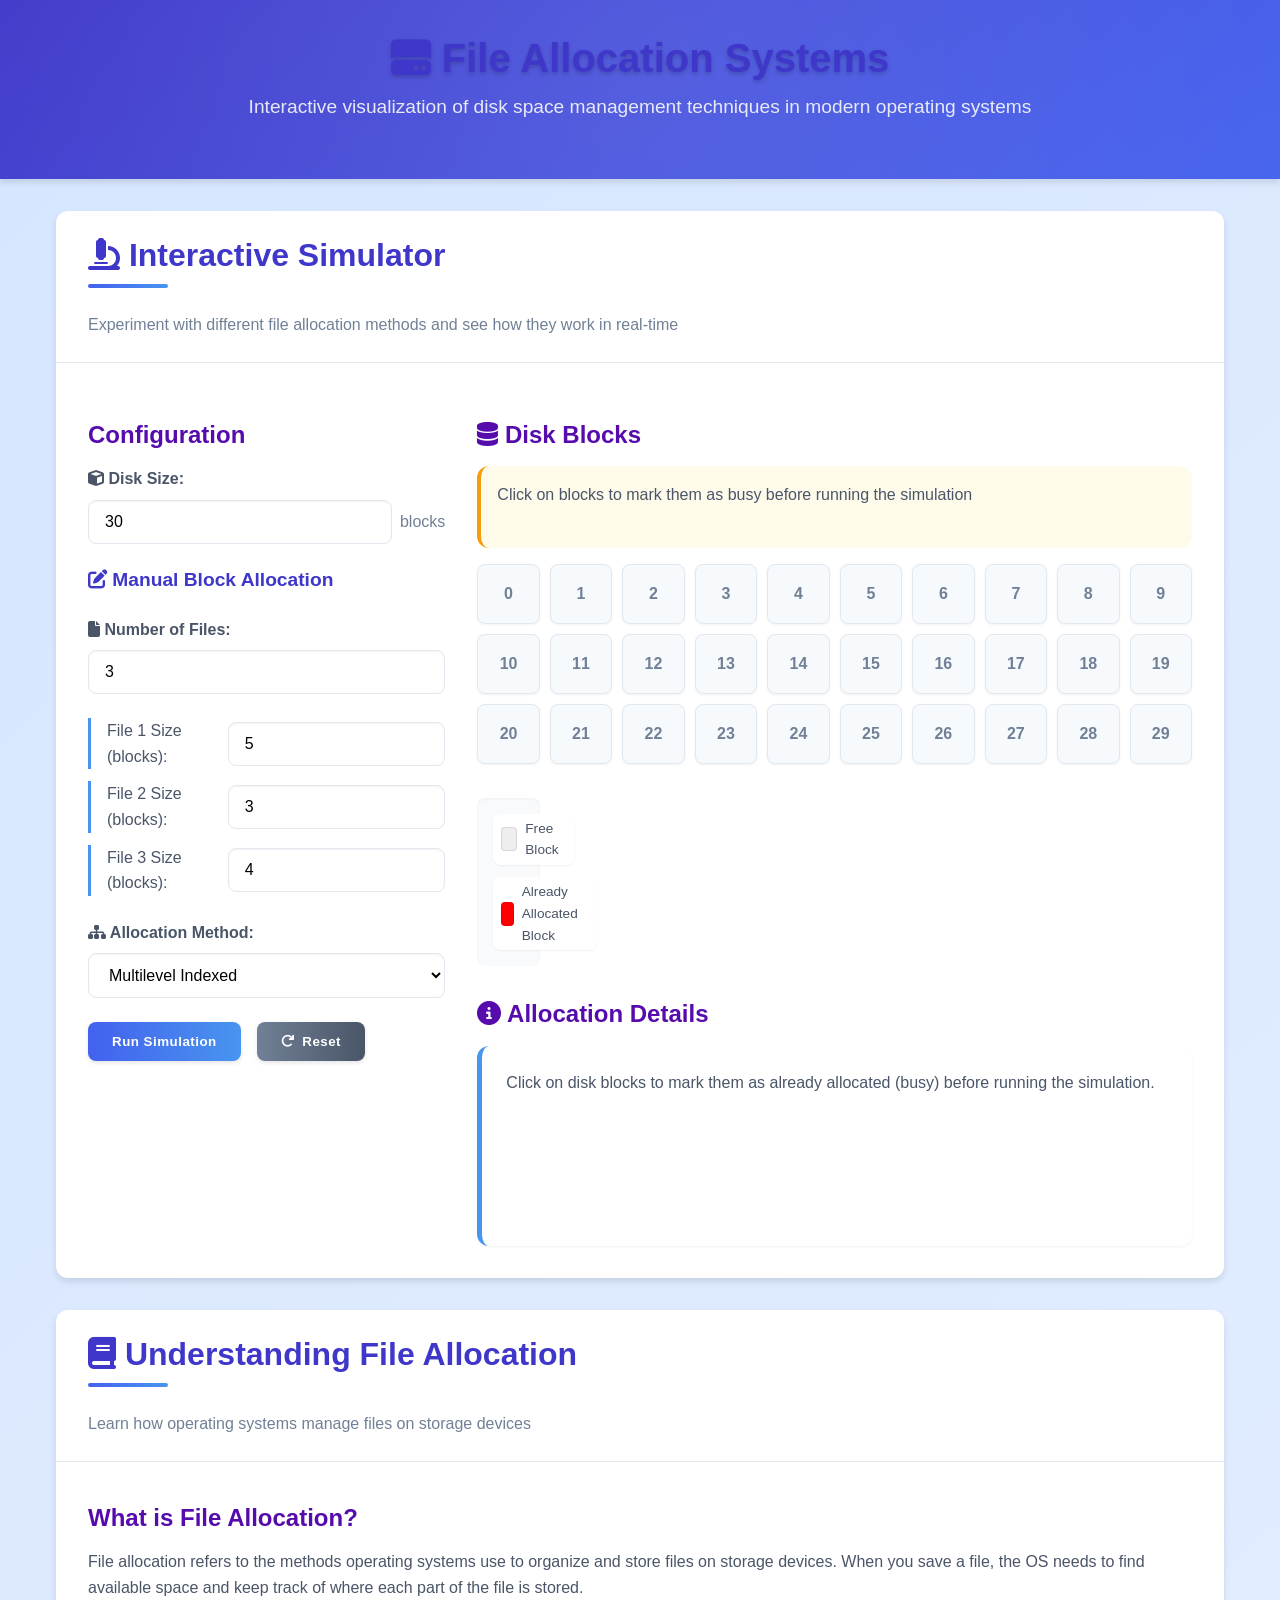
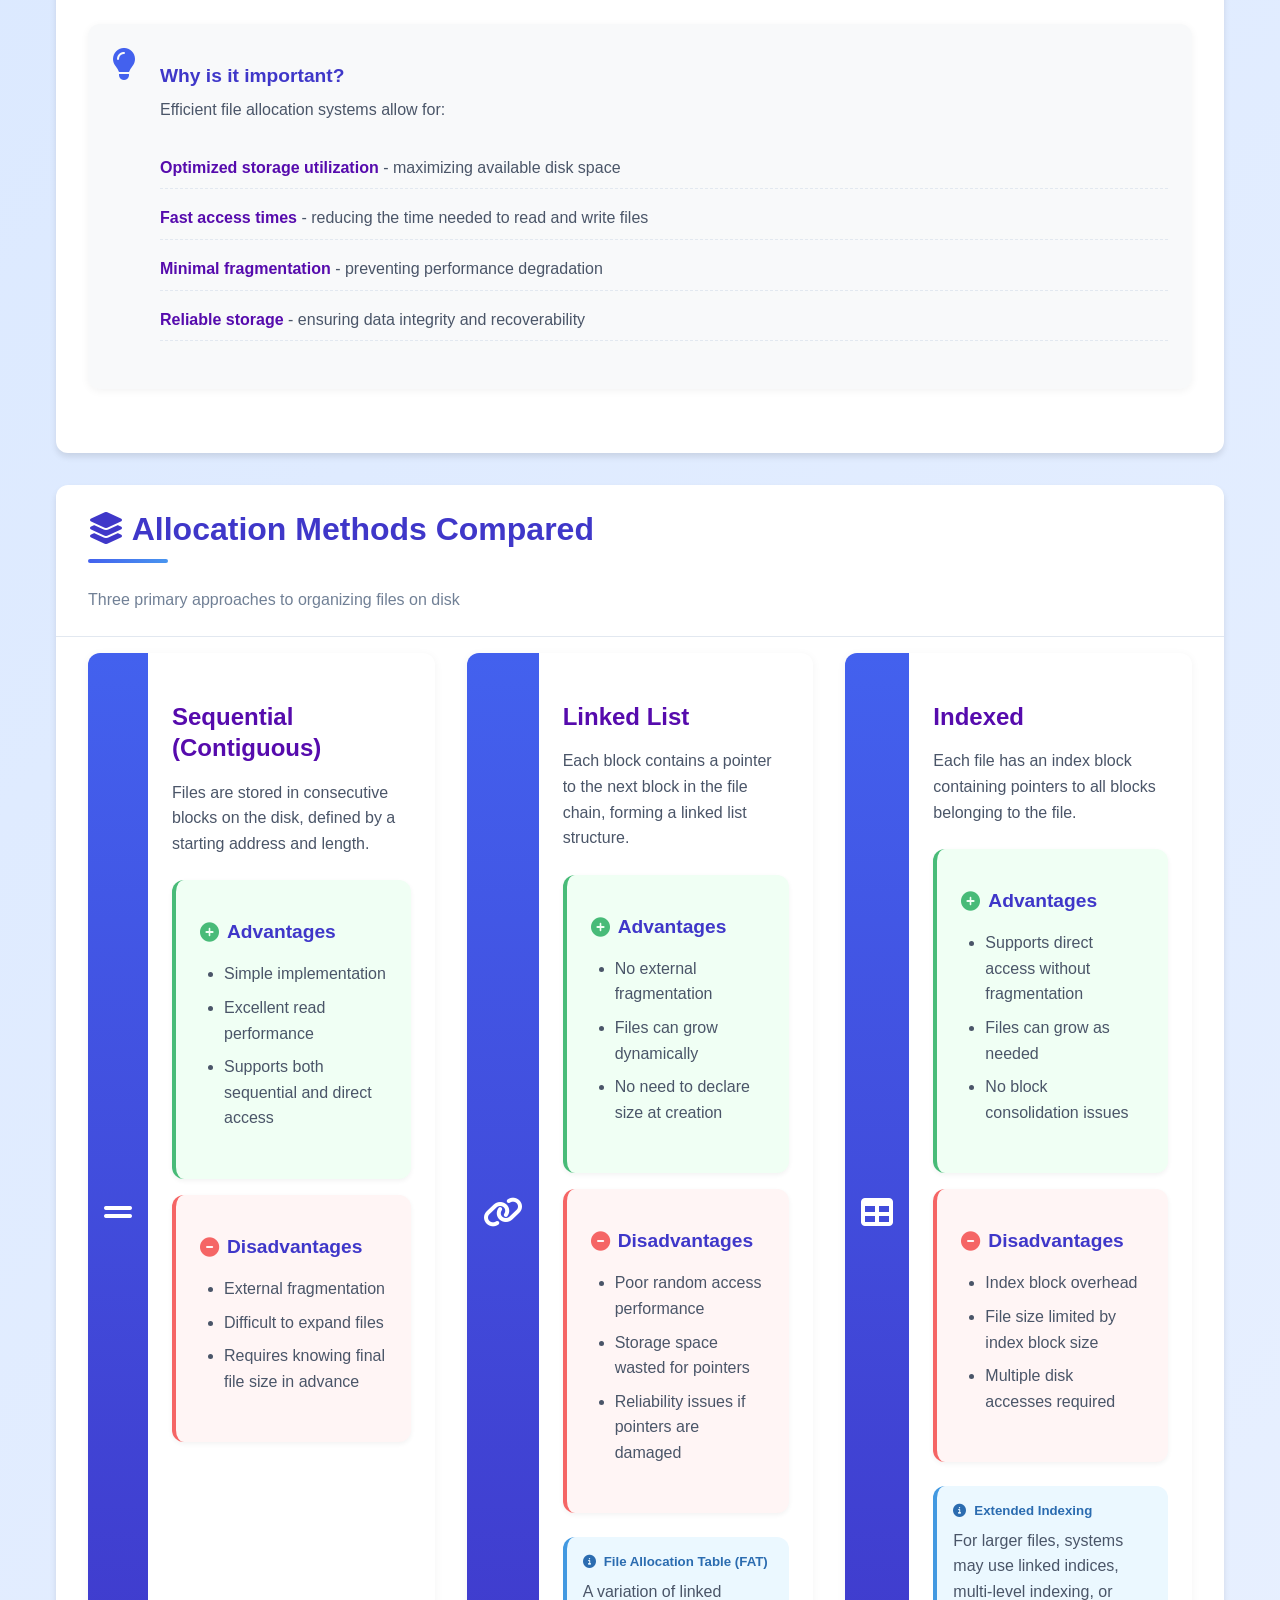
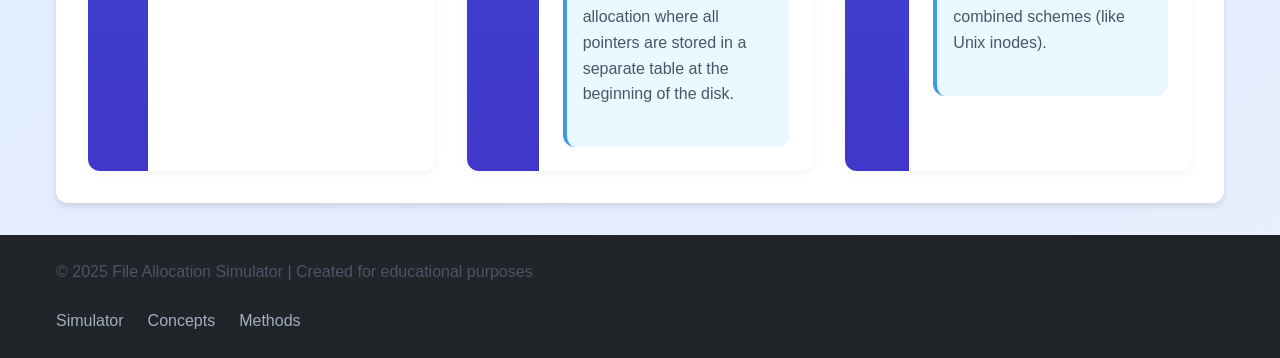
<file: FileAllocation/FileAllocation.html>
<!DOCTYPE html>
<html lang="en">
<head>
    <meta charset="UTF-8">
    <meta name="viewport" content="width=device-width, initial-scale=1.0">
    <title>File Allocation Systems | Interactive Simulator</title>
    <link rel="stylesheet" href="https://cdnjs.cloudflare.com/ajax/libs/font-awesome/6.4.0/css/all.min.css">
    <link rel="stylesheet" href="FileAllocation.css">
</head>
<body>
    <header class="hero">
        <div class="container">
            <h1><i class="fas fa-hdd"></i> File Allocation Systems</h1>
            <p class="tagline">Interactive visualization of disk space management techniques in modern operating systems</p>
        </div>
    </header>

    <main>
        <div class="container">
            <!-- Interactive Simulator Section -->
            <section id="simulator" class="card">
                <div class="card-header">
                    <h2><i class="fas fa-microscope"></i> Interactive Simulator</h2>
                    <p>Experiment with different file allocation methods and see how they work in real-time</p>
                </div>

                <div class="simulator-wrapper">
                    <div class="config-panel">
                        <h3>Configuration</h3>
                        
                        <div class="form-group">
                            <label for="total-blocks">
                                <i class="fas fa-cube"></i> Disk Size:
                            </label>
                            <div class="input-with-controls">
                                <input type="number" id="total-blocks" min="10" max="100" value="30">
                                <span class="unit">blocks</span>
                            </div>
                        </div>

                        <div id="manual-inputs" class="form-group">
                            <h4><i class="fas fa-edit"></i> Manual Block Allocation</h4>
                            <!-- Inputs will be generated here dynamically -->
                        </div>
                        
                        
                        <div class="form-group">
                            <label for="num-files">
                                <i class="fas fa-file"></i> Number of Files:
                            </label>
                            <div class="input-with-controls">
                                <input type="number" id="num-files" min="1" max="10" value="3">
                            </div>
                        </div>
                        
                        <div id="file-sizes-container" class="file-sizes">
                            <!-- File size inputs will be dynamically generated here -->
                        </div>
                        
                        <div class="form-group">
                            <label for="allocation-method">
                                <i class="fas fa-sitemap"></i> Allocation Method:
                            </label>
                            <select id="allocation-method" class="select-styled">
                                <option value="multilevel">Multilevel Indexed</option>
                                <option value="contiguous">Sequential (Contiguous)</option>
                                <option value="linked">Linked List</option>
                                <option value="indexed">Indexed</option>
                            </select>
                        </div>
                        
                        <div class="button-group">
                            <button id="run-simulation" class="btn btn-primary">
                                <i class="fas fa-play"></i> Run Simulation
                            </button>
                            <button id="reset-simulation" class="btn btn-secondary">
                                <i class="fas fa-redo"></i> Reset
                            </button>
                        </div>
                    </div>

                    <div class="simulation-output">
                        <div class="disk-visualization">
                            <h3><i class="fas fa-database"></i> Disk Blocks</h3>
                            <div class="instructions">
                                <p>Click on blocks to mark them as busy before running the simulation</p>
                            </div>
                            <div id="disk-container" class="disk-grid">
                                <!-- Disk blocks will be rendered here -->
                            </div>
                        </div>
                        
                        <div class="allocation-results">
                            <h3><i class="fas fa-info-circle"></i> Allocation Details</h3>
                            <div id="allocation-info" class="info-panel">
                                <!-- Allocation information will be shown here -->
                                <p>Select an allocation method and run the simulation to see results</p>
                            </div>
                        </div>
                    </div>
                </div>
            </section>

            <!-- Key Concepts Section -->
            <section id="concepts" class="card">
                <div class="card-header">
                    <h2><i class="fas fa-book"></i> Understanding File Allocation</h2>
                    <p>Learn how operating systems manage files on storage devices</p>
                </div>

                <div class="concept-wrapper">
                    <div class="concept-intro">
                        <h3>What is File Allocation?</h3>
                        <p>File allocation refers to the methods operating systems use to organize and store files on storage devices. When you save a file, the OS needs to find available space and keep track of where each part of the file is stored.</p>
                        
                        <div class="info-box">
                            <div class="info-icon"><i class="fas fa-lightbulb"></i></div>
                            <div class="info-content">
                                <h4>Why is it important?</h4>
                                <p>Efficient file allocation systems allow for:</p>
                                <ul class="feature-list">
                                    <li><span class="highlight">Optimized storage utilization</span> - maximizing available disk space</li>
                                    <li><span class="highlight">Fast access times</span> - reducing the time needed to read and write files</li>
                                    <li><span class="highlight">Minimal fragmentation</span> - preventing performance degradation</li>
                                    <li><span class="highlight">Reliable storage</span> - ensuring data integrity and recoverability</li>
                                </ul>
                            </div>
                        </div>
                    </div>
                </div>
            </section>

            <!-- Allocation Methods Section -->
            <section id="methods" class="card">
                <div class="card-header">
                    <h2><i class="fas fa-layer-group"></i> Allocation Methods Compared</h2>
                    <p>Three primary approaches to organizing files on disk</p>
                </div>

                <div class="methods-grid">
                    <!-- Contiguous Method -->
                    <div class="method-card">
                        <div class="method-icon">
                            <i class="fas fa-grip-lines"></i>
                        </div>
                        <div class="method-content">
                            <h3>Sequential (Contiguous)</h3>
                            <p>Files are stored in consecutive blocks on the disk, defined by a starting address and length.</p>
                            
                            <div class="pros-cons">
                                <div class="pros">
                                    <h4><i class="fas fa-plus-circle"></i> Advantages</h4>
                                    <ul>
                                        <li>Simple implementation</li>
                                        <li>Excellent read performance</li>
                                        <li>Supports both sequential and direct access</li>
                                    </ul>
                                </div>
                                <div class="cons">
                                    <h4><i class="fas fa-minus-circle"></i> Disadvantages</h4>
                                    <ul>
                                        <li>External fragmentation</li>
                                        <li>Difficult to expand files</li>
                                        <li>Requires knowing final file size in advance</li>
                                    </ul>
                                </div>
                            </div>
                        </div>
                    </div>

                    <!-- Linked Method -->
                    <div class="method-card">
                        <div class="method-icon">
                            <i class="fas fa-link"></i>
                        </div>
                        <div class="method-content">
                            <h3>Linked List</h3>
                            <p>Each block contains a pointer to the next block in the file chain, forming a linked list structure.</p>
                            
                            <div class="pros-cons">
                                <div class="pros">
                                    <h4><i class="fas fa-plus-circle"></i> Advantages</h4>
                                    <ul>
                                        <li>No external fragmentation</li>
                                        <li>Files can grow dynamically</li>
                                        <li>No need to declare size at creation</li>
                                    </ul>
                                </div>
                                <div class="cons">
                                    <h4><i class="fas fa-minus-circle"></i> Disadvantages</h4>
                                    <ul>
                                        <li>Poor random access performance</li>
                                        <li>Storage space wasted for pointers</li>
                                        <li>Reliability issues if pointers are damaged</li>
                                    </ul>
                                </div>
                            </div>

                            <div class="note">
                                <h5><i class="fas fa-info-circle"></i> File Allocation Table (FAT)</h5>
                                <p>A variation of linked allocation where all pointers are stored in a separate table at the beginning of the disk.</p>
                            </div>
                        </div>
                    </div>

                    <!-- Indexed Method -->
                    <div class="method-card">
                        <div class="method-icon">
                            <i class="fas fa-table"></i>
                        </div>
                        <div class="method-content">
                            <h3>Indexed</h3>
                            <p>Each file has an index block containing pointers to all blocks belonging to the file.</p>
                            
                            <div class="pros-cons">
                                <div class="pros">
                                    <h4><i class="fas fa-plus-circle"></i> Advantages</h4>
                                    <ul>
                                        <li>Supports direct access without fragmentation</li>
                                        <li>Files can grow as needed</li>
                                        <li>No block consolidation issues</li>
                                    </ul>
                                </div>
                                <div class="cons">
                                    <h4><i class="fas fa-minus-circle"></i> Disadvantages</h4>
                                    <ul>
                                        <li>Index block overhead</li>
                                        <li>File size limited by index block size</li>
                                        <li>Multiple disk accesses required</li>
                                    </ul>
                                </div>
                            </div>

                            <div class="note">
                                <h5><i class="fas fa-info-circle"></i> Extended Indexing</h5>
                                <p>For larger files, systems may use linked indices, multi-level indexing, or combined schemes (like Unix inodes).</p>
                            </div>
                        </div>
                    </div>
                </div>
            </section>
        </div>
    </main>

    <footer>
        <div class="container">
            <p>© 2025 File Allocation Simulator | Created for educational purposes</p>
            <div class="footer-links">
                <a href="#simulator">Simulator</a>
                <a href="#concepts">Concepts</a>
                <a href="#methods">Methods</a>
            </div>
        </div>
    </footer>

    <script src="FileAllocation.js"></script>
</body>
</html>
</file>
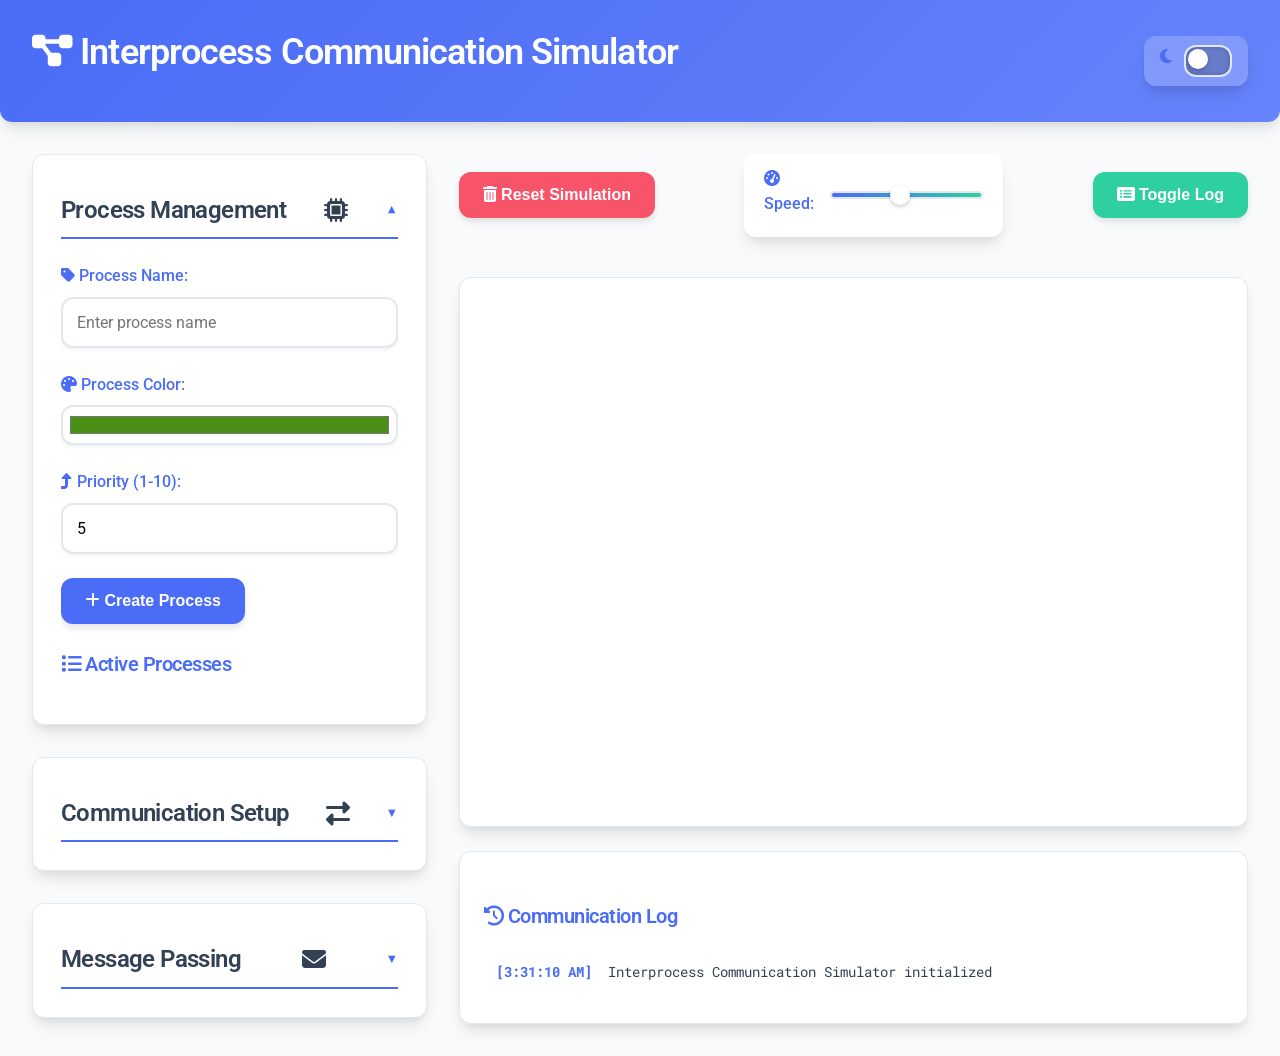
<file: inter-process-communication/ipc.html>
<!DOCTYPE html>
<html lang="en">
<head>
    <meta charset="UTF-8">
    <meta name="viewport" content="width=device-width, initial-scale=1.0">
    <title>Interprocess Communication Simulator</title>
    <link rel="stylesheet" href="ipc.css">
    <link rel="stylesheet" href="https://fonts.googleapis.com/css2?family=Roboto:wght@300;400;500;600;700&family=Roboto+Mono:wght@400;500&display=swap">
    <link rel="stylesheet" href="https://cdnjs.cloudflare.com/ajax/libs/font-awesome/6.4.0/css/all.min.css">
</head>
<body>
    <header>
        <h1><i class="fas fa-project-diagram"></i> Interprocess Communication Simulator</h1>
        <div class="theme-toggle">
            <label for="theme-switch"><i class="fas fa-moon"></i></label>
            <input type="checkbox" id="theme-switch">
        </div>
    </header>

    <main>
        <div class="control-panel">
            <section class="panel process-panel collapsible active">
                <h2>Process Management <i class="fas fa-microchip"></i></h2>
                <div class="panel-content">
                    <div class="form-group">
                        <label for="process-name"><i class="fas fa-tag"></i> Process Name:</label>
                        <input type="text" id="process-name" placeholder="Enter process name">
                    </div>
                    <div class="form-group">
                        <label for="process-color"><i class="fas fa-palette"></i> Process Color:</label>
                        <input type="color" id="process-color" value="#4a6cf7">
                    </div>
                    <div class="form-group">
                        <label for="process-priority"><i class="fas fa-level-up-alt"></i> Priority (1-10):</label>
                        <input type="number" id="process-priority" min="1" max="10" value="5">
                    </div>
                    <button id="create-process" class="btn primary"><i class="fas fa-plus"></i> Create Process</button>
                    <div class="process-list">
                        <h3><i class="fas fa-list"></i> Active Processes</h3>
                        <ul id="process-list-container"></ul>
                    </div>
                </div>
            </section>

            <section class="panel communication-panel collapsible">
                <h2>Communication Setup <i class="fas fa-exchange-alt"></i></h2>
                <div class="panel-content">
                    <div class="form-group">
                        <label for="comm-type"><i class="fas fa-network-wired"></i> Communication Type:</label>
                        <select id="comm-type">
                            <option value="pipe">Pipe</option>
                            <option value="message-queue">Message Queue</option>
                            <!-- <option value="shared-memory">Shared Memory</option>
                            <option value="socket">Socket</option> -->
                        </select>
                    </div>
                    <div class="form-group">
                        <label for="source-process"><i class="fas fa-arrow-right"></i> Source Process:</label>
                        <select id="source-process">
                            <option value="">Select a process</option>
                        </select>
                    </div>
                    <div class="form-group">
                        <label for="target-process"><i class="fas fa-arrow-left"></i> Target Process:</label>
                        <select id="target-process">
                            <option value="">Select a process</option>
                        </select>
                    </div>
                    <button id="create-channel" class="btn primary"><i class="fas fa-plug"></i> Create Channel</button>
                    <div class="channel-list">
                        <h3><i class="fas fa-sitemap"></i> Active Channels</h3>
                        <ul id="channel-list-container"></ul>
                    </div>
                </div>
            </section>

            <section class="panel message-panel collapsible">
                <h2>Message Passing <i class="fas fa-envelope"></i></h2>
                <div class="panel-content">
                    <div class="form-group">
                        <label for="message-channel"><i class="fas fa-route"></i> Communication Channel:</label>
                        <select id="message-channel">
                            <option value="">Select a channel</option>
                        </select>
                    </div>
                    <div class="form-group">
                        <label for="message-content"><i class="fas fa-comment-alt"></i> Message Content:</label>
                        <textarea id="message-content" placeholder="Enter your message"></textarea>
                    </div>
                    <div class="form-group">
                        <label for="message-size"><i class="fas fa-weight"></i> Message Size (bytes):</label>
                        <input type="number" id="message-size" min="1" value="64">
                    </div>
                    <div class="form-group">
                        <label for="message-priority"><i class="fas fa-flag"></i> Priority (1-10):</label>
                        <input type="number" id="message-priority" min="1" max="10" value="5">
                    </div>
                    <button id="send-message" class="btn primary"><i class="fas fa-paper-plane"></i> Send Message</button>
                </div>
            </section>
        </div>

        <div class="visualization-container">
            <div class="toolbar">
                <button id="reset-simulation" class="btn danger"><i class="fas fa-trash-alt"></i> Reset Simulation</button>
                <div class="simulation-controls">
                    <label for="simulation-speed"><i class="fas fa-tachometer-alt"></i> Speed:</label>
                    <input type="range" id="simulation-speed" min="1" max="10" value="5">
                </div>
                <button id="toggle-log" class="btn secondary"><i class="fas fa-list-alt"></i> Toggle Log</button>
            </div>
            <div class="visualization-area">
                <svg id="visualization-svg"></svg>
            </div>
            <div class="message-log" id="message-log">
                <h3><i class="fas fa-history"></i> Communication Log</h3>
                <div id="log-entries"></div>
            </div>
        </div>

    <div class="modal" id="process-details-modal">
        <div class="modal-content">
            <span class="close-modal">&times;</span>
            <h2>Process Details</h2>
            <div id="process-details-content"></div>
        </div>
    </div>


    <script src="ipc.js"></script>
</body>
</html>
</file>
<file: index.css>
@import url('https://fonts.googleapis.com/css2?family=Poppins:wght@300;400;500;600;700&display=swap');

:root {
    --primary-color: #4a6cfa;
    --secondary-color: #8a56ff;
    --dark-color: #333;
    --light-color: #f4f4f8;
    --accent-color: #ff7b54;
    --text-color: #333;
    --card-bg: #ffffff;
    --card-shadow: 0 8px 15px rgba(0, 0, 0, 0.1);
    --transition: all 0.3s ease;
}

* {
    margin: 0;
    padding: 0;
    box-sizing: border-box;
}

body {
    font-family: 'Poppins', sans-serif;
    line-height: 1.6;
    color: var(--text-color);
    background-color: var(--light-color);
    overflow-x: hidden;
}

.container {
    width: 90%;
    max-width: 1200px;
    margin: 0 auto;
    padding: 2rem 0;
}

section {
    padding: 5rem 0;
}

h1, h2, h3 {
    margin-bottom: 1rem;
    line-height: 1.2;
}

h1 {
    font-size: 2.8rem;
    font-weight: 700;
}

h2 {
    font-size: 2.3rem;
    text-align: center;
    margin-bottom: 3rem;
    position: relative;
}

h2:after {
    content: '';
    position: absolute;
    bottom: -10px;
    left: 50%;
    transform: translateX(-50%);
    width: 60px;
    height: 4px;
    background: linear-gradient(90deg, var(--primary-color), var(--secondary-color));
    border-radius: 2px;
}

p {
    margin-bottom: 1rem;
}

a {
    text-decoration: none;
    color: var(--primary-color);
}

header {
    background-color: #fff;
    box-shadow: 0 2px 10px rgba(0, 0, 0, 0.1);
    position: fixed;
    width: 100%;
    top: 0;
    z-index: 1000;
}

nav {
    display: flex;
    justify-content: space-between;
    align-items: center;
    padding: 1rem 5%;
}

.logo {
    font-size: 1.8rem;
    font-weight: 700;
    color: var(--dark-color);
}

.logo span {
    color: var(--primary-color);
}

.navigation {
    display: flex;
    list-style: none;
}

.navigation li {
    margin-left: 2rem;
}

.navigation a {
    color: var(--dark-color);
    font-weight: 500;
    transition: var(--transition);
}

.navigation a:hover {
    color: var(--primary-color);
}

.intro-section {
    background: linear-gradient(135deg, #f5f7ff 0%, #e4e9ff 100%);
    padding-top: 9rem;
    text-align: center;
}

.intro-section p {
    max-width: 700px;
    margin: 0 auto 1.5rem;
    font-size: 1.1rem;
}

.cta-button {
    display: inline-block;
    background: linear-gradient(90deg, var(--primary-color), var(--secondary-color));
    color: white;
    padding: 0.8rem 1.8rem;
    border-radius: 30px;
    font-weight: 500;
    transition: var(--transition);
    margin-top: 1rem;
    box-shadow: 0 4px 15px rgba(74, 108, 250, 0.3);
}

.cta-button:hover {
    transform: translateY(-3px);
    box-shadow: 0 6px 20px rgba(74, 108, 250, 0.4);
}

.topics-section {
    background-color: white;
}

.cards-container {
    display: grid;
    grid-template-columns: repeat(auto-fill, minmax(240px, 1fr));
    gap: 2rem;
}

.card {
    background-color: var(--card-bg);
    border-radius: 12px;
    padding: 1.5rem;
    box-shadow: var(--card-shadow);
    transition: var(--transition);
    text-align: center;
    position: relative;
    padding-bottom: 4rem; 
}

.card:hover {
    transform: translateY(-10px);
    box-shadow: 0 15px 25px rgba(0, 0, 0, 0.15);
}

.card-icon {
    font-size: 2.5rem;
    margin-bottom: 1rem;
    color: var(--primary-color);
}

.card h3 {
    font-size: 1.2rem;
    margin-bottom: 0.5rem;
}

.card p {
    font-size: 0.9rem;
    color: #666;
}

.topic-button {
    display: inline-block;
    background: linear-gradient(90deg, var(--primary-color), var(--secondary-color));
    color: white;
    padding: 0.6rem 1.4rem;
    border-radius: 20px;
    font-weight: 500;
    transition: var(--transition);
    box-shadow: 0 4px 10px rgba(74, 108, 250, 0.25);
    position: absolute;
    bottom: 1.5rem;
    left: 50%;
    transform: translateX(-50%);
}

.topic-button:hover {
    transform: translateX(-50%) translateY(-3px);
    box-shadow: 0 6px 15px rgba(74, 108, 250, 0.35);
}

.team-section {
    background-color: #f9f9ff;
}

.team-container {
    display: grid;
    grid-template-columns: repeat(auto-fill, minmax(250px, 1fr));
    gap: 2rem;
}

.team-member {
    background-color: white;
    border-radius: 12px;
    overflow: hidden;
    box-shadow: var(--card-shadow);
    transition: var(--transition);
    height: 150px;
    display: flex;
    flex-direction: column;
    align-items: center;
    justify-content: center;
}

.team-member:hover {
    transform: translateY(-5px);
    box-shadow: 0 12px 20px rgba(0, 0, 0, 0.12);
}

.member-photo {
    height: 180px;
    background-color: #e0e0ff;
    background-image: url('/api/placeholder/250/180');
    background-size: cover;
    background-position: center;
}

.team-member h3 {
    font-size: 1.2rem;
    margin: 1rem 1rem 0.2rem;
}

.team-member p {
    padding: 0 1rem;
    margin-bottom: 0.5rem;
    font-size: 0.9rem;
}

.team-member p:nth-child(3) {
    color: var(--primary-color);
    font-weight: 500;
    margin-bottom: 0.2rem;
}

.team-member p:nth-child(4) {
    color: #666;
    padding-bottom: 1.2rem;
}

footer {
    background-color: var(--dark-color);
    color: white;
    padding: 3rem 0;
}

.footer-content {
    display: flex;
    flex-direction: column;
    align-items: center;
    text-align: center;
}

footer .logo {
    color: white;
    margin-bottom: 1rem;
}

footer p {
    font-size: 0.9rem;
    color: rgba(255, 255, 255, 0.7);
}

@media (max-width: 768px) {
    h1 {
        font-size: 2.2rem;
    }
    
    h2 {
        font-size: 1.8rem;
    }
    
    .cards-container {
        grid-template-columns: repeat(auto-fill, minmax(200px, 1fr));
    }
    
    .team-container {
        grid-template-columns: repeat(auto-fill, minmax(200px, 1fr));
    }
}

@media (max-width: 480px) {
    .navigation {
        display: none;
    }
    
    .intro-section {
        padding-top: 7rem;
    }
    
    .card {
        padding: 1.2rem;
        padding-bottom: 4rem; 
    }
    
    .card-icon {
        font-size: 2rem;
    }
}
</file>
<file: disk_sched/style.css>
:root {
    --primary-color: #646cff;
    --primary-hover: #747bff;
    --bg-color: #1a1a1a;
    --card-bg: #242424;
    --text-color: rgba(255, 255, 255, 0.87);
    --border-color: #333;
}

* {
    margin: 0;
    padding: 0;
    box-sizing: border-box;
}

body {
    font-family: system-ui, -apple-system, BlinkMacSystemFont, 'Segoe UI', Roboto, Oxygen, Ubuntu, Cantarell, sans-serif;
    line-height: 1.5;
    color: var(--text-color);
    background-color: var(--bg-color);
}

.container {
    max-width: 1200px;
    margin: 0 auto;
    padding: 2rem;
}

header {
    text-align: center;
    margin-bottom: 3rem;
}

h1 {
    font-size: 2.5rem;
    color: var(--primary-color);
    margin-bottom: 1rem;
}

.intro {
    max-width: 800px;
    margin: 0 auto;
    font-size: 1.1rem;
    color: var(--text-color);
    opacity: 0.9;
}

.algorithms-grid {
    display: grid;
    grid-template-columns: repeat(auto-fit, minmax(350px, 1fr));
    gap: 2rem;
    margin-bottom: 3rem;
}

.algorithm-card {
    background-color: var(--card-bg);
    border-radius: 8px;
    padding: 1.5rem;
    border: 1px solid var(--border-color);
    transition: transform 0.3s ease, box-shadow 0.3s ease;
}

.algorithm-card:hover {
    transform: translateY(-5px);
    box-shadow: 0 5px 15px rgba(0, 0, 0, 0.3);
}

.algorithm-card h2 {
    color: var(--primary-color);
    margin-bottom: 1rem;
    font-size: 1.5rem;
}

.card-content {
    color: var(--text-color);
}

.card-content p {
    margin-bottom: 1rem;
}

.card-content h3 {
    font-size: 1.1rem;
    margin-bottom: 0.5rem;
    color: var(--primary-color);
}

.card-content ul {
    list-style-position: inside;
    margin-bottom: 1rem;
}

.card-content li {
    margin-bottom: 0.5rem;
    opacity: 0.9;
}

.example {
    background-color: rgba(100, 108, 255, 0.1);
    border-radius: 4px;
    padding: 1rem;
    font-size: 0.9rem;
    border-left: 3px solid var(--primary-color);
}

.action-container {
    text-align: center;
    margin-top: 3rem;
}

.animate-button {
    display: inline-block;
    background-color: var(--primary-color);
    color: white;
    text-decoration: none;
    padding: 1rem 2rem;
    border-radius: 8px;
    font-size: 1.1rem;
    font-weight: bold;
    transition: background-color 0.3s ease;
}

.animate-button:hover {
    background-color: var(--primary-hover);
}

.key-terms {
    background-color: var(--card-bg);
    border-radius: 8px;
    padding: 1.5rem;
    border: 1px solid var(--border-color);
    margin-bottom: 3rem;
    transition: transform 0.3s ease, box-shadow 0.3s ease;
}

.key-terms:hover {
    transform: translateY(-5px);
    box-shadow: 0 5px 15px rgba(0, 0, 0, 0.3);
}

.key-terms h2 {
    color: var(--primary-color);
    margin-bottom: 1.5rem;
    font-size: 1.8rem;
    text-align: center;
}

.key-terms ul {
    list-style: none;
    display: grid;
    grid-template-columns: repeat(auto-fit, minmax(300px, 1fr));
    gap: 1rem;
}

.key-terms li {
    background-color: rgba(100, 108, 255, 0.1);
    padding: 1rem;
    border-radius: 6px;
    border-left: 3px solid var(--primary-color);
}

.key-terms strong {
    color: var(--primary-color);
    display: block;
    margin-bottom: 0.3rem;
    font-size: 1.1rem;
}

/* Responsive adjustments */
@media (max-width: 768px) {
    .container {
        padding: 1rem;
    }

    .algorithms-grid {
        grid-template-columns: 1fr;
    }

    h1 {
        font-size: 2rem;
    }

    .algorithm-card {
        padding: 1rem;
    }

    .key-terms {
        padding: 1rem;
    }
    
    .key-terms ul {
        grid-template-columns: 1fr;
    }
    
    .key-terms h2 {
        font-size: 1.5rem;
    }
}
</file>
<file: file-dir-sim/styles.css>
/* Base Styles */
:root {
    --primary-color: #4f46e5;
    --primary-hover: #4338ca;
    --danger-color: #ef4444;
    --danger-hover: #dc2626;
    --secondary-color: #6b7280;
    --secondary-hover: #4b5563;
    --success-color: #10b981;
    --warning-color: #f59e0b;
    --text-primary: #1f2937;
    --text-secondary: #4b5563;
    --text-tertiary: #9ca3af;
    --bg-primary: #ffffff;
    --bg-secondary: #f9fafb;
    --bg-tertiary: #f3f4f6;
    --border-color: #e5e7eb;
    --shadow-sm: 0 1px 2px 0 rgba(0, 0, 0, 0.05);
    --shadow-md: 0 4px 6px -1px rgba(0, 0, 0, 0.1), 0 2px 4px -1px rgba(0, 0, 0, 0.06);
    --shadow-lg: 0 10px 15px -3px rgba(0, 0, 0, 0.1), 0 4px 6px -2px rgba(0, 0, 0, 0.05);
    --radius-sm: 0.25rem;
    --radius-md: 0.375rem;
    --radius-lg: 0.5rem;
    --transition: all 0.2s ease;
    --file-icon: url("data:image/svg+xml,%3Csvg xmlns='http://www.w3.org/2000/svg' fill='none' viewBox='0 0 24 24' stroke='%234b5563'%3E%3Cpath stroke-linecap='round' stroke-linejoin='round' stroke-width='2' d='M9 12h6m-6 4h6m2 5H7a2 2 0 01-2-2V5a2 2 0 012-2h5.586a1 1 0 01.707.293l5.414 5.414a1 1 0 01.293.707V19a2 2 0 01-2 2z' /%3E%3C/svg%3E");
    --folder-icon: url("data:image/svg+xml,%3Csvg xmlns='http://www.w3.org/2000/svg' fill='none' viewBox='0 0 24 24' stroke='%234b5563'%3E%3Cpath stroke-linecap='round' stroke-linejoin='round' stroke-width='2' d='M3 7v10a2 2 0 002 2h14a2 2 0 002-2V9a2 2 0 00-2-2h-6l-2-2H5a2 2 0 00-2 2z' /%3E%3C/svg%3E");
    --folder-open-icon: url("data:image/svg+xml,%3Csvg xmlns='http://www.w3.org/2000/svg' fill='none' viewBox='0 0 24 24' stroke='%234b5563'%3E%3Cpath stroke-linecap='round' stroke-linejoin='round' stroke-width='2' d='M5 19a2 2 0 01-2-2V7a2 2 0 012-2h4l2 2h4a2 2 0 012 2v1M5 19h14a2 2 0 002-2v-5a2 2 0 00-2-2H9a2 2 0 00-2 2v5a2 2 0 01-2 2z' /%3E%3C/svg%3E");
    --delete-icon: url("data:image/svg+xml,%3Csvg xmlns='http://www.w3.org/2000/svg' fill='none' viewBox='0 0 24 24' stroke='%23ef4444'%3E%3Cpath stroke-linecap='round' stroke-linejoin='round' stroke-width='2' d='M19 7l-.867 12.142A2 2 0 0116.138 21H7.862a2 2 0 01-1.995-1.858L5 7m5 4v6m4-6v6m1-10V4a1 1 0 00-1-1h-4a1 1 0 00-1 1v3M4 7h16' /%3E%3C/svg%3E");
    --search-icon: url("data:image/svg+xml,%3Csvg xmlns='http://www.w3.org/2000/svg' fill='none' viewBox='0 0 24 24' stroke='%234b5563'%3E%3Cpath stroke-linecap='round' stroke-linejoin='round' stroke-width='2' d='M21 21l-6-6m2-5a7 7 0 11-14 0 7 7 0 0114 0z' /%3E%3C/svg%3E");
    --chevron-right: url("data:image/svg+xml,%3Csvg xmlns='http://www.w3.org/2000/svg' fill='none' viewBox='0 0 24 24' stroke='%234b5563'%3E%3Cpath stroke-linecap='round' stroke-linejoin='round' stroke-width='2' d='M9 5l7 7-7 7' /%3E%3C/svg%3E");
    --chevron-down: url("data:image/svg+xml,%3Csvg xmlns='http://www.w3.org/2000/svg' fill='none' viewBox='0 0 24 24' stroke='%234b5563'%3E%3Cpath stroke-linecap='round' stroke-linejoin='round' stroke-width='2' d='M19 9l-7 7-7-7' /%3E%3C/svg%3E");
    --empty-icon: url("data:image/svg+xml,%3Csvg xmlns='http://www.w3.org/2000/svg' fill='none' viewBox='0 0 24 24' stroke='%23d1d5db'%3E%3Cpath stroke-linecap='round' stroke-linejoin='round' stroke-width='2' d='M9 12h6m-6 4h6m2 5H7a2 2 0 01-2-2V5a2 2 0 012-2h5.586a1 1 0 01.707.293l5.414 5.414a1 1 0 01.293.707V19a2 2 0 01-2 2z' /%3E%3C/svg%3E");
    --empty-folder: url("data:image/svg+xml,%3Csvg xmlns='http://www.w3.org/2000/svg' fill='none' viewBox='0 0 24 24' stroke='%23d1d5db'%3E%3Cpath stroke-linecap='round' stroke-linejoin='round' stroke-width='2' d='M3 7v10a2 2 0 002 2h14a2 2 0 002-2V9a2 2 0 00-2-2h-6l-2-2H5a2 2 0 00-2 2z' /%3E%3C/svg%3E");
}

.dark-theme {
    --primary-color: #6366f1;
    --primary-hover: #818cf8;
    --text-primary: #f9fafb;
    --text-secondary: #e5e7eb;
    --text-tertiary: #9ca3af;
    --bg-primary: #111827;
    --bg-secondary: #1f2937;
    --bg-tertiary: #374151;
    --border-color: #374151;
    --file-icon: url("data:image/svg+xml,%3Csvg xmlns='http://www.w3.org/2000/svg' fill='none' viewBox='0 0 24 24' stroke='%23e5e7eb'%3E%3Cpath stroke-linecap='round' stroke-linejoin='round' stroke-width='2' d='M9 12h6m-6 4h6m2 5H7a2 2 0 01-2-2V5a2 2 0 012-2h5.586a1 1 0 01.707.293l5.414 5.414a1 1 0 01.293.707V19a2 2 0 01-2 2z' /%3E%3C/svg%3E");
    --folder-icon: url("data:image/svg+xml,%3Csvg xmlns='http://www.w3.org/2000/svg' fill='none' viewBox='0 0 24 24' stroke='%23e5e7eb'%3E%3Cpath stroke-linecap='round' stroke-linejoin='round' stroke-width='2' d='M3 7v10a2 2 0 002 2h14a2 2 0 002-2V9a2 2 0 00-2-2h-6l-2-2H5a2 2 0 00-2 2z' /%3E%3C/svg%3E");
    --folder-open-icon: url("data:image/svg+xml,%3Csvg xmlns='http://www.w3.org/2000/svg' fill='none' viewBox='0 0 24 24' stroke='%23e5e7eb'%3E%3Cpath stroke-linecap='round' stroke-linejoin='round' stroke-width='2' d='M5 19a2 2 0 01-2-2V7a2 2 0 012-2h4l2 2h4a2 2 0 012 2v1M5 19h14a2 2 0 002-2v-5a2 2 0 00-2-2H9a2 2 0 00-2 2v5a2 2 0 01-2 2z' /%3E%3C/svg%3E");
    --search-icon: url("data:image/svg+xml,%3Csvg xmlns='http://www.w3.org/2000/svg' fill='none' viewBox='0 0 24 24' stroke='%23e5e7eb'%3E%3Cpath stroke-linecap='round' stroke-linejoin='round' stroke-width='2' d='M21 21l-6-6m2-5a7 7 0 11-14 0 7 7 0 0114 0z' /%3E%3C/svg%3E");
    --chevron-right: url("data:image/svg+xml,%3Csvg xmlns='http://www.w3.org/2000/svg' fill='none' viewBox='0 0 24 24' stroke='%23e5e7eb'%3E%3Cpath stroke-linecap='round' stroke-linejoin='round' stroke-width='2' d='M9 5l7 7-7 7' /%3E%3C/svg%3E");
    --chevron-down: url("data:image/svg+xml,%3Csvg xmlns='http://www.w3.org/2000/svg' fill='none' viewBox='0 0 24 24' stroke='%23e5e7eb'%3E%3Cpath stroke-linecap='round' stroke-linejoin='round' stroke-width='2' d='M19 9l-7 7-7-7' /%3E%3C/svg%3E");
    --empty-icon: url("data:image/svg+xml,%3Csvg xmlns='http://www.w3.org/2000/svg' fill='none' viewBox='0 0 24 24' stroke='%234b5563'%3E%3Cpath stroke-linecap='round' stroke-linejoin='round' stroke-width='2' d='M9 12h6m-6 4h6m2 5H7a2 2 0 01-2-2V5a2 2 0 012-2h5.586a1 1 0 01.707.293l5.414 5.414a1 1 0 01.293.707V19a2 2 0 01-2 2z' /%3E%3C/svg%3E");
    --empty-folder: url("data:image/svg+xml,%3Csvg xmlns='http://www.w3.org/2000/svg' fill='none' viewBox='0 0 24 24' stroke='%234b5563'%3E%3Cpath stroke-linecap='round' stroke-linejoin='round' stroke-width='2' d='M3 7v10a2 2 0 002 2h14a2 2 0 002-2V9a2 2 0 00-2-2h-6l-2-2H5a2 2 0 00-2 2z' /%3E%3C/svg%3E");
}

* {
    margin: 0;
    padding: 0;
    box-sizing: border-box;
}

body {
    font-family: 'Inter', -apple-system, BlinkMacSystemFont, 'Segoe UI', Roboto, Oxygen, Ubuntu, Cantarell, 'Open Sans', 'Helvetica Neue', sans-serif;
    background-color: var(--bg-secondary);
    color: var(--text-primary);
    line-height: 1.5;
    transition: background-color 0.3s ease;
}

.app-container {
    max-width: 1200px;
    margin: 0 auto;
    padding: 2rem 1rem;
}

/* Header Styles */
.app-header {
    text-align: center;
    margin-bottom: 2rem;
    position: relative;
}

.app-header h1 {
    font-size: 2.5rem;
    margin-bottom: 0.5rem;
    color: var(--text-primary);
}

.subtitle {
    color: var(--text-secondary);
    font-size: 1.1rem;
    margin-bottom: 1.5rem;
}

/* Theme Toggle */
.theme-toggle {
    position: absolute;
    top: 0;
    right: 0;
}

.theme-switch {
    opacity: 0;
    position: absolute;
}

.theme-switch-label {
    display: flex;
    align-items: center;
    justify-content: center;
    cursor: pointer;
    width: 50px;
    height: 26px;
    background: var(--bg-tertiary);
    border-radius: 100px;
    position: relative;
    transition: background-color 0.2s;
}

.theme-switch-label:after {
    content: '';
    width: 20px;
    height: 20px;
    border-radius: 50%;
    background: var(--bg-primary);
    position: absolute;
    left: 3px;
    transition: 0.2s;
    box-shadow: 0 0 5px rgba(0, 0, 0, 0.2);
}

.theme-switch:checked + .theme-switch-label {
    background: var(--primary-color);
}

.theme-switch:checked + .theme-switch-label:after {
    left: calc(100% - 23px);
}

.theme-switch-icon {
    position: relative;
    display: inline-block;
    width: 100%;
    height: 100%;
}

.theme-switch-icon:before {
    content: '☀️';
    position: absolute;
    left: 6px;
    top: 4px;
    font-size: 12px;
}

.theme-switch-icon:after {
    content: '🌙';
    position: absolute;
    right: 6px;
    top: 4px;
    font-size: 12px;
}

/* Tab Styles */
.tabs {
    background-color: var(--bg-primary);
    border-radius: var(--radius-lg);
    box-shadow: var(--shadow-md);
    overflow: hidden;
}

.tab-buttons {
    display: flex;
    background-color: var(--bg-tertiary);
    border-bottom: 1px solid var(--border-color);
}

.tab-button {
    flex: 1;
    padding: 1rem;
    background: none;
    border: none;
    cursor: pointer;
    font-weight: 500;
    color: var(--text-secondary);
    transition: var(--transition);
    position: relative;
    overflow: hidden;
}

.tab-button:hover {
    color: var(--primary-color);
}

.tab-button.active {
    color: var(--primary-color);
    background-color: var(--bg-primary);
}

.tab-button.active::after {
    content: '';
    position: absolute;
    bottom: 0;
    left: 0;
    width: 100%;
    height: 3px;
    background-color: var(--primary-color);
}

.tab-content {
    display: none;
    padding: 1.5rem;
}

.tab-content.active {
    display: block;
    animation: fadeIn 0.3s ease;
}

@keyframes fadeIn {
    from { opacity: 0; }
    to { opacity: 1; }
}

/* Section Styles */
.simulation-section {
    margin-bottom: 1.5rem;
}

.section-header {
    display: flex;
    align-items: center;
    margin-bottom: 1.5rem;
}

.section-header h2 {
    font-size: 1.5rem;
    margin-right: 0.5rem;
    color: var(--text-primary);
}

/* Info Tooltip */
.info-tooltip {
    position: relative;
    display: inline-block;
}

.info-icon {
    display: inline-flex;
    align-items: center;
    justify-content: center;
    width: 20px;
    height: 20px;
    border-radius: 50%;
    background-color: var(--primary-color);
    color: white;
    font-size: 12px;
    font-weight: bold;
    cursor: pointer;
}

.tooltip-content {
    visibility: hidden;
    width: 300px;
    background-color: var(--bg-primary);
    color: var(--text-primary);
    text-align: left;
    border-radius: var(--radius-md);
    padding: 0.75rem;
    position: absolute;
    z-index: 1;
    top: 125%;
    left: 50%;
    transform: translateX(-50%);
    opacity: 0;
    transition: opacity 0.3s;
    box-shadow: var(--shadow-md);
    border: 1px solid var(--border-color);
    font-size: 0.875rem;
}

.info-tooltip:hover .tooltip-content {
    visibility: visible;
    opacity: 1;
}

/* Input Styles */
.input-group {
    display: flex;
    flex-wrap: wrap;
    gap: 1rem;
    margin-bottom: 1rem;
}

.input-wrapper {
    position: relative;
    flex: 1;
    min-width: 200px;
}

input[type="text"] {
    width: 100%;
    padding: 0.75rem 1rem 0.75rem 2.5rem;
    border: 1px solid var(--border-color);
    border-radius: var(--radius-md);
    background-color: var(--bg-primary);
    color: var(--text-primary);
    font-size: 1rem;
    transition: var(--transition);
}

input[type="text"]:focus {
    outline: none;
    border-color: var(--primary-color);
    box-shadow: 0 0 0 2px rgba(79, 70, 229, 0.2);
}

.input-icon {
    position: absolute;
    left: 0.75rem;
    top: 50%;
    transform: translateY(-50%);
    width: 20px;
    height: 20px;
    pointer-events: none;
}

.file-icon {
    background-image: var(--file-icon);
    background-size: contain;
    background-repeat: no-repeat;
}

.folder-icon {
    background-image: var(--folder-icon);
    background-size: contain;
    background-repeat: no-repeat;
}

.search-icon {
    background-image: var(--search-icon);
    background-size: contain;
    background-repeat: no-repeat;
}

/* Button Styles */
.button-group {
    display: flex;
    gap: 0.5rem;
}

.btn {
    padding: 0.75rem 1rem;
    border: none;
    border-radius: var(--radius-md);
    font-weight: 500;
    cursor: pointer;
    transition: var(--transition);
    display: inline-flex;
    align-items: center;
    justify-content: center;
}

.btn-primary {
    background-color: var(--primary-color);
    color: white;
}

.btn-primary:hover {
    background-color: var(--primary-hover);
}

.btn-secondary {
    background-color: var(--secondary-color);
    color: white;
}

.btn-secondary:hover {
    background-color: var(--secondary-hover);
}

.btn-danger {
    background-color: var(--danger-color);
    color: white;
}

.btn-danger:hover {
    background-color: var(--danger-hover);
}

.btn-outline {
    background-color: transparent;
    border: 1px solid var(--border-color);
    color: var(--text-primary);
}

.btn-outline:hover {
    background-color: var(--bg-tertiary);
}

/* Notification Styles */
.notification {
    padding: 0.75rem 1rem;
    border-radius: var(--radius-md);
    margin-bottom: 1rem;
    display: flex;
    align-items: center;
    justify-content: space-between;
    background-color: var(--bg-tertiary);
    border-left: 4px solid var(--primary-color);
    display: none;
}

.notification.error {
    border-left-color: var(--danger-color);
}

.notification.success {
    border-left-color: var(--success-color);
}

.notification.warning {
    border-left-color: var(--warning-color);
}

.notification-close {
    background: none;
    border: none;
    cursor: pointer;
    font-size: 1.25rem;
    color: var(--text-secondary);
}

/* Directory Display Styles */
.directory-display {
    background-color: var(--bg-tertiary);
    border-radius: var(--radius-md);
    overflow: hidden;
}

.directory-header {
    padding: 0.75rem 1rem;
    background-color: var(--bg-secondary);
    border-bottom: 1px solid var(--border-color);
    display: flex;
    align-items: center;
    justify-content: space-between;
}

.directory-header h3 {
    font-size: 1rem;
    font-weight: 500;
    color: var(--text-primary);
}

.file-count {
    font-size: 0.875rem;
    color: var(--text-tertiary);
}

.files-container {
    padding: 1rem;
    min-height: 200px;
    display: grid;
    grid-template-columns: repeat(auto-fill, minmax(120px, 1fr));
    gap: 1rem;
}

.file-item {
    background-color: var(--bg-primary);
    border-radius: var(--radius-md);
    padding: 1rem;
    display: flex;
    flex-direction: column;
    align-items: center;
    position: relative;
    border: 1px solid var(--border-color);
    transition: var(--transition);
    animation: fileAppear 0.3s ease;
}

@keyframes fileAppear {
    from {
        opacity: 0;
        transform: scale(0.9);
    }
    to {
        opacity: 1;
        transform: scale(1);
    }
}

.file-item:hover {
    box-shadow: var(--shadow-md);
    transform: translateY(-2px);
}

.file-icon-large {
    width: 40px;
    height: 40px;
    margin-bottom: 0.5rem;
    background-image: var(--file-icon);
    background-size: contain;
    background-repeat: no-repeat;
    background-position: center;
}

.file-name {
    font-size: 0.875rem;
    text-align: center;
    word-break: break-all;
    color: var(--text-primary);
}

.file-delete {
    position: absolute;
    top: 0.25rem;
    right: 0.25rem;
    width: 20px;
    height: 20px;
    background-image: var(--delete-icon);
    background-size: contain;
    background-repeat: no-repeat;
    opacity: 0;
    cursor: pointer;
    transition: var(--transition);
}

.file-item:hover .file-delete {
    opacity: 1;
}

/* Empty State */
.empty-state {
    display: flex;
    flex-direction: column;
    align-items: center;
    justify-content: center;
    padding: 2rem;
    color: var(--text-tertiary);
    height: 100%;
    min-height: 200px;
}

.empty-icon {
    width: 60px;
    height: 60px;
    margin-bottom: 1rem;
    background-image: var(--empty-icon);
    background-size: contain;
    background-repeat: no-repeat;
    background-position: center;
    opacity: 0.5;
}

.folder-empty {
    background-image: var(--empty-folder);
}

/* Hashed Directory Styles */
.buckets-container {
    display: grid;
    grid-template-columns: repeat(auto-fit, minmax(200px, 1fr));
    gap: 1rem;
    padding: 1rem;
}

.bucket {
    background-color: var(--bg-primary);
    border-radius: var(--radius-md);
    border: 1px solid var(--border-color);
    overflow: hidden;
}

.bucket-header {
    padding: 0.5rem 1rem;
    background-color: var(--bg-secondary);
    border-bottom: 1px solid var(--border-color);
    font-weight: 500;
    font-size: 0.875rem;
    color: var(--text-primary);
}

.bucket-files {
    padding: 0.5rem;
    min-height: 100px;
}

.bucket-file {
    display: flex;
    align-items: center;
    padding: 0.5rem;
    border-radius: var(--radius-sm);
    margin-bottom: 0.25rem;
    transition: var(--transition);
    animation: slideIn 0.3s ease;
}

@keyframes slideIn {
    from {
        opacity: 0;
        transform: translateX(-10px);
    }
    to {
        opacity: 1;
        transform: translateX(0);
    }
}

.bucket-file:hover {
    background-color: var(--bg-tertiary);
}

.bucket-file-icon {
    width: 16px;
    height: 16px;
    margin-right: 0.5rem;
    background-image: var(--file-icon);
    background-size: contain;
    background-repeat: no-repeat;
}

.bucket-file-name {
    flex: 1;
    font-size: 0.875rem;
    white-space: nowrap;
    overflow: hidden;
    text-overflow: ellipsis;
    color: var(--text-primary);
}

.bucket-file-delete {
    width: 16px;
    height: 16px;
    background-image: var(--delete-icon);
    background-size: contain;
    background-repeat: no-repeat;
    opacity: 0;
    cursor: pointer;
    transition: var(--transition);
}

.bucket-file:hover .bucket-file-delete {
    opacity: 1;
}

.hash-info {
    margin-bottom: 1rem;
    padding: 0.5rem 0;
    font-size: 0.875rem;
    color: var(--text-secondary);
}

/* Indexed Directory Styles */
.table-container {
    padding: 1rem;
    position: relative;
    min-height: 200px;
}

table {
    width: 100%;
    border-collapse: collapse;
}

thead {
    background-color: var(--bg-secondary);
}

th {
    text-align: left;
    padding: 0.75rem;
    font-weight: 500;
    color: var(--text-primary);
    border-bottom: 1px solid var(--border-color);
}

td {
    padding: 0.75rem;
    border-bottom: 1px solid var(--border-color);
    color: var(--text-primary);
}

tr:last-child td {
    border-bottom: none;
}

tr:hover td {
    background-color: var(--bg-secondary);
}

.table-file-icon {
    width: 16px;
    height: 16px;
    margin-right: 0.5rem;
    background-image: var(--file-icon);
    background-size: contain;
    background-repeat: no-repeat;
    display: inline-block;
    vertical-align: middle;
}

.table-delete {
    width: 16px;
    height: 16px;
    background-image: var(--delete-icon);
    background-size: contain;
    background-repeat: no-repeat;
    cursor: pointer;
    opacity: 0.7;
    transition: var(--transition);
}

.table-delete:hover {
    opacity: 1;
}

.search-container {
    position: relative;
    width: 200px;
}

.search-container input {
    padding-left: 2rem;
    font-size: 0.875rem;
    height: 36px;
}

.search-container .search-icon {
    position: absolute;
    left: 0.5rem;
    top: 50%;
    transform: translateY(-50%);
    width: 16px;
    height: 16px;
}

/* Hierarchical Directory Styles */
.tree-container {
    padding: 1rem;
    min-height: 300px;
    position: relative;
}

.tree {
    list-style: none;
}

.tree-item {
    margin-bottom: 0.25rem;
}

.tree-row {
    display: flex;
    align-items: center;
    padding: 0.5rem;
    border-radius: var(--radius-sm);
    cursor: pointer;
    transition: var(--transition);
}

.tree-row:hover {
    background-color: var(--bg-secondary);
}

.tree-toggle {
    width: 16px;
    height: 16px;
    margin-right: 0.25rem;
    background-image: var(--chevron-right);
    background-size: contain;
    background-repeat: no-repeat;
    cursor: pointer;
    transition: var(--transition);
}

.tree-toggle.open {
    background-image: var(--chevron-down);
}

.tree-icon {
    width: 16px;
    height: 16px;
    margin-right: 0.5rem;
    background-size: contain;
    background-repeat: no-repeat;
}

.tree-folder {
    background-image: var(--folder-icon);
}

.tree-folder.open {
    background-image: var(--folder-open-icon);
}

.tree-file {
    background-image: var(--file-icon);
}

.tree-label {
    flex: 1;
    font-size: 0.875rem;
    color: var(--text-primary);
}

.tree-delete {
    width: 16px;
    height: 16px;
    background-image: var(--delete-icon);
    background-size: contain;
    background-repeat: no-repeat;
    opacity: 0;
    cursor: pointer;
    transition: var(--transition);
}

.tree-row:hover .tree-delete {
    opacity: 1;
}

.tree-children {
    margin-left: 1.5rem;
    height: 0;
    overflow: hidden;
    transition: height 0.3s ease;
}

.tree-children.open {
    height: auto;
}

/* Confirmation Dialog */
.confirmation-dialog {
    position: fixed;
    top: 0;
    left: 0;
    width: 100%;
    height: 100%;
    background-color: rgba(0, 0, 0, 0.5);
    display: flex;
    align-items: center;
    justify-content: center;
    z-index: 1000;
    opacity: 0;
    visibility: hidden;
    transition: opacity 0.3s ease;
}

.confirmation-dialog.open {
    opacity: 1;
    visibility: visible;
}

.dialog-content {
    background-color: var(--bg-primary);
    border-radius: var(--radius-lg);
    padding: 1.5rem;
    width: 90%;
    max-width: 400px;
    box-shadow: var(--shadow-lg);
    transform: scale(0.9);
    transition: transform 0.3s ease;
}

.confirmation-dialog.open .dialog-content {
    transform: scale(1);
}

.dialog-content h3 {
    margin-bottom: 0.5rem;
    color: var(--text-primary);
}

.dialog-content p {
    margin-bottom: 1.5rem;
    color: var(--text-secondary);
}

.dialog-buttons {
    display: flex;
    justify-content: flex-end;
    gap: 0.5rem;
}

/* Responsive Styles */
@media (max-width: 768px) {
    .app-container {
        padding: 1rem;
    }
    
    .app-header h1 {
        font-size: 1.75rem;
    }
    
    .subtitle {
        font-size: 1rem;
    }
    
    .tab-button {
        padding: 0.75rem 0.5rem;
        font-size: 0.875rem;
    }
    
    .tab-content {
        padding: 1rem;
    }
    
    .input-group {
        flex-direction: column;
    }
    
    .buckets-container {
        grid-template-columns: 1fr;
    }
    
    .files-container {
        grid-template-columns: repeat(auto-fill, minmax(100px, 1fr));
    }
}
</file>
<file: interrupt_handling/style.css>
:root {
    --primary-color: #2196f3;
    --secondary-color: #1976d2;
    --text-color: #333;
    --background-color: #f5f5f5;
    --card-background: #fff;
    --border-color: #ddd;
    --success-color: #4caf50;
    --warning-color: #ff9800;
    --error-color: #f44336;
}

* {
    margin: 0;
    padding: 0;
    box-sizing: border-box;
}

body {
    font-family: 'Segoe UI', Tahoma, Geneva, Verdana, sans-serif;
    line-height: 1.6;
    color: var(--text-color);
    background-color: var(--background-color);
    padding: 20px;
}

.container {
    max-width: 1200px;
    margin: 0 auto;
    background-color: var(--card-background);
    border-radius: 8px;
    box-shadow: 0 2px 4px rgba(0, 0, 0, 0.1);
    padding: 20px;
}

header {
    text-align: center;
    margin-bottom: 30px;
    padding-bottom: 20px;
    border-bottom: 1px solid var(--border-color);
}

h1 {
    color: var(--primary-color);
    margin-bottom: 10px;
}

.intro {
    color: #666;
    font-size: 1.1em;
}

.controls {
    display: flex;
    gap: 20px;
    margin-bottom: 30px;
    padding: 20px;
    background-color: #f8f9fa;
    border-radius: 8px;
}

.control-group {
    display: flex;
    flex-direction: column;
    gap: 5px;
}

.control-group label {
    font-weight: bold;
    color: var(--text-color);
}

select, button {
    padding: 8px 12px;
    border: 1px solid var(--border-color);
    border-radius: 4px;
    font-size: 1em;
}

button {
    background-color: var(--primary-color);
    color: white;
    border: none;
    cursor: pointer;
    transition: background-color 0.3s;
}

button:hover {
    background-color: var(--secondary-color);
}

button:disabled {
    background-color: #ccc;
    cursor: not-allowed;
}

.queue-management {
    display: grid;
    grid-template-columns: 1fr 1fr;
    gap: 20px;
    margin-bottom: 20px;
}

.queue-management h3 {
    margin-bottom: 10px;
    color: var(--primary-color);
}

.queue-preview-list {
    min-height: 100px;
    padding: 10px;
    background-color: var(--card-background);
    border: 1px solid var(--border-color);
    border-radius: 4px;
}

.queue-preview-item {
    padding: 8px;
    margin: 4px 0;
    border-radius: 4px;
    transition: all 0.2s;
}

.queue-preview-item:hover {
    transform: translateX(5px);
}

.interrupt-pending {
    background-color: #e3f2fd;
}

.interrupt-servicing {
    background-color: #fff3e0;
}

.interrupt-completed {
    background-color: #e8f5e9;
}

.demo-area {
    display: grid;
    grid-template-columns: 1fr 2fr;
    gap: 20px;
    margin-bottom: 30px;
}

.cpu-section {
    padding: 20px;
    background-color: #f8f9fa;
    border-radius: 8px;
}

.cpu-container {
    display: flex;
    flex-direction: column;
    gap: 10px;
    margin-top: 10px;
}

.process-box, .interrupt-status {
    padding: 15px;
    background-color: white;
    border: 1px solid var(--border-color);
    border-radius: 4px;
    text-align: center;
    font-weight: 500;
}

.interrupt-service {
    padding: 20px;
    background-color: #f8f9fa;
    border-radius: 8px;
}

.service-steps {
    display: flex;
    flex-direction: column;
    gap: 10px;
    margin-top: 20px;
}

.step {
    display: flex;
    align-items: center;
    gap: 10px;
    padding: 10px;
    background-color: white;
    border: 1px solid var(--border-color);
    border-radius: 4px;
    transition: all 0.3s;
}

.step.active {
    background-color: #e3f2fd;
    border-color: var(--primary-color);
}

.step-number {
    width: 24px;
    height: 24px;
    display: flex;
    align-items: center;
    justify-content: center;
    background-color: var(--primary-color);
    color: white;
    border-radius: 50%;
    font-weight: bold;
}

.timeline {
    grid-column: 1 / -1;
    padding: 20px;
    background-color: #f8f9fa;
    border-radius: 8px;
}

.timeline-container {
    margin-top: 20px;
    padding: 20px;
    background-color: white;
    border: 1px solid var(--border-color);
    border-radius: 4px;
    max-height: 300px;
    overflow-y: auto;
}

.timeline-events {
    display: flex;
    flex-direction: column;
    gap: 10px;
}

.timeline-event {
    display: flex;
    gap: 20px;
    padding: 10px;
    background-color: #f8f9fa;
    border-radius: 4px;
}

.event-time {
    font-weight: bold;
    color: var(--primary-color);
}

.info-panel {
    padding: 20px;
    background-color: #f8f9fa;
    border-radius: 8px;
}

.info-content {
    margin-top: 20px;
    padding: 20px;
    background-color: white;
    border: 1px solid var(--border-color);
    border-radius: 4px;
}

.control-group input[type="number"] {
    padding: 8px 12px;
    border: 1px solid var(--border-color);
    border-radius: 4px;
    font-size: 1em;
    width: 100px;
}

.control-group input[type="number"]:focus {
    outline: none;
    border-color: var(--primary-color);
    box-shadow: 0 0 0 2px rgba(33, 150, 243, 0.1);
}

#interruptInfo {
    display: none;
    background-color: var(--card-background);
    border: 1px solid var(--border-color);
    border-radius: 8px;
    padding: 16px;
    margin-top: 16px;
}

#interruptInfo h3 {
    margin-top: 0;
    color: var(--primary-color);
    border-bottom: 2px solid var(--primary-color);
    padding-bottom: 8px;
}

#interruptInfo p {
    margin: 8px 0;
    line-height: 1.5;
}

#interruptInfo strong {
    color: var(--secondary-color);
    margin-right: 8px;
}

.process-ready {
    background-color: #e3f2fd;
    color: var(--text-color);
}

.process-running {
    background-color: #c8e6c9;
    color: var(--text-color);
}

.process-blocked {
    background-color: #ffecb3;
    color: var(--text-color);
}

.process-completed {
    background-color: #e0e0e0;
    color: var(--text-color);
    text-decoration: line-through;
}

.queue-actions {
    display: flex;
    gap: 10px;
    margin-top: 20px;
    justify-content: center;
}

.queue-actions button {
    padding: 10px 20px;
    font-size: 1rem;
    border: none;
    border-radius: 4px;
    cursor: pointer;
    transition: all 0.2s;
}

#startDemo {
    background-color: var(--primary-color);
    color: white;
}

#startDemo:hover {
    background-color: var(--secondary-color);
}

#startDemo:disabled {
    background-color: #ccc;
    cursor: not-allowed;
}

#resetDemo {
    background-color: #f44336;
    color: white;
}

#resetDemo:hover {
    background-color: #d32f2f;
}

@media (max-width: 768px) {
    .controls {
        flex-direction: column;
    }

    .demo-area {
        grid-template-columns: 1fr;
    }
}
</file>
<file: MMU/mmu.css>
:root {
    --primary: #00f0ff;
    --secondary: #0a84ff;
    --background: #0a0a1f;
    --surface: #1a1a3f;
    --text: #ffffff;
    --error: #ff3b30;
    --success: #34c759;
  }
  
  * {
    margin: 0;
    padding: 0;
    box-sizing: border-box;
  }
  
  body {
    font-family: 'Inter', system-ui, -apple-system, sans-serif;
    background-color: var(--background);
    color: var(--text);
    line-height: 1.5;
  }
  
  .container {
    max-width: 1400px;
    margin: 0 auto;
    padding: 2rem;
  }
  
  header {
    margin-bottom: 2rem;
    text-align: center;
  }
  
  h1 {
    font-size: 2.5rem;
    margin-bottom: 1rem;
    background: linear-gradient(to right, var(--primary), var(--secondary));
    -webkit-background-clip: text;
    background-clip: text;
    color: transparent;
  }
  
  .mode-selector {
    display: flex;
    gap: 1rem;
    justify-content: center;
    margin-top: 1rem;
  }
  
  button {
    background: linear-gradient(45deg, var(--primary), var(--secondary));
    border: none;
    color: var(--text);
    padding: 0.75rem 1.5rem;
    border-radius: 0.5rem;
    cursor: pointer;
    font-weight: 600;
    transition: transform 0.2s, opacity 0.2s;
    opacity: 0.7;
  }
  
  button:hover {
    transform: translateY(-2px);
    opacity: 0.9;
  }
  
  button.active {
    opacity: 1;
    box-shadow: 0 0 20px rgba(0, 240, 255, 0.3);
  }
  
  .simulator {
    display: grid;
    grid-template-columns: 1fr 1.5fr 1fr;
    gap: 2rem;
    margin-top: 2rem;
  }
  
  .simulator.hidden {
    display: none;
  }
  
  .logical-space,
  .mmu-section,
  .physical-space {
    background: var(--surface);
    padding: 1.5rem;
    border-radius: 1rem;
    box-shadow: 0 0 20px rgba(0, 240, 255, 0.1);
  }
  
  h2 {
    font-size: 1.5rem;
    margin-bottom: 1rem;
    color: var(--primary);
  }
  
  h3 {
    font-size: 1.2rem;
    margin-bottom: 1rem;
    color: var(--secondary);
  }
  
  .memory-view {
    height: 500px;
    border: 2px solid var(--primary);
    border-radius: 0.5rem;
    position: relative;
    overflow: hidden;
  }
  
  .segment, .page {
    position: absolute;
    width: 100%;
    background: rgba(0, 240, 255, 0.1);
    border-left: 4px solid var(--primary);
    transition: all 0.3s ease;
  }
  
  .segment-label, .page-label {
    padding: 0.5rem;
    font-size: 0.875rem;
  }
  
  .segment-table, .page-table {
    margin-bottom: 2rem;
  }
  
  table {
    width: 100%;
    border-collapse: collapse;
    margin-top: 1rem;
  }
  
  th, td {
    padding: 0.75rem;
    text-align: left;
    border-bottom: 1px solid rgba(255, 255, 255, 0.1);
  }
  
  th {
    background: rgba(0, 240, 255, 0.1);
    font-weight: 600;
  }
  
  .address-converter {
    background: rgba(0, 240, 255, 0.05);
    padding: 1.5rem;
    border-radius: 0.5rem;
  }
  
  .converter-inputs {
    display: grid;
    grid-template-columns: 1fr 1fr;
    gap: 1rem;
    margin-bottom: 1rem;
  }
  
  .converter-inputs label {
    display: block;
    margin-bottom: 0.5rem;
    font-size: 0.875rem;
  }
  
  .converter-inputs input {
    width: 100%;
    padding: 0.5rem;
    background: var(--background);
    border: 1px solid var(--primary);
    border-radius: 0.25rem;
    color: var(--text);
  }
  
  .result {
    margin-top: 1rem;
    padding: 1rem;
    background: rgba(0, 240, 255, 0.05);
    border-radius: 0.25rem;
    font-family: monospace;
  }
</file>
<file: thread_scheduling/style.css>
:root {
    --primary-color: #646cff;
    --primary-hover: #535bf2;
    --text-color: #213547;
    --background-color: #ffffff;
    --card-bg: #f9f9f9;
    --border-color: #ddd;
    --success-color: #4caf50;
    --warning-color: #ff9800;
    --error-color: #f44336;
    --info-color: #2196f3;
}

* {
    margin: 0;
    padding: 0;
    box-sizing: border-box;
}

body {
    font-family: Inter, system-ui, Avenir, Helvetica, Arial, sans-serif;
    line-height: 1.5;
    font-weight: 400;
    color: var(--text-color);
    background-color: var(--background-color);
}

.container {
    max-width: 1200px;
    margin: 0 auto;
    padding: 2rem;
}

header {
    text-align: center;
    margin-bottom: 2rem;
}

header h1 {
    font-size: 2.5rem;
    margin-bottom: 1rem;
    color: var(--primary-color);
}

.intro {
    font-size: 1.1rem;
    max-width: 800px;
    margin: 0 auto;
    opacity: 0.9;
}

.controls {
    display: flex;
    gap: 1rem;
    margin-bottom: 2rem;
    flex-wrap: wrap;
    justify-content: center;
}

.control-group {
    display: flex;
    align-items: center;
    gap: 0.5rem;
}

.control-group label {
    font-weight: 500;
}

.control-group select {
    padding: 0.5rem;
    border-radius: 4px;
    border: 1px solid var(--border-color);
}

.demo-button {
    padding: 0.5rem 1rem;
    background-color: var(--primary-color);
    color: white;
    border: none;
    border-radius: 4px;
    cursor: pointer;
    transition: background-color 0.3s ease;
}

.demo-button:hover {
    background-color: var(--primary-hover);
}

.simulation-container {
    display: grid;
    grid-template-columns: 1fr 2fr;
    gap: 2rem;
    margin-bottom: 2rem;
}

.threads-panel, .cpu-panel {
    background-color: var(--card-bg);
    border-radius: 8px;
    padding: 1.5rem;
    box-shadow: 0 2px 4px rgba(0, 0, 0, 0.1);
}

.threads-list {
    display: flex;
    flex-direction: column;
    gap: 1rem;
}

.thread-item {
    display: flex;
    justify-content: space-between;
    align-items: center;
    padding: 8px;
    margin: 4px 0;
    border-radius: 4px;
    background-color: var(--bg-color);
    cursor: pointer;
}

.thread-item:hover {
    transform: translateX(5px);
}

.cpu {
    display: flex;
    justify-content: center;
    align-items: center;
    height: 200px;
}

.cpu-core {
    width: 150px;
    height: 150px;
    border-radius: 50%;
    background-color: var(--card-bg);
    border: 3px solid var(--primary-color);
    display: flex;
    justify-content: center;
    align-items: center;
    animation: pulse 2s infinite;
}

.current-thread {
    text-align: center;
    font-weight: bold;
}

.queues-panel {
    background-color: var(--card-bg);
    border-radius: 8px;
    padding: 1.5rem;
    margin-bottom: 2rem;
}

.queues-container {
    display: grid;
    grid-template-columns: repeat(3, 1fr);
    gap: 1rem;
}

.queue {
    background-color: white;
    border-radius: 4px;
    padding: 1rem;
    border: 1px solid var(--border-color);
}

.queue h3 {
    margin-bottom: 1rem;
    color: var(--primary-color);
}

.queue-content {
    min-height: 100px;
    display: flex;
    flex-direction: column;
    gap: 0.5rem;
}

.info-panel {
    background-color: var(--card-bg);
    border-radius: 8px;
    padding: 1.5rem;
}

.info-content {
    background-color: white;
    border-radius: 4px;
    padding: 1rem;
    border: 1px solid var(--border-color);
}

/* Thread state colors */
.thread-ready {
    background-color: var(--info-color);
    color: white;
}

.thread-running {
    background-color: var(--success-color);
    color: white;
}

.thread-blocked {
    background-color: var(--error-color);
    color: white;
}

/* Animations */
@keyframes pulse {
    0% {
        transform: scale(1);
    }
    50% {
        transform: scale(1.05);
    }
    100% {
        transform: scale(1);
    }
}

@media (max-width: 768px) {
    .simulation-container {
        grid-template-columns: 1fr;
    }
    
    .queues-container {
        grid-template-columns: 1fr;
    }
    
    .controls {
        flex-direction: column;
    }
}

.gantt-panel {
    background-color: var(--card-bg);
    border-radius: 8px;
    padding: 1.5rem;
    margin-bottom: 2rem;
    overflow-x: auto;
}

.gantt-container {
    min-width: 800px;
    margin-top: 1rem;
}

.gantt-header {
    display: flex;
    border-bottom: 2px solid var(--border-color);
    margin-bottom: 0.5rem;
}

.time-marker {
    width: 80px;
    font-weight: bold;
    padding: 0.5rem;
    font-size: 0.9rem;
}

.time-slots {
    display: flex;
    flex-grow: 1;
}

.time-slot {
    width: 50px;
    text-align: center;
    padding: 0.5rem;
    border-left: 1px solid var(--border-color);
    font-size: 0.8rem;
}

.gantt-content {
    display: flex;
    flex-direction: column;
    gap: 0.5rem;
}

.gantt-row {
    display: flex;
    height: 35px;
    align-items: center;
}

.thread-label {
    width: 80px;
    padding: 0.5rem;
    font-weight: bold;
    text-align: right;
    border-right: 1px solid var(--border-color);
    font-size: 0.8rem;
    white-space: nowrap;
    overflow: hidden;
    text-overflow: ellipsis;
}

.gantt-blocks {
    display: flex;
    flex-grow: 1;
}

.gantt-block {
    width: 50px;
    height: 100%;
    border: 1px solid var(--border-color);
    display: flex;
    align-items: center;
    justify-content: center;
    font-size: 0.7rem;
    transition: background-color 0.3s ease;
    position: relative;
}

.gantt-block.completed {
    background-color: var(--success-color);
    color: white;
}

.gantt-block.running {
    background-color: var(--success-color);
    color: white;
}

.gantt-block.ready {
    background-color: var(--info-color);
    color: white;
}

.gantt-block.blocked {
    background-color: var(--error-color);
    color: white;
}

.gantt-block.idle {
    background-color: var(--card-bg);
}

.completion-time {
    position: absolute;
    bottom: -20px;
    left: 0;
    width: 100%;
    text-align: center;
    font-size: 0.7rem;
    color: var(--text-color);
}

.thread-status {
    font-size: 0.8rem;
    color: var(--text-secondary);
    padding: 2px 6px;
    border-radius: 3px;
    background-color: var(--bg-secondary);
}
</file>
<file: cma/cma.css>
* {
    margin: 0;
    padding: 0;
    box-sizing: border-box;
}

body {
    background: linear-gradient(135deg, #1a1a2e 0%, #16213e 100%);
    min-height: 100vh;
    color: #e0e0ff;  /* Updated for better visibility */
    font-family: 'Inter', sans-serif;
}

.container {
    max-width: 1200px;
    margin: 0 auto;
    padding: 20px;
    backdrop-filter: blur(10px);
    background: rgba(255, 255, 255, 0.08);  /* Slightly more visible background */
    border-radius: 20px;
    box-shadow: 0 8px 32px rgba(0, 0, 0, 0.3);
}

h1 {
    text-align: center;
    margin-bottom: 30px;
    color: #00ffff;
    font-size: 2.5em;
    text-shadow: 0 0 10px rgba(0, 255, 255, 0.5),
                 0 0 20px rgba(0, 255, 255, 0.3);  /* Enhanced glow */
    animation: glow 2s infinite alternate;
}

label {
    color: #00ffff;  /* Cyan color for labels */
    font-weight: 500;
    text-shadow: 0 0 5px rgba(0, 255, 255, 0.3);
}

input[type="number"] {
    color: #ffffff;  /* Bright white for input text */
    font-weight: 500;
}

.process-segment {
    color: #ffffff;  /* Bright white */
    font-weight: 600;  /* Bolder text */
    text-shadow: 0 1px 2px rgba(0, 0, 0, 0.5);  /* Text shadow for better readability */
}

.block-label {
    color: #00ffff;  /* Cyan color */
    font-weight: 600;
    text-shadow: 0 0 5px rgba(0, 255, 255, 0.3);
}

.waiting-processes h3 {
    color: #00ffff;  /* Cyan color */
    text-shadow: 0 0 5px rgba(0, 255, 255, 0.3);
}

.waiting-processes li {
    color: #e0e0ff;  /* Light blue-white */
}

.controls {
    margin-bottom: 30px;
    position: relative;
    display: flex;
    gap: 20px;
    animation: slideIn 0.5s ease-out;
}

.block-setup, .process-setup {
    flex: 1;
    padding: 25px;
    border-radius: 15px;
    background: rgba(128, 128, 128, 0.3);  /* Consistent grey background */
    border: 1px solid rgba(255, 255, 255, 0.2);
    backdrop-filter: blur(10px);
    transition: transform 0.3s ease, box-shadow 0.3s ease;
}

.block-setup:hover, .process-setup:hover {
    transform: translateY(-5px);
    box-shadow: 0 10px 20px rgba(0, 255, 255, 0.2);
}

.input-group {
    display: flex;
    gap: 15px;
    align-items: center;
    margin-bottom: 15px;
}

input[type="number"] {
    padding: 12px;
    border: 2px solid rgba(0, 255, 255, 0.3);
    border-radius: 8px;
    width: 120px;
    background: rgba(255, 255, 255, 0.9);  /* Lighter background */
    color: #000;  /* Black text color */
    transition: all 0.3s ease;
    font-weight: 500;
}

input[type="number"]:focus {
    outline: none;
    border-color: #00ffff;
    box-shadow: 0 0 15px rgba(0, 255, 255, 0.3);
    background: #fff;  /* Pure white background when focused */
}

button {
    background: linear-gradient(45deg, #00b4db, #0083b0);
    color: white;
    padding: 12px 25px;
    border: none;
    border-radius: 8px;
    cursor: pointer;
    font-weight: 500;
    font-size: 0.95rem;
    transition: all 0.3s ease;
    box-shadow: 0 5px 15px rgba(0, 180, 219, 0.2);
}

button:hover {
    transform: translateY(-2px);
    box-shadow: 0 8px 20px rgba(0, 180, 219, 0.4);
}

button.active {
    background: linear-gradient(45deg, #00d2ff, #3a7bd5);
    transform: translateY(-2px);
}

.memory-visualization {
    margin: 30px 0;
    padding: 25px;
    background: rgba(255, 255, 255, 0.05);
    border-radius: 15px;
    position: relative;
    display: flex;
    flex-direction: column;
    backdrop-filter: blur(10px);
    border: 1px solid rgba(255, 255, 255, 0.1);
}

.memory-block {
    position: relative;
    width: 100%;
    height: 150px;
    margin: 20px 0;
    padding: 20px 0;
    background: rgba(128, 128, 128, 0.2);  /* Light grey background */
    border-radius: 8px;
    border: 1px solid rgba(255, 255, 255, 0.2);
}

.memory-block-segment {
    overflow: hidden;
    border-radius: 4px;
    box-shadow: 0 2px 4px rgba(0,0,0,0.1);
    background: rgba(169, 169, 169, 0.15);  /* Different grey for segments */
    height: 100%;
    position: relative;
}

.process-segment {
    position: absolute;
    height: 100%;
    border-radius: 8px;
    display: flex;
    align-items: center;
    justify-content: center;
    color: white;
    font-size: 14px;
    transition: all 0.5s;
    animation: fadeIn 0.5s;
    cursor: pointer;
    border: 2px solid rgba(255, 255, 255, 0.2);
    backdrop-filter: blur(5px);
    box-shadow: 0 5px 15px rgba(0, 0, 0, 0.2);
    background: rgba(128, 128, 128, 0.3);  /* Grey background for processes */
}

/* Add new animations */
@keyframes glow {
    from { text-shadow: 0 0 10px rgba(0, 255, 255, 0.5); }
    to { text-shadow: 0 0 20px rgba(0, 255, 255, 0.8), 0 0 30px rgba(0, 255, 255, 0.6); }
}

@keyframes slideIn {
    from { transform: translateY(20px); opacity: 0; }
    to { transform: translateY(0); opacity: 1; }
}

@keyframes fadeIn {
    from { opacity: 0; transform: scale(0.9); }
    to { opacity: 1; transform: scale(1); }
}

/* Add hover effects */
.process-segment:hover {
    transform: scale(1.02);
    box-shadow: 0 8px 25px rgba(0, 255, 255, 0.3);
}

.info-button {
    width: 30px;
    height: 30px;
    border-radius: 50%;
    background: linear-gradient(45deg, #00d2ff, #3a7bd5);
    color: white;
    font-style: italic;
    font-size: 16px;
    border: none;
    box-shadow: 0 0 15px rgba(0, 210, 255, 0.3);
    transition: all 0.3s ease;
}

.info-button:hover {
    transform: scale(1.1);
    box-shadow: 0 0 20px rgba(0, 210, 255, 0.5);
}

.strategy-info-dialog {
    background: rgba(26, 26, 46, 0.95);
    border: 1px solid rgba(0, 255, 255, 0.2);
    color: #fff;
    backdrop-filter: blur(10px);
}

.strategy-info-dialog h3 {
    color: #00ffff;
    text-shadow: 0 0 10px rgba(0, 255, 255, 0.3);
}

.strategy-info-dialog p {
    color: #fff;
    line-height: 1.6;
}
</file>
<file: disk_sched/disksched.css>
* {
    margin: 0;
    padding: 0;
    box-sizing: border-box;
}

body {
    font-family: system-ui, Avenir, Helvetica, Arial, sans-serif;
    line-height: 1.5;
    background-color: #242424;
    color: rgba(255, 255, 255, 0.87);
    min-height: 100vh;
    padding: 2rem;
}

.container {
    max-width: 1200px;
    margin: 0 auto;
}

.header {
    display: flex;
    align-items: center;
    margin-bottom: 2rem;
    position: relative;
}

.header h1 {
    flex: 1;
    text-align: center;
    color: #646cff;
}

.back-button {
    position: absolute;
    left: 0;
    top: 50%;
    transform: translateY(-50%);
    display: inline-flex;
    align-items: center;
    padding: 0.5rem 1rem;
    background-color: #2a2a2a;
    color: #646cff;
    text-decoration: none;
    border-radius: 4px;
    font-weight: 500;
    transition: all 0.3s ease;
    border: 1px solid #333;
}

.back-button:hover {
    background-color: #333;
    color: #747bff;
    transform: translateY(-50%) translateX(-2px);
}

.algorithm-selector {
    margin-bottom: 2rem;
    text-align: center;
}

select {
    padding: 0.5rem 1rem;
    font-size: 1rem;
    border-radius: 4px;
    background-color: #1a1a1a;
    color: white;
    border: 1px solid #444;
}

.input-section {
    background-color: #1a1a1a;
    padding: 1.5rem;
    border-radius: 8px;
    margin-bottom: 2rem;
}

.head-input,
.requests-input {
    display: flex;
    gap: 1rem;
    align-items: center;
    margin-bottom: 1rem;
}

label {
    min-width: 200px;
}

input[type="number"] {
    padding: 0.5rem;
    border-radius: 4px;
    border: 1px solid #444;
    background-color: #2a2a2a;
    color: white;
    width: 100px;
}

button {
    padding: 0.5rem 1rem;
    font-size: 1rem;
    background-color: #1a1a1a;
    color: white;
    border: none;
    border-radius: 4px;
    cursor: pointer;
    transition: background-color 0.3s ease;
}

button:hover {
    background-color: #2a2a2a;
}

button:disabled {
    background-color: #444;
    cursor: not-allowed;
}

.requests-list {
    margin-top: 1rem;
}

.requests-list h3 {
    margin-bottom: 0.5rem;
}

.requests-list ul {
    list-style: none;
    display: flex;
    flex-wrap: wrap;
    gap: 0.5rem;
}

.requests-list li {
    background-color: #2a2a2a;
    padding: 0.5rem 1rem;
    border-radius: 4px;
    display: flex;
    align-items: center;
    gap: 0.5rem;
}

.requests-list button {
    padding: 0.25rem 0.5rem;
    font-size: 0.8rem;
    background-color: #ff6464;
}

.requests-list button:hover {
    background-color: #ff4444;
}

.visualizer-container {
    display: flex;
    flex-direction: column;
    align-items: center;
    gap: 2rem;
}

.disk-track {
    display: flex;
    width: 100%;
    height: 50px;
    background-color: #333;
    border-radius: 8px;
    overflow: hidden;
    position: relative;
}

.track-block {
    flex: 1;
    height: 100%;
    border-right: 1px solid #444;
    transition: background-color 0.3s ease;
}

.track-block.head-position {
    background-color: #646cff;
}

.track-block.request-position {
    background-color: #ff6464;
}

.graph-container {
    width: 100%;
    height: 400px;
    background-color: #1a1a1a;
    border-radius: 8px;
    padding: 20px;
    position: relative;
    margin-bottom: 20px;
}

.graph-container h3 {
    margin: 0 0 20px 0;
    color: #646cff;
    font-size: 1.2rem;
}

.graph {
    width: 100%;
    height: calc(100% - 40px);
    position: relative;
    background-color: #2a2a2a;
    border-radius: 4px;
    overflow: visible;
    margin-left: 40px;
    margin-bottom: 30px;
    width: calc(100% - 50px);
}

/* SVG and axes styling */
.graph svg {
    position: absolute;
    top: 0;
    left: 0;
    width: 100%;
    height: 100%;
    overflow: visible;
}

.graph .y-axis {
    position: absolute;
    left: -40px;
    top: 0;
    height: 100%;
    width: 40px;
    border-right: 1px solid #444;
    background-color: transparent;
    z-index: 1;
}

.graph .x-axis {
    position: absolute;
    bottom: -30px;
    left: 0;
    width: 100%;
    height: 30px;
    border-top: 1px solid #444;
    background-color: transparent;
    z-index: 1;
}

.graph .y-axis div {
    position: absolute;
    right: 10px;
    transform: translateY(-50%);
    color: #888;
    font-size: 12px;
}

.graph .x-axis div {
    position: absolute;
    top: 10px;
    transform: translateX(-50%);
    color: #888;
    font-size: 12px;
}

.graph-point {
    position: absolute;
    width: 8px;
    height: 8px;
    background-color: #646cff;
    border-radius: 50%;
    transform: translate(-50%, -50%);
    opacity: 0.3;
    transition: opacity 0.3s ease;
    z-index: 2;
}

.graph-point.active {
    opacity: 1;
    animation: pulse 1s infinite;
}

.graph-line {
    position: absolute;
    height: 2px;
    background-color: #646cff;
    transform-origin: left center;
    opacity: 0.3;
    transition: opacity 0.3s ease;
}

.graph-line.active {
    opacity: 1;
}

.animated-head {
    position: absolute;
    width: 12px;
    height: 12px;
    background-color: #ff6464;
    border-radius: 50%;
    transform: translate(-50%, -50%);
    z-index: 3;
    box-shadow: 0 0 10px rgba(255, 100, 100, 0.5);
}

@keyframes pulse {
    0% {
        transform: translate(-50%, -50%) scale(1);
        box-shadow: 0 0 0 0 rgba(100, 108, 255, 0.4);
    }
    50% {
        transform: translate(-50%, -50%) scale(1.2);
        box-shadow: 0 0 0 10px rgba(100, 108, 255, 0);
    }
    100% {
        transform: translate(-50%, -50%) scale(1);
        box-shadow: 0 0 0 0 rgba(100, 108, 255, 0);
    }
}

.controls {
    display: flex;
    gap: 1rem;
    margin: 1rem 0;
    justify-content: center;
}

.controls button {
    padding: 0.75rem 1.5rem;
    font-size: 1rem;
    background-color: #646cff;
    color: white;
    border: none;
    border-radius: 4px;
    cursor: pointer;
    transition: all 0.3s ease;
    min-width: 120px;
}

.controls button:hover {
    background-color: #747bff;
    transform: translateY(-2px);
}

.controls button:disabled {
    background-color: #444;
    cursor: not-allowed;
    transform: none;
}

#resetAnimation {
    background-color: #ff6464;
}

#resetAnimation:hover {
    background-color: #ff4444;
}

#resetAnimation:disabled {
    background-color: #444;
}

.stats {
    display: grid;
    grid-template-columns: repeat(auto-fit, minmax(200px, 1fr));
    gap: 1rem;
    width: 100%;
    padding: 1rem;
    background-color: #1a1a1a;
    border-radius: 8px;
    margin-top: 20px;
    position: relative;
    z-index: 1;
}

.stats p {
    margin: 0;
    padding: 0.5rem;
    background-color: #2a2a2a;
    border-radius: 4px;
    text-align: center;
    color: #fff;
}

.sequence-info-container {
    margin-top: 20px;
    padding: 15px;
    background-color: #f5f5f5;
    border-radius: 5px;
    border: 1px solid #ddd;
    box-shadow: 0 2px 4px rgba(0,0,0,0.1);
}

.sequence-info-container h3 {
    margin: 0 0 10px 0;
    color: #333;
}

.sequence-list {
    display: flex;
    flex-wrap: wrap;
    gap: 10px;
    max-height: 100px;
    overflow-y: auto;
    padding: 10px;
    background-color: white;
    border-radius: 4px;
}

.sequence-step {
    padding: 5px 10px;
    border-radius: 3px;
    font-weight: bold;
    background-color: #e0e0e0;
    color: #666;
}

.sequence-step.active {
    background-color: #4CAF50;
    color: white;
}

.direction-selector {
    margin-top: 10px;
    display: flex;
    align-items: center;
    gap: 10px;
}

.direction-selector select {
    padding: 0.5rem;
    border-radius: 4px;
    border: 1px solid #444;
    background-color: #1a1a1a;
    color: white;
    font-size: 1rem;
    cursor: pointer;
    transition: all 0.3s ease;
}

.direction-selector select:hover {
    border-color: #646cff;
}

.direction-selector select:focus {
    outline: none;
    border-color: #646cff;
    box-shadow: 0 0 0 2px rgba(100, 108, 255, 0.2);
}

.direction-selector label {
    font-weight: 500;
    color: rgba(255, 255, 255, 0.87);
}
</file>
<file: FileAllocation/FileAllocation.css>
/* File Allocation Methods Simulation - Improved CSS */

/* Base Variables */
:root {
    --primary: #4361ee;
    --primary-light: #4895ef;
    --primary-dark: #3f37c9;
    --secondary: #560bad;
    --success: #4cc9f0;
    --warning: #f72585;
    --info: #4361ee;
    --light-bg: #f8f9fa;
    --dark-bg: #212529;
    --text-dark: #343a40;
    --text-light: #f8f9fa;
    --border-radius: 12px;
    --shadow: 0 4px 6px rgba(0, 0, 0, 0.1);
    --transition: all 0.3s ease;
    --border-color: #e2e8f0;
    --light-gray: #f7fafc;
    --mid-gray: #718096;
    --dark-gray: #4a5568;
  }
  
  /* Reset & Base Styles */
  * {
    box-sizing: border-box;
    margin: 0;
    padding: 0;
    font-family: 'Segoe UI', 'Roboto', 'Helvetica Neue', sans-serif;
  }
  
  body {
    line-height: 1.6;
    color: var(--text-dark);
    background: linear-gradient(135deg, #d6e6ff 0%, #e8f0ff 100%);
    overflow-x: hidden;
  }
  
  /* Container */
  .container {
    max-width: 1200px;
    margin: 0 auto;
    padding: 0 1rem;
  }
  
  /* Typography */
  h1, h2, h3, h4, h5 {
    color: var(--primary-dark);
    line-height: 1.3;
    margin-top: 0;
  }
  
  h1 {
    font-size: 2.5rem;
    font-weight: 700;
  }
  
  h2 {
    font-size: 2rem;
    font-weight: 600;
    margin-top: 1rem;
    margin-bottom: 1.5rem;
    position: relative;
    padding-bottom: 0.75rem;
  }
  
  h2::after {
    content: '';
    position: absolute;
    bottom: 0;
    left: 0;
    width: 80px;
    height: 4px;
    background: linear-gradient(to right, var(--primary), var(--primary-light));
    border-radius: 2px;
  }
  
  h3 {
    font-size: 1.5rem;
    font-weight: 600;
    margin-top: 1.5rem;
    margin-bottom: 1rem;
    color: var(--secondary);
  }
  
  h4 {
    font-size: 1.2rem;
    font-weight: 600;
    margin-top: 1rem;
    margin-bottom: 0.5rem;
  }
  
  /* Common Elements */
  p, ul, ol {
    margin-bottom: 1.5rem;
    color: var(--dark-gray);
  }
  
  ul, ol {
    padding-left: 1.5rem;
  }
  
  li {
    margin-bottom: 0.5rem;
  }
  
  strong {
    color: var(--secondary);
    font-weight: 600;
  }
  
  /* Header */
  header.hero {
    background: linear-gradient(135deg, var(--primary-dark) 0%, var(--primary) 100%);
    color: white;
    padding: 2rem;
    text-align: center;
    position: relative;
    overflow: hidden;
    box-shadow: var(--shadow);
  }
  
  header.hero h1 {
    margin: 0;
    font-size: 2.5rem;
    font-weight: 700;
    text-shadow: 0 2px 4px rgba(0, 0, 0, 0.2);
    position: relative;
    z-index: 1;
  }
  
  header.hero::before {
    content: '';
    position: absolute;
    top: -50%;
    left: -50%;
    width: 200%;
    height: 200%;
    background: radial-gradient(circle, rgba(255,255,255,0.1) 0%, rgba(255,255,255,0) 70%);
    z-index: 0;
  }
  
  .tagline {
    font-size: 1.2rem;
    opacity: 0.9;
    margin-top: 0.5rem;
    color: var(--text-light);
  }
  
  /* Main Content */
  main {
    max-width: 1400px;
    margin: 2rem auto;
  }
  
  /* Card Component */
  .card {
    background-color: white;
    border-radius: var(--border-radius);
    box-shadow: var(--shadow);
    overflow: hidden;
    margin-bottom: 2rem;
  }
  
  .card-header {
    padding: 1.5rem 2rem;
    border-bottom: 1px solid var(--border-color);
  }
  
  .card-header h2 {
    margin-top: 0;
  }
  
  .card-header p {
    margin-bottom: 0;
    color: var(--mid-gray);
  }
  
  /* Form Elements */
  .form-group {
    margin-bottom: 1.5rem;
  }
  
  .form-group label {
    display: block;
    font-weight: 600;
    margin-bottom: 0.5rem;
    color: var(--dark-gray);
  }
  
  .input-with-controls {
    display: flex;
    align-items: center;
  }
  
  input, select {
    padding: 0.75rem 1rem;
    border: 1px solid var(--border-color);
    border-radius: 8px;
    width: 100%;
    font-size: 1rem;
    transition: var(--transition);
    box-shadow: inset 0 1px 2px rgba(0, 0, 0, 0.05);
  }
  
  input:focus, select:focus {
    outline: none;
    border-color: var(--primary);
    box-shadow: 0 0 0 3px rgba(66, 153, 225, 0.15);
  }
  
  input[type="number"] {
    appearance: textfield;
  }
  
  .unit {
    margin-left: 0.5rem;
    color: var(--mid-gray);
  }
  
  .select-styled {
    background-color: white;
    cursor: pointer;
  }
  
  /* File Size Inputs */
  .file-sizes {
    margin-bottom: 1.5rem;
  }
  
  .file-size-input {
    display: flex;
    align-items: center;
    margin-bottom: 0.75rem;
    padding-left: 1rem;
    border-left: 3px solid var(--primary-light);
  }
  
  .file-size-input label {
    width: 200px;
    font-weight: normal;
    color: var(--dark-gray);
  }
  
  /* Buttons */
  .button-group {
    display: flex;
    gap: 1rem;
    margin-bottom: 1.5rem;
  }
  
  .btn {
    display: inline-flex;
    align-items: center;
    justify-content: center;
    padding: 0.75rem 1.5rem;
    border: none;
    border-radius: 8px;
    cursor: pointer;
    font-weight: 600;
    letter-spacing: 0.5px;
    box-shadow: 0 2px 4px rgba(0, 0, 0, 0.1);
    transition: var(--transition);
  }
  
  .btn i {
    margin-right: 0.5rem;
  }
  
  .btn-primary {
    background: linear-gradient(to right, var(--primary), var(--primary-light));
    color: white;
  }
  
  .btn-primary:hover {
    background: linear-gradient(to right, var(--primary-dark), var(--primary));
    transform: translateY(-2px);
    box-shadow: 0 4px 8px rgba(0, 0, 0, 0.15);
  }
  
  .btn-secondary {
    background: linear-gradient(to right, var(--mid-gray), var(--dark-gray));
    color: white;
  }
  
  .btn-secondary:hover {
    background: linear-gradient(to right, var(--dark-gray), #2d3748);
    transform: translateY(-2px);
    box-shadow: 0 4px 8px rgba(0, 0, 0, 0.15);
  }
  
  .btn:active {
    transform: translateY(0);
  }
  
  /* Simulator Layout */
  .simulator-wrapper {
    display: flex;
    flex-wrap: wrap;
    gap: 2rem;
    padding: 2rem;
  }
  
  .config-panel {
    flex: 1;
    min-width: 300px;
    max-width: 400px;
  }
  
  .simulation-output {
    flex: 2;
    min-width: 300px;
  }
  
  /* Disk Visualization */
  .disk-visualization {
    margin-bottom: 2rem;
  }
  
  .instructions {
    background-color: #fffbeb;
    border-left: 4px solid #f59e0b;
    padding: 1rem;
    margin: 1rem 0;
    border-radius: var(--border-radius);
  }
  
  .disk-grid {
    display: grid;
    grid-template-columns: repeat(auto-fill, minmax(60px, 1fr));
    grid-gap: 10px;
    margin: 1rem 0;
  }
  
  .disk-block {
    border: 1px solid var(--border-color);
    border-radius: 8px;
    padding: 0.75rem;
    text-align: center;
    height: 60px;
    display: flex;
    justify-content: center;
    align-items: center;
    font-weight: 600;
    position: relative;
    cursor: pointer;
    transition: var(--transition);
    box-shadow: 0 1px 3px rgba(0, 0, 0, 0.05);
  }
  
  .disk-block:hover {
    transform: scale(1.05);
    z-index: 10;
  }
  
  .disk-block.free {
    background-color: var(--light-gray);
    color: var(--mid-gray);
  }
  
  .disk-block.busy {
    background: linear-gradient(135deg, #ff4d4d, #f43f5e);
    color: white;
    position: relative;
  }
  
  .busy-mark {
    position: absolute;
    top: 5px;
    right: 8px;
    font-weight: bold;
    font-size: 0.8rem;
    opacity: 0.8;
  }
  
  .disk-block.allocated {
    position: relative;
    color: white;
    font-weight: 700;
    text-shadow: 0 1px 2px rgba(0, 0, 0, 0.2);
  }
  
  .disk-block:not(.free):not(.busy)::before {
    content: attr(data-file);
    position: absolute;
    top: -12px;
    left: 50%;
    transform: translateX(-50%);
    font-size: 0.75rem;
    background-color: white;
    padding: 2px 6px;
    border-radius: 12px;
    box-shadow: 0 1px 3px rgba(0, 0, 0, 0.1);
    z-index: 1;
    white-space: nowrap;
    color: var(--primary-dark);
  }
  
  .pointer {
    position: absolute;
    font-size: 1.5rem;
    color: white;
    right: -2px;
    top: 50%;
    transform: translateY(-50%);
    z-index: 5;
    text-shadow: 0 1px 2px rgba(0, 0, 0, 0.3);
  }
  
  .index-block {
    background: linear-gradient(135deg, #9f7aea, #805ad5) !important;
    border: 2px dashed #6b46c1 !important;
    color: white;
  }
  
  /* Allocation Info */
  .allocation-results {
    margin-top: 2rem;
  }
  
  .info-panel {
    background-color: white;
    padding: 1.5rem;
    border-radius: var(--border-radius);
    min-height: 200px;
    border-left: 5px solid var(--primary-light);
    box-shadow: 0 1px 3px rgba(0, 0, 0, 0.05);
  }
  
  .allocation-table {
    width: 100%;
    border-collapse: separate;
    border-spacing: 0;
    margin-top: 1rem;
    border-radius: 8px;
    overflow: hidden;
    box-shadow: 0 1px 4px rgba(0, 0, 0, 0.05);
  }
  
  .allocation-table th, 
  .allocation-table td {
    padding: 0.75rem 1rem;
    text-align: left;
    border: 1px solid var(--border-color);
  }
  
  .allocation-table th {
    background-color: var(--light-gray);
    font-weight: 600;
    color: var(--primary-dark);
    position: relative;
  }
  
  .allocation-table th:after {
    content: '';
    position: absolute;
    bottom: 0;
    left: 0;
    right: 0;
    height: 2px;
    background: linear-gradient(to right, var(--primary-light), transparent);
  }
  
  .allocation-table tr:nth-child(even) {
    background-color: #f9fafc;
  }
  
  .allocation-table tr:hover {
    background-color: #edf2f7;
  }
  
  /* Legend */
  .legend {
    display: flex;
    flex-wrap: wrap;
    gap: 12px;
    margin-top: 1.5rem;
    padding: 1rem;
    background-color: #f9fafc;
    border-radius: 8px;
    box-shadow: inset 0 1px 3px rgba(0, 0, 0, 0.05);
  }
  
  .legend-item {
    display: flex;
    align-items: center;
    margin-right: 12px;
    padding: 4px 8px;
    background-color: white;
    border-radius: 8px;
    box-shadow: 0 1px 2px rgba(0, 0, 0, 0.05);
  }
  
  .legend-color {
    width: 24px;
    height: 24px;
    margin-right: 8px;
    border-radius: 4px;
    border: 1px solid rgba(0, 0, 0, 0.1);
  }
  
  .legend-item span {
    font-size: 0.85rem;
    color: var(--dark-gray);
  }
  
  /* Methods Section */
  .methods-grid {
    display: grid;
    grid-template-columns: repeat(auto-fit, minmax(300px, 1fr));
    gap: 2rem;
    padding: 1rem 2rem 2rem;
  }
  
  .method-card {
    display: flex;
    background-color: white;
    border-radius: var(--border-radius);
    overflow: hidden;
    box-shadow: 0 2px 10px rgba(0, 0, 0, 0.05);
    transition: var(--transition);
  }
  
  .method-card:hover {
    transform: translateY(-5px);
    box-shadow: 0 8px 24px rgba(0, 0, 0, 0.12);
  }
  
  .method-icon {
    background: linear-gradient(to bottom, var(--primary), var(--primary-dark));
    color: white;
    padding: 2rem 1rem;
    display: flex;
    align-items: center;
    justify-content: center;
  }
  
  .method-icon i {
    font-size: 2rem;
  }
  
  .method-content {
    padding: 1.5rem;
    flex: 1;
  }
  
  .pros-cons {
    display: grid;
    grid-template-columns: 1fr;
    gap: 1rem;
    margin: 1.5rem 0;
  }
  
  .pros, .cons {
    padding: 1.5rem;
    border-radius: var(--border-radius);
    box-shadow: 0 2px 5px rgba(0, 0, 0, 0.05);
  }
  
  .pros {
    background-color: #f0fff4;
    border-left: 4px solid #48bb78;
  }
  
  .cons {
    background-color: #fff5f5;
    border-left: 4px solid #f56565;
  }
  
  .pros h4, .cons h4 {
    display: flex;
    align-items: center;
    margin-bottom: 1rem;
  }
  
  .pros h4 i {
    color: #48bb78;
    margin-right: 0.5rem;
  }
  
  .cons h4 i {
    color: #f56565;
    margin-right: 0.5rem;
  }
  
  .note {
    background-color: #ebf8ff;
    border-left: 4px solid #4299e1;
    padding: 1rem;
    border-radius: var(--border-radius);
    margin-top: 1rem;
  }
  
  .note h5 {
    color: #2b6cb0;
    display: flex;
    align-items: center;
    margin-bottom: 0.5rem;
  }
  
  .note h5 i {
    margin-right: 0.5rem;
  }
  
  /* Concepts Section */
  .concept-wrapper {
    padding: 1rem 2rem 2rem;
  }
  
  .concept-intro {
    margin-bottom: 2rem;
  }
  
  .info-box {
    display: flex;
    background-color: #f8f9fa;
    padding: 1.5rem;
    border-radius: var(--border-radius);
    margin-top: 1.5rem;
    box-shadow: 0 2px 8px rgba(0, 0, 0, 0.05);
  }
  
  .info-icon {
    margin-right: 1.5rem;
    font-size: 2rem;
    color: var(--primary);
    display: flex;
    align-items: flex-start;
  }
  
  .info-content {
    flex: 1;
  }
  
  .feature-list {
    list-style-type: none;
    padding-left: 0;
  }
  
  .feature-list li {
    padding: 0.5rem 0;
    border-bottom: 1px dashed #e2e8f0;
  }
  
  .highlight {
    color: var(--secondary);
    font-weight: 600;
  }
  
  /* Footer */
  footer {
    background-color: var(--dark-bg);
    color: var(--text-light);
    padding: 1.5rem;
    margin-top: 2rem;
  }
  
  .footer-links {
    display: flex;
    gap: 1.5rem;
    margin-top: 1rem;
  }
  
  .footer-links a {
    color: #a0aec0;
    text-decoration: none;
    transition: var(--transition);
  }
  
  .footer-links a:hover {
    color: white;
  }
  
  /* Animations */
  @keyframes fadeIn {
    from { opacity: 0; transform: translateY(20px); }
    to { opacity: 1; transform: translateY(0); }
  }
  
  .card {
    animation: fadeIn 0.5s ease-out;
  }
  
  @keyframes pulse {
    0% { box-shadow: 0 0 0 0 rgba(66, 153, 225, 0.4); }
    70% { box-shadow: 0 0 0 10px rgba(66, 153, 225, 0); }
    100% { box-shadow: 0 0 0 0 rgba(66, 153, 225, 0); }
  }
  
  .disk-block.allocated {
    animation: pulse 2s infinite;
  }
  
  /* Responsive Design */
  @media (max-width: 1024px) {
    .methods-grid {
      grid-template-columns: 1fr;
    }
    
    .simulator-wrapper {
      flex-direction: column;
    }
    
    .config-panel {
      max-width: 100%;
    }
  }
  
  @media (max-width: 768px) {
    header.hero {
      padding: 1.5rem;
    }
    
    header.hero h1 {
      font-size: 2rem;
    }
    
    main {
      margin: 1rem;
    }
    
    .card {
      margin-bottom: 1.5rem;
    }
    
    .card-header {
      padding: 1.25rem;
    }
    
    .button-group {
      flex-direction: column;
    }
    
    .btn {
      width: 100%;
    }
    
    .method-card {
      flex-direction: column;
    }
    
    .method-icon {
      padding: 1rem;
    }
    
    .info-box {
      flex-direction: column;
    }
    
    .info-icon {
      margin-bottom: 1rem;
      margin-right: 0;
      justify-content: center;
    }
    
    .disk-grid {
      grid-template-columns: repeat(auto-fill, minmax(50px, 1fr));
    }
    
    .disk-block {
      height: 50px;
      padding: 0.5rem;
    }
    
    .footer-links {
      flex-direction: column;
      gap: 0.5rem;
    }
  }
  
  @media (max-width: 480px) {
    h1 {
      font-size: 1.8rem;
    }
    
    h2 {
      font-size: 1.5rem;
    }
    
    .file-size-input {
      flex-direction: column;
      align-items: flex-start;
    }
    
    .file-size-input label {
      margin-bottom: 0.5rem;
    }
    
    .legend {
      flex-direction: column;
      align-items: flex-start;
    }
    
    .legend-item {
      width: 100%;
      margin-right: 0;
    }
  }
</file>
<file: inter-process-communication/ipc.css>
/* Base Styles and Variables */
:root {
    --primary-color: #4a6cf7;
    --primary-dark: #3a56d4;
    --secondary-color: #2ecfa1;
    --secondary-dark: #25b086;
    --danger-color: #f7546a;
    --danger-dark: #e43b53;
    --light-bg: #f8fafc;
    --dark-bg: #1e293b;
    --light-text: #f1f5f9;
    --dark-text: #334155;
    --border-color: #e2e8f0;
    --shadow: 0 10px 15px -3px rgba(0, 0, 0, 0.1), 0 4px 6px -2px rgba(0, 0, 0, 0.05);
    --transition: all 0.3s ease;
    --border-radius: 12px;
    --panel-bg: white;
    --header-bg: linear-gradient(135deg, #4a6cf7 0%, #6583fa 100%);
    --footer-bg: #1e293b;
    --font-sans: 'Roboto', -apple-system, BlinkMacSystemFont, 'Segoe UI', Helvetica, Arial, sans-serif;
}

.dark-theme {
    --primary-color: #4a6cf7;
    --primary-dark: #6583fa;
    --secondary-color: #2ecfa1;
    --secondary-dark: #25b086;
    --danger-color: #f7546a;
    --danger-dark: #e43b53;
    --light-bg: #1e293b;
    --dark-bg: #0f172a;
    --light-text: #f1f5f9;
    --dark-text: #cbd5e1;
    --border-color: #334155;
    --shadow: 0 10px 15px -3px rgba(0, 0, 0, 0.5), 0 4px 6px -2px rgba(0, 0, 0, 0.3);
    --panel-bg: #293548;
    --header-bg: linear-gradient(135deg, #364668 0%, #1e293b 100%);
    --footer-bg: #0f172a;
}

* {
    margin: 0;
    padding: 0;
    box-sizing: border-box;
}

body {
    font-family: var(--font-sans);
    background-color: var(--light-bg);
    color: var(--dark-text);
    line-height: 1.6;
    transition: var(--transition);
}

.dark-theme body {
    background-color: var(--dark-bg);
    color: var(--light-text);
}

/* Typography */
h1, h2, h3 {
    margin-bottom: 1rem;
    font-weight: 600;
    letter-spacing: -0.025em;
}

h1 {
    font-size: 2.25rem;
}

h2 {
    font-size: 1.5rem;
    border-bottom: 2px solid var(--primary-color);
    padding-bottom: 0.5rem;
    margin-bottom: 1.5rem;
}

h3 {
    font-size: 1.25rem;
    margin-top: 1.5rem;
    color: var(--primary-color);
}

/* Layout */
header {
    background: var(--header-bg);
    color: white;
    padding: 1.5rem 2rem;
    display: flex;
    justify-content: space-between;
    align-items: center;
    box-shadow: var(--shadow);
    border-bottom-left-radius: var(--border-radius);
    border-bottom-right-radius: var(--border-radius);
}

main {
    display: flex;
    flex-wrap: wrap;
    padding: 2rem;
    gap: 2rem;
    max-width: 1600px;
    margin: 0 auto;
}

.control-panel {
    flex: 1;
    min-width: 300px;
    display: flex;
    flex-direction: column;
    gap: 2rem;
}

.visualization-container {
    flex: 2;
    min-width: 500px;
    display: flex;
    flex-direction: column;
    gap: 1.5rem;
}

footer {
    background-color: var(--footer-bg);
    color: white;
    text-align: center;
    padding: 1.5rem;
    margin-top: 2rem;
    border-top-left-radius: var(--border-radius);
    border-top-right-radius: var(--border-radius);
}

/* Panels */
.panel {
    background-color: var(--panel-bg);
    border-radius: var(--border-radius);
    padding: 1.75rem;
    box-shadow: var(--shadow);
    transition: transform 0.2s ease, box-shadow 0.2s ease;
    border: 1px solid var(--border-color);
}

.panel:hover {
    transform: translateY(-5px);
    box-shadow: 0 20px 25px -5px rgba(0, 0, 0, 0.1), 0 10px 10px -5px rgba(0, 0, 0, 0.04);
}

.dark-theme .panel {
    background-color: var(--panel-bg);
}

/* Forms */
.form-group {
    margin-bottom: 1.5rem;
}

label {
    display: block;
    margin-bottom: 0.5rem;
    font-weight: 500;
    color: var(--primary-color);
}

input, select, textarea {
    width: 100%;
    padding: 0.875rem;
    border: 2px solid var(--border-color);
    border-radius: var(--border-radius);
    font-family: inherit;
    font-size: 1rem;
    background-color: white;
    transition: var(--transition);
    box-shadow: 0 2px 4px rgba(0, 0, 0, 0.05);
}

.dark-theme input, 
.dark-theme select, 
.dark-theme textarea {
    background-color: var(--dark-bg);
    color: var(--light-text);
    border-color: var(--border-color);
}

input:focus, select:focus, textarea:focus {
    outline: none;
    border-color: var(--primary-color);
    box-shadow: 0 0 0 3px rgba(74, 108, 247, 0.25);
}

textarea {
    min-height: 120px;
    resize: vertical;
}

/* Custom styling for color input */
input[type="color"] {
    height: 40px;
    padding: 5px;
    cursor: pointer;
}

/* Buttons */
.btn {
    padding: 0.875rem 1.5rem;
    border: none;
    border-radius: var(--border-radius);
    font-size: 1rem;
    font-weight: 600;
    cursor: pointer;
    transition: var(--transition);
    display: inline-block;
    text-align: center;
    box-shadow: 0 4px 6px rgba(0, 0, 0, 0.1);
}

.btn.primary {
    background-color: var(--primary-color);
    color: white;
}

.btn.primary:hover {
    background-color: var(--primary-dark);
    transform: translateY(-2px);
    box-shadow: 0 7px 14px rgba(0, 0, 0, 0.1);
}

.btn.secondary {
    background-color: var(--secondary-color);
    color: white;
}

.btn.secondary:hover {
    background-color: var(--secondary-dark);
    transform: translateY(-2px);
    box-shadow: 0 7px 14px rgba(0, 0, 0, 0.1);
}

.btn.danger {
    background-color: var(--danger-color);
    color: white;
}

.btn.danger:hover {
    background-color: var(--danger-dark);
    transform: translateY(-2px);
    box-shadow: 0 7px 14px rgba(0, 0, 0, 0.1);
}

/* Lists */
ul {
    list-style: none;
}

.process-list, .channel-list {
    margin-top: 1.5rem;
}

.process-item, .channel-item {
    padding: 1rem;
    border: 1px solid var(--border-color);
    border-radius: var(--border-radius);
    margin-bottom: 0.75rem;
    display: flex;
    justify-content: space-between;
    align-items: center;
    transition: var(--transition);
    background-color: rgba(255, 255, 255, 0.5);
}

.dark-theme .process-item, .dark-theme .channel-item {
    background-color: rgba(15, 23, 42, 0.3);
}

.process-item:hover, .channel-item:hover {
    box-shadow: 0 4px 6px rgba(0, 0, 0, 0.1);
    transform: translateX(3px);
    border-color: var(--primary-color);
}

.process-color {
    width: 24px;
    height: 24px;
    border-radius: 50%;
    display: inline-block;
    margin-right: 0.75rem;
    border: 2px solid white;
    box-shadow: 0 2px 4px rgba(0, 0, 0, 0.2);
}

.process-actions, .channel-actions {
    display: flex;
    gap: 0.75rem;
}

.action-btn {
    background: none;
    border: none;
    cursor: pointer;
    color: var(--primary-color);
    transition: var(--transition);
    padding: 5px 10px;
    border-radius: var(--border-radius);
    font-weight: 500;
}

.action-btn:hover {
    color: var(--primary-dark);
    background-color: rgba(74, 108, 247, 0.1);
}

.action-btn.delete {
    color: var(--danger-color);
}

.action-btn.delete:hover {
    color: var(--danger-dark);
    background-color: rgba(247, 84, 106, 0.1);
}

/* Visualization Area */
.visualization-area {
    background-color: var(--panel-bg);
    border-radius: var(--border-radius);
    padding: 1.5rem;
    box-shadow: var(--shadow);
    height: 550px;
    position: relative;
    overflow: hidden;
    border: 1px solid var(--border-color);
    transition: var(--transition);
}

.visualization-area:hover {
    box-shadow: 0 20px 25px -5px rgba(0, 0, 0, 0.1), 0 10px 10px -5px rgba(0, 0, 0, 0.04);
}

svg {
    width: 100%;
    height: 100%;
    border-radius: var(--border-radius);
}

.toolbar {
    display: flex;
    justify-content: space-between;
    align-items: center;
    margin-bottom: 1rem;
    flex-wrap: wrap;
    gap: 1rem;
}

.simulation-controls {
    display: flex;
    align-items: center;
    gap: 1rem;
    background-color: var(--panel-bg);
    padding: 0.75rem 1.25rem;
    border-radius: var(--border-radius);
    box-shadow: var(--shadow);
}

/* Custom Range Input Styling */
input[type="range"] {
    -webkit-appearance: none;
    height: 8px;
    background: linear-gradient(to right, var(--primary-color), var(--secondary-color));
    border-radius: 5px;
    padding: 0;
    box-shadow: none;
}

input[type="range"]::-webkit-slider-thumb {
    -webkit-appearance: none;
    width: 20px;
    height: 20px;
    background: white;
    border-radius: 50%;
    box-shadow: 0 2px 4px rgba(0, 0, 0, 0.2);
    cursor: pointer;
}

input[type="range"]::-moz-range-thumb {
    width: 20px;
    height: 20px;
    background: white;
    border-radius: 50%;
    box-shadow: 0 2px 4px rgba(0, 0, 0, 0.2);
    cursor: pointer;
    border: none;
}

/* Message Log */
.message-log {
    background-color: var(--panel-bg);
    border-radius: var(--border-radius);
    padding: 1.5rem;
    box-shadow: var(--shadow);
    max-height: 230px;
    overflow-y: auto;
    border: 1px solid var(--border-color);
    transition: var(--transition);
}

.message-log:hover {
    box-shadow: 0 20px 25px -5px rgba(0, 0, 0, 0.1), 0 10px 10px -5px rgba(0, 0, 0, 0.04);
}

.log-entry {
    padding: 0.75rem;
    border-bottom: 1px solid var(--border-color);
    font-family: 'Roboto Mono', monospace;
    font-size: 0.9rem;
    border-radius: var(--border-radius);
    margin-bottom: 0.25rem;
    transition: var(--transition);
}

.log-entry:hover {
    background-color: rgba(74, 108, 247, 0.05);
}

.log-entry:last-child {
    border-bottom: none;
}

.log-time {
    color: var(--primary-color);
    font-weight: bold;
    margin-right: 0.5rem;
}

.log-source {
    font-weight: bold;
}

.log-target {
    font-weight: bold;
}

/* Process Node Styling */
.process-node {
    cursor: pointer;
    transition: var(--transition);
    filter: drop-shadow(0px 4px 4px rgba(0, 0, 0, 0.2));
}

.process-node:hover {
    filter: brightness(1.1) drop-shadow(0px 8px 8px rgba(0, 0, 0, 0.3));
    transform: scale(1.05);
}

.process-label {
    font-size: 12px;
    font-weight: 600;
    text-anchor: middle;
    pointer-events: none;
    text-shadow: 0px 1px 3px rgba(0, 0, 0, 0.3);
}

/* Message Animation */
.message-particle {
    fill: var(--secondary-color);
    r: 6;
    filter: drop-shadow(0px 0px 4px rgba(46, 207, 161, 0.6));
}

/* Modal */
.modal {
    display: none;
    position: fixed;
    top: 0;
    left: 0;
    width: 100%;
    height: 100%;
    background-color: rgba(0, 0, 0, 0.6);
    z-index: 1000;
    justify-content: center;
    align-items: center;
    backdrop-filter: blur(4px);
}

.modal-content {
    background-color: var(--panel-bg);
    padding: 2.5rem;
    border-radius: var(--border-radius);
    box-shadow: var(--shadow);
    width: 90%;
    max-width: 600px;
    position: relative;
    border: 1px solid var(--border-color);
    animation: modalFadeIn 0.3s ease;
}

@keyframes modalFadeIn {
    from {
        opacity: 0;
        transform: translateY(-30px);
    }
    to {
        opacity: 1;
        transform: translateY(0);
    }
}

.close-modal {
    position: absolute;
    top: 1rem;
    right: 1rem;
    font-size: 1.5rem;
    cursor: pointer;
    color: var(--primary-color);
    transition: var(--transition);
    width: 32px;
    height: 32px;
    display: flex;
    align-items: center;
    justify-content: center;
    border-radius: 50%;
}

.close-modal:hover {
    color: var(--danger-color);
    background-color: rgba(247, 84, 106, 0.1);
}

/* Process details styling */
.process-details {
    display: grid;
    grid-template-columns: repeat(auto-fill, minmax(200px, 1fr));
    gap: 1rem;
}

.process-details p {
    padding: 0.5rem;
    border-radius: var(--border-radius);
    background-color: rgba(74, 108, 247, 0.05);
}

.process-color-preview {
    grid-column: 1 / -1;
    height: 30px !important;
    border-radius: var(--border-radius) !important;
    box-shadow: 0 4px 6px rgba(0, 0, 0, 0.1);
}

/* Theme Toggle */
.theme-toggle {
    display: flex;
    align-items: center;
    gap: 0.75rem;
    background-color: rgba(255, 255, 255, 0.2);
    padding: 0.5rem 1rem;
    border-radius: var(--border-radius);
    box-shadow: var(--shadow);
}

#theme-switch {
    width: auto;
    appearance: none;
    -webkit-appearance: none;
    height: 24px;
    width: 48px;
    border-radius: 12px;
    background-color: rgba(0, 0, 0, 0.2);
    position: relative;
    cursor: pointer;
    box-shadow: inset 0 0 5px rgba(0, 0, 0, 0.2);
}

#theme-switch:checked {
    background-color: var(--primary-color);
}

#theme-switch::before {
    content: '';
    position: absolute;
    height: 20px;
    width: 20px;
    left: 2px;
    top: 2px;
    border-radius: 50%;
    background-color: white;
    transition: var(--transition);
    box-shadow: 0 2px 4px rgba(0, 0, 0, 0.2);
}

#theme-switch:checked::before {
    transform: translateX(24px);
}

/* Collapsible Panels */
.collapsible {
    cursor: pointer;
}

.collapsible h2 {
    display: flex;
    align-items: center;
    justify-content: space-between;
    margin-bottom: 0;
    padding: 0.5rem 0;
}

.collapsible h2::after {
    content: '▼';
    font-size: 0.8rem;
    transition: var(--transition);
    color: var(--primary-color);
}

.collapsible.active h2::after {
    transform: rotate(180deg);
}

.collapsible .panel-content {
    overflow: hidden;
    max-height: 0;
    transition: max-height 0.3s ease;
}

.collapsible.active .panel-content {
    max-height: 1500px;
    padding-top: 1.5rem;
}

/* Channel styling */
.channel-path {
    stroke-width: 2;
    fill: none;
    filter: drop-shadow(0px 2px 3px rgba(0, 0, 0, 0.2));
    transition: var(--transition);
}

.channel-path:hover {
    filter: drop-shadow(0px 3px 5px rgba(0, 0, 0, 0.3));
    stroke-width: 3;
}

.pipe {
    stroke: var(--primary-color);
    stroke-linecap: round;
}

.message-queue {
    stroke: #e67e22;
    stroke-dasharray: 8, 4;
    stroke-linecap: round;
}

.shared-memory {
    stroke: #9b59b6;
    stroke-width: 4;
    stroke-linecap: round;
}

.socket {
    stroke: var(--secondary-color);
    stroke-dasharray: 12, 4;
    stroke-linecap: round;
}

/* Animation for messages */
@keyframes pulse {
    0% {
        transform: scale(1);
        opacity: 1;
        filter: drop-shadow(0px 0px 5px rgba(74, 108, 247, 0.5));
    }
    50% {
        transform: scale(1.1);
        opacity: 0.8;
        filter: drop-shadow(0px 0px 15px rgba(74, 108, 247, 0.8));
    }
    100% {
        transform: scale(1);
        opacity: 1;
        filter: drop-shadow(0px 0px 5px rgba(74, 108, 247, 0.5));
    }
}

.pulse {
    animation: pulse 2s infinite;
}

/* Scrollbar Styling */
::-webkit-scrollbar {
    width: 8px;
    height: 8px;
}

::-webkit-scrollbar-track {
    background: rgba(0, 0, 0, 0.05);
    border-radius: 10px;
}

::-webkit-scrollbar-thumb {
    background: var(--primary-color);
    border-radius: 10px;
}

::-webkit-scrollbar-thumb:hover {
    background: var(--primary-dark);
}

/* Responsive Design */
@media (max-width: 1200px) {
    main {
        flex-direction: column;
        padding: 1.5rem;
    }
    
    .control-panel, .visualization-container {
        width: 100%;
    }
}

@media (max-width: 768px) {
    header {
        flex-direction: column;
        text-align: center;
        gap: 1rem;
        padding: 1.25rem;
    }
    
    h1 {
        font-size: 1.75rem;
    }
    
    .toolbar {
        flex-direction: column;
        align-items: stretch;
    }
    
    .simulation-controls {
        flex-direction: column;
        width: 100%;
    }
    
    .visualization-area {
        height: 400px;
    }
    
    .panel {
        padding: 1.25rem;
    }
    
    .modal-content {
        width: 95%;
        padding: 1.5rem;
    }
    
    .process-details {
        grid-template-columns: 1fr;
    }
}

@media (max-width: 480px) {
    main {
        padding: 1rem;
    }
    
    .panel:hover {
        transform: none;
    }
    
    h1 {
        font-size: 1.5rem;
    }
    
    h2 {
        font-size: 1.25rem;
    }
    
    h3 {
        font-size: 1.1rem;
    }
    
    .visualization-area {
        height: 350px;
    }
    
    .btn {
        width: 100%;
        margin-bottom: 0.5rem;
    }
    
    .process-item, .channel-item {
        flex-direction: column;
        align-items: flex-start;
        gap: 0.5rem;
    }
    
    .process-actions, .channel-actions {
        width: 100%;
        justify-content: space-between;
    }
}
</file>
